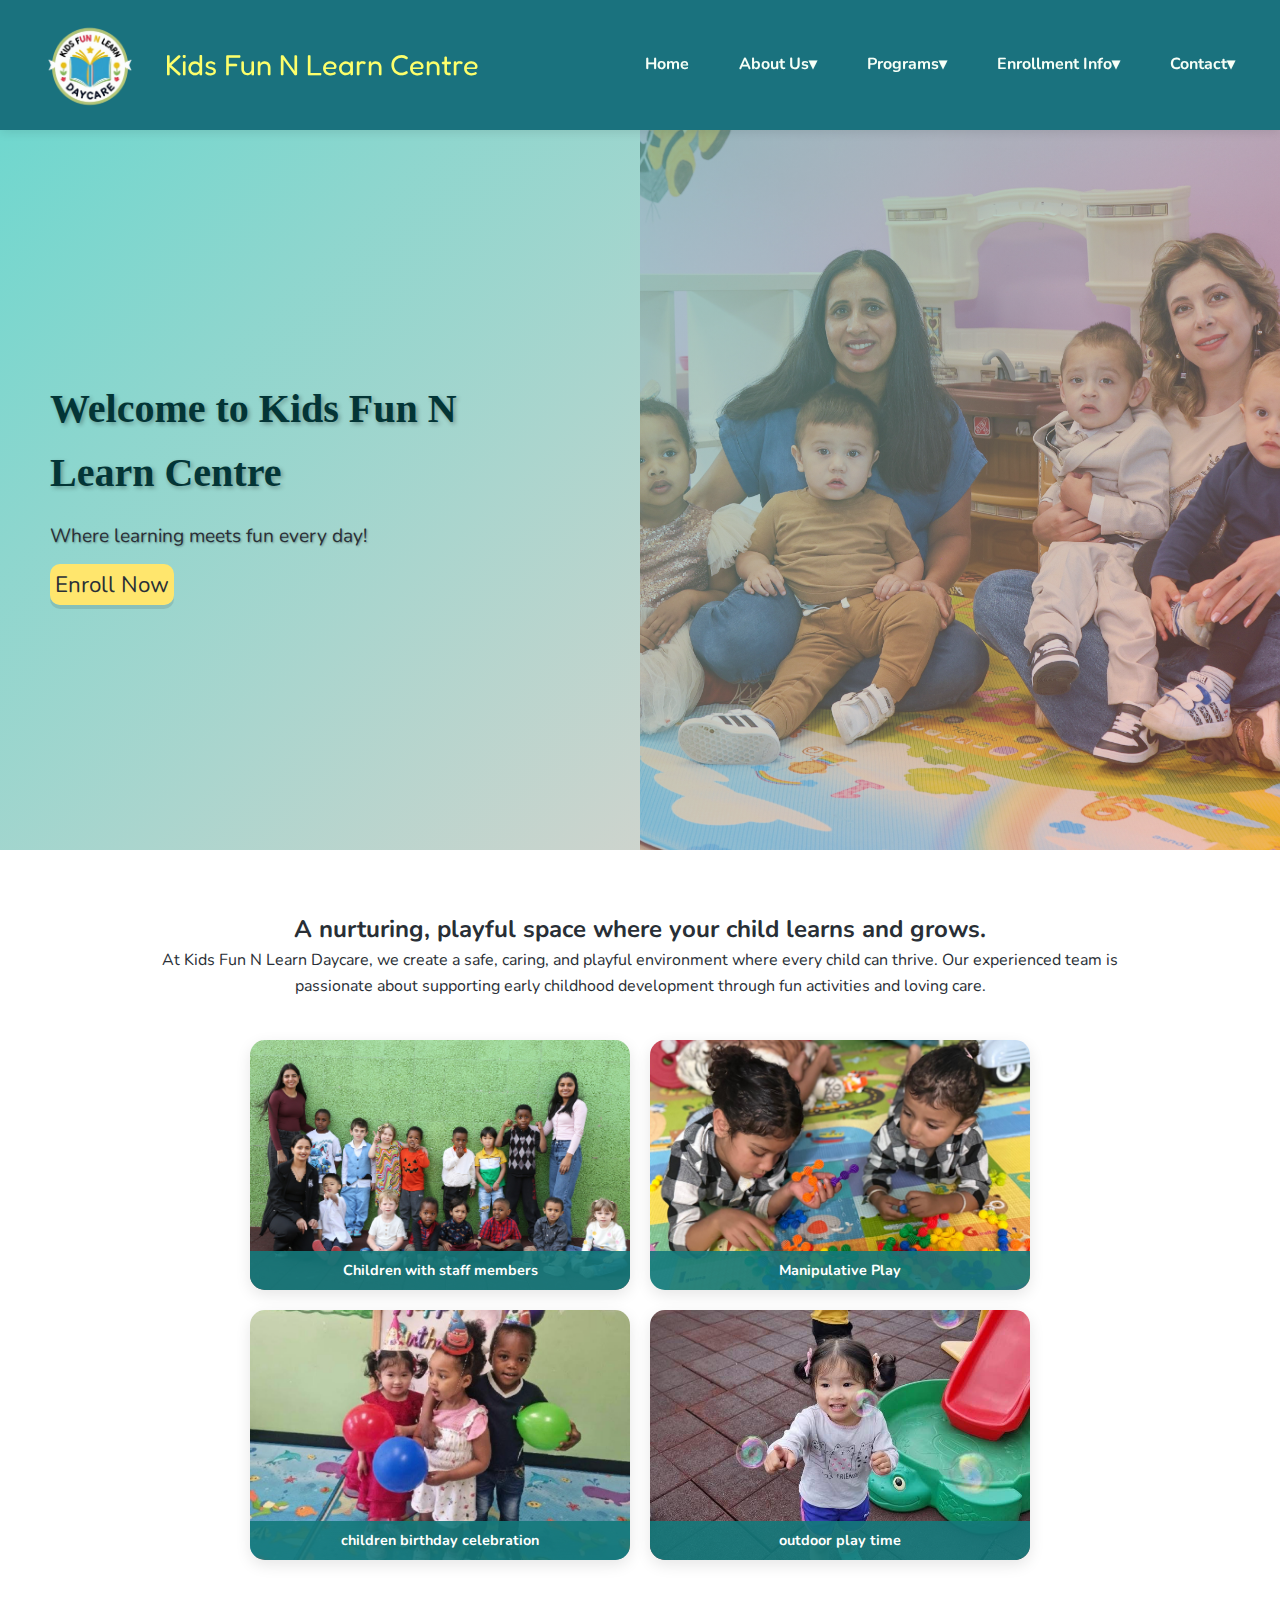
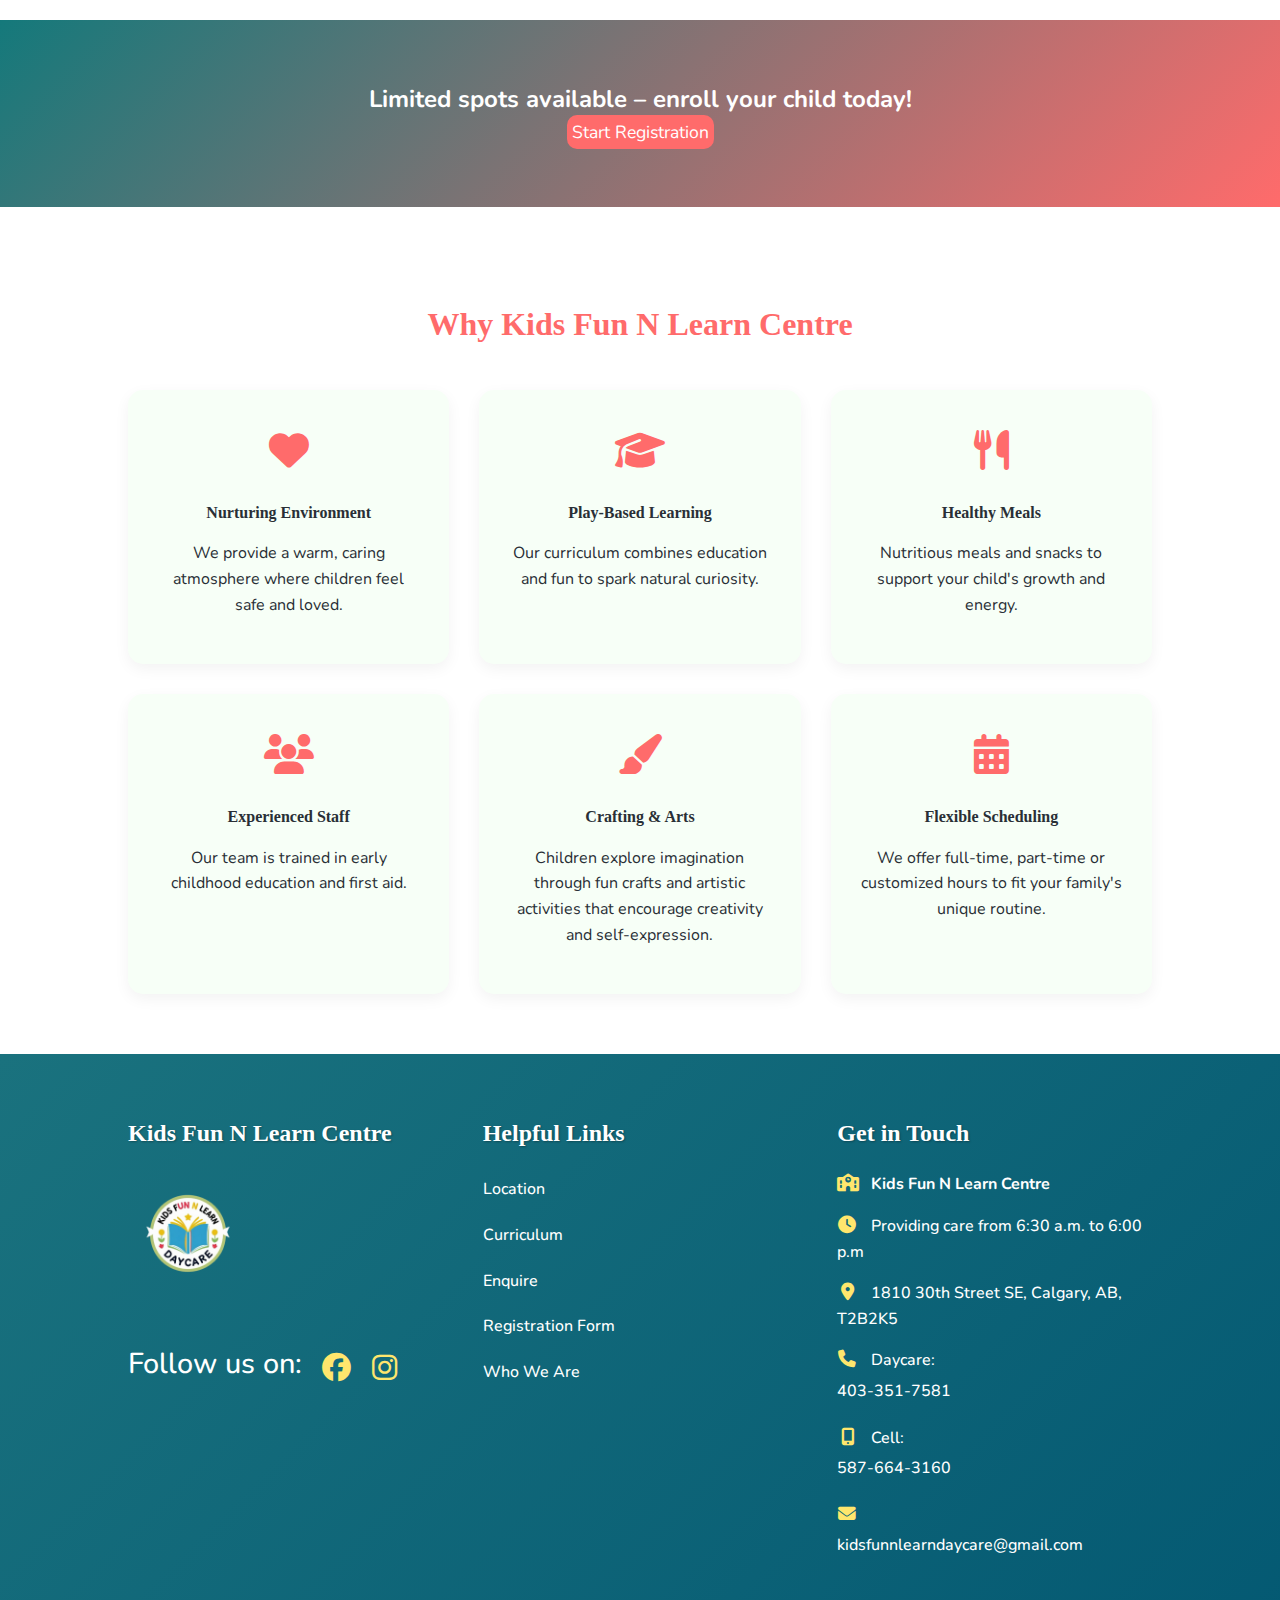
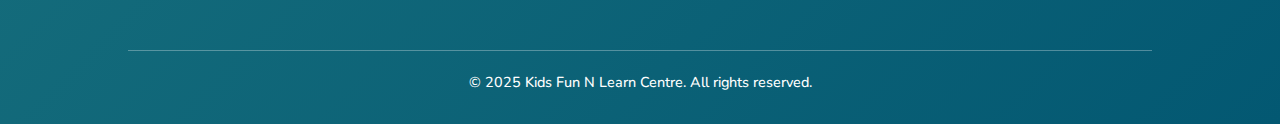
<file: index.html>
<!DOCTYPE html>
<html lang="en">

<head>
  <meta charset="UTF-8" />
  <meta name="viewport" content="width=device-width, initial-scale=1.0" />
  <title>Kids Fun N Learn Centre </title>
  <link rel="stylesheet" href="style.css" />
  <link rel="stylesheet" href="https://cdnjs.cloudflare.com/ajax/libs/font-awesome/6.4.0/css/all.min.css">
  <link href="https://fonts.googleapis.com/css2?family=Fredoka+One&family=Nunito:wght@400;700&display=swap" rel="stylesheet">
</head>

<body>
  <!-- Hidden checkbox for mobile menu toggle -->
  <input type="checkbox" id="mobile-menu-toggle">
  <div class="menu-overlay"></div>

  <header>
    <!-- Logo and title container -->
  <div class="logo-container">
    <div class="logo-wrapper">
      <img src="images/logo.png" alt="Logo" class="logo">
    </div>
    <span class="site-title">Kids Fun N Learn Centre</span>
  </div>

    <!-- Hamburger Menu Button -->
    <label for="mobile-menu-toggle" class="menu-toggle">
      <div class="hamburger-line"></div>
      <div class="hamburger-line"></div>
      <div class="hamburger-line"></div>
    </label>

    <nav>
      <ul class="navbar">
        <li><a href="index.html">Home</a></li>
        
        <li class="dropdown">
          <a href="about.html">About Us▾</a>
          <ul class="dropdown-menu">
            <li><a href="our mission.html">Our Mission</a></li>
            <li><a href="our philosophy.html">Our Philosophy</a></li>
            <li><a href="meet our staff.html">Meet Our Staff</a></li>
          </ul>
        </li>
        
        <li class="dropdown">
          <a href="programs.html">Programs▾</a>
          <ul class="dropdown-menu">
            <li><a href="infant-program.html">Infant Program</a></li>
            <li><a href="toddler-program.html">Toddler Program</a></li>
            <li><a href="preschool-program.html">Preschool Program</a></li>
          </ul>
        </li>

        <li class="dropdown">
          <a href="enrollment.html">Enrollment Info▾</a>
          <ul class="dropdown-menu">
            <li><a href="registration-process.html">Registration Process</a></li>
            <li><a href="fees-forms.html">Fees and Forms</a></li>
          </ul>
        </li>

        <li class="dropdown">
          <a href="contact.html">Contact▾</a>
          <ul class="dropdown-menu">
            <li><a href="contact-form.html">Contact Form</a></li>
            <li><a href="location-map.html">Google Map</a></li>
          </ul>
        </li>
      </ul>
    </nav>
  </header>

  <main>
    <section class="hero">
      <div class="hero-content">
        <h1>Welcome to Kids Fun N Learn Centre</h1>
        <p class="hero-subtitle">Where learning meets fun every day!</p>
        
        <a href="registration-process.html" class="enroll-btn pulse">Enroll Now</a>
      </div>
      <img src="images/image.jpg" alt="Children playing and learning" class="hero-image"/> 
    </section>

    <section class="intro">
      <h3>A nurturing, playful space where your child learns and grows.</h3>
      <p>At Kids Fun N Learn Daycare, we create a safe, caring, and playful environment where every child can thrive. Our experienced team is passionate about supporting early childhood development through fun activities and loving care.</p>
      <div class="image-gallery">
        <div class="img-box">
          <img src="images/Children with staff.jpg" alt="Children with staff members">
          <div class="img-caption">Children with staff members</div>
        </div>
        <div class="img-box">
          <img src="images/Manipulative.jpg" alt="Manipulative">
          <div class="img-caption">Manipulative Play</div>
        </div>
        <div class="img-box">
          <img src="images/children birthday celebration.png" alt="children birthday celebration">
          <div class="img-caption">children birthday celebration</div>
        </div>
        <div class="img-box">
          <img src="images/outdoor play time.png" alt="outdoor play time">
          <div class="img-caption">outdoor play time</div>
        </div>
      </div>
    </section>

    <section class="cta">
      <h3 style="color: white;">Limited spots available – enroll your child today!</h3>
      <a href="registration-process.html" class="start-btn pulse">Start Registration</a>
    </section>

    <section class="why-us">
      <h2>Why Kids Fun N Learn Centre</h2>
      <div class="features">
        <div class="feature-card">
          <div class="feature-icon"><i class="fas fa-heart"></i></div>
          <h4>Nurturing Environment</h4>
          <p>We provide a warm, caring atmosphere where children feel safe and loved.</p>
        </div>
        <div class="feature-card">
          <div class="feature-icon"><i class="fas fa-graduation-cap"></i></div>
          <h4>Play-Based Learning</h4>
          <p>Our curriculum combines education and fun to spark natural curiosity.</p>
        </div>
        <div class="feature-card">
          <div class="feature-icon"><i class="fas fa-utensils"></i></div>
          <h4>Healthy Meals</h4>
          <p>Nutritious meals and snacks to support your child's growth and energy.</p>
        </div>
        <div class="feature-card">
          <div class="feature-icon"><i class="fas fa-users"></i></div>
          <h4>Experienced Staff</h4>
          <p>Our team is trained in early childhood education and first aid.</p>
        </div>
        <div class="feature-card">
          <div class="feature-icon"><i class="fas fa-paint-brush"></i></div>
          <h4>Crafting & Arts</h4>
          <p>Children explore imagination through fun crafts and artistic activities that encourage creativity and self-expression.</p>
        </div>
        <div class="feature-card">
          <div class="feature-icon"><i class="fas fa-calendar-alt"></i></div>
          <h4>Flexible Scheduling</h4>
          <p>We offer full-time, part-time or customized hours to fit your family's unique routine.</p>
        </div>
      </div>
    </section>
  </main>

<footer>
  <div class="footer-content">
    <!-- Left: Logo + Social -->
    <div class="footer-section">
      <h3>Kids Fun N Learn Centre</h3>
      <img src="images/logo.png" alt="Kids Fun N Learn Logo" class="footer-logo">
      <div class="social-icons" style="display: flex; gap: 20px; font-size: 1.8rem;">
        <p>Follow us on:</p>
        <a href="https://facebook.com/" target="_blank">
          <i class="fab fa-facebook"></i>
        </a>
        <a href="https://instagram.com/" target="_blank">
          <i class="fab fa-instagram"></i>
        </a>
      </div> 
    </div>
    
    <!-- Middle: Helpful Links -->
      <div class="footer-section">
        <h3>Helpful Links</h3>
        <ul>
          <li><a href="location-map.html">Location</a></li>        
          <li><a href="programs.html">Curriculum</a></li>
          <li><a href="enrollment.html">Enquire</a></li>
          <li><a href="fees-forms.html">Registration Form</a></li>
          <li><a href="about.html">Who We Are</a></li>
        </ul>    
      </div>

    <!-- Right: Contact -->
    <div class="footer-section">
      <h3>Get in Touch</h3>
      <p><i class="fas fa-school"></i> <strong>Kids Fun N Learn Centre</strong></p>
      <p><i class="fas fa-clock"></i> Providing care from 6:30 a.m. to 6:00 p.m</p>
      <p><i class="fas fa-map-marker-alt"></i> 1810 30th Street SE, Calgary, AB, T2B2K5</p>
      <p><i class="fas fa-phone"></i> Daycare: <a href="tel:403-351-7581">403-351-7581</a></p>
      <p><i class="fas fa-mobile-alt"></i> Cell: <a href="tel:587-664-3160">587-664-3160</a></p>
      <p><i class="fas fa-envelope"></i> <a href="mailto:kidsfunnlearndaycare@gmail.com">kidsfunnlearndaycare@gmail.com</a></p>
    </div>
  </div>
  
  <div class="copyright">
    © 2025 Kids Fun N Learn Centre. All rights reserved.
  </div>
</footer>

</body>
</html>
</file>
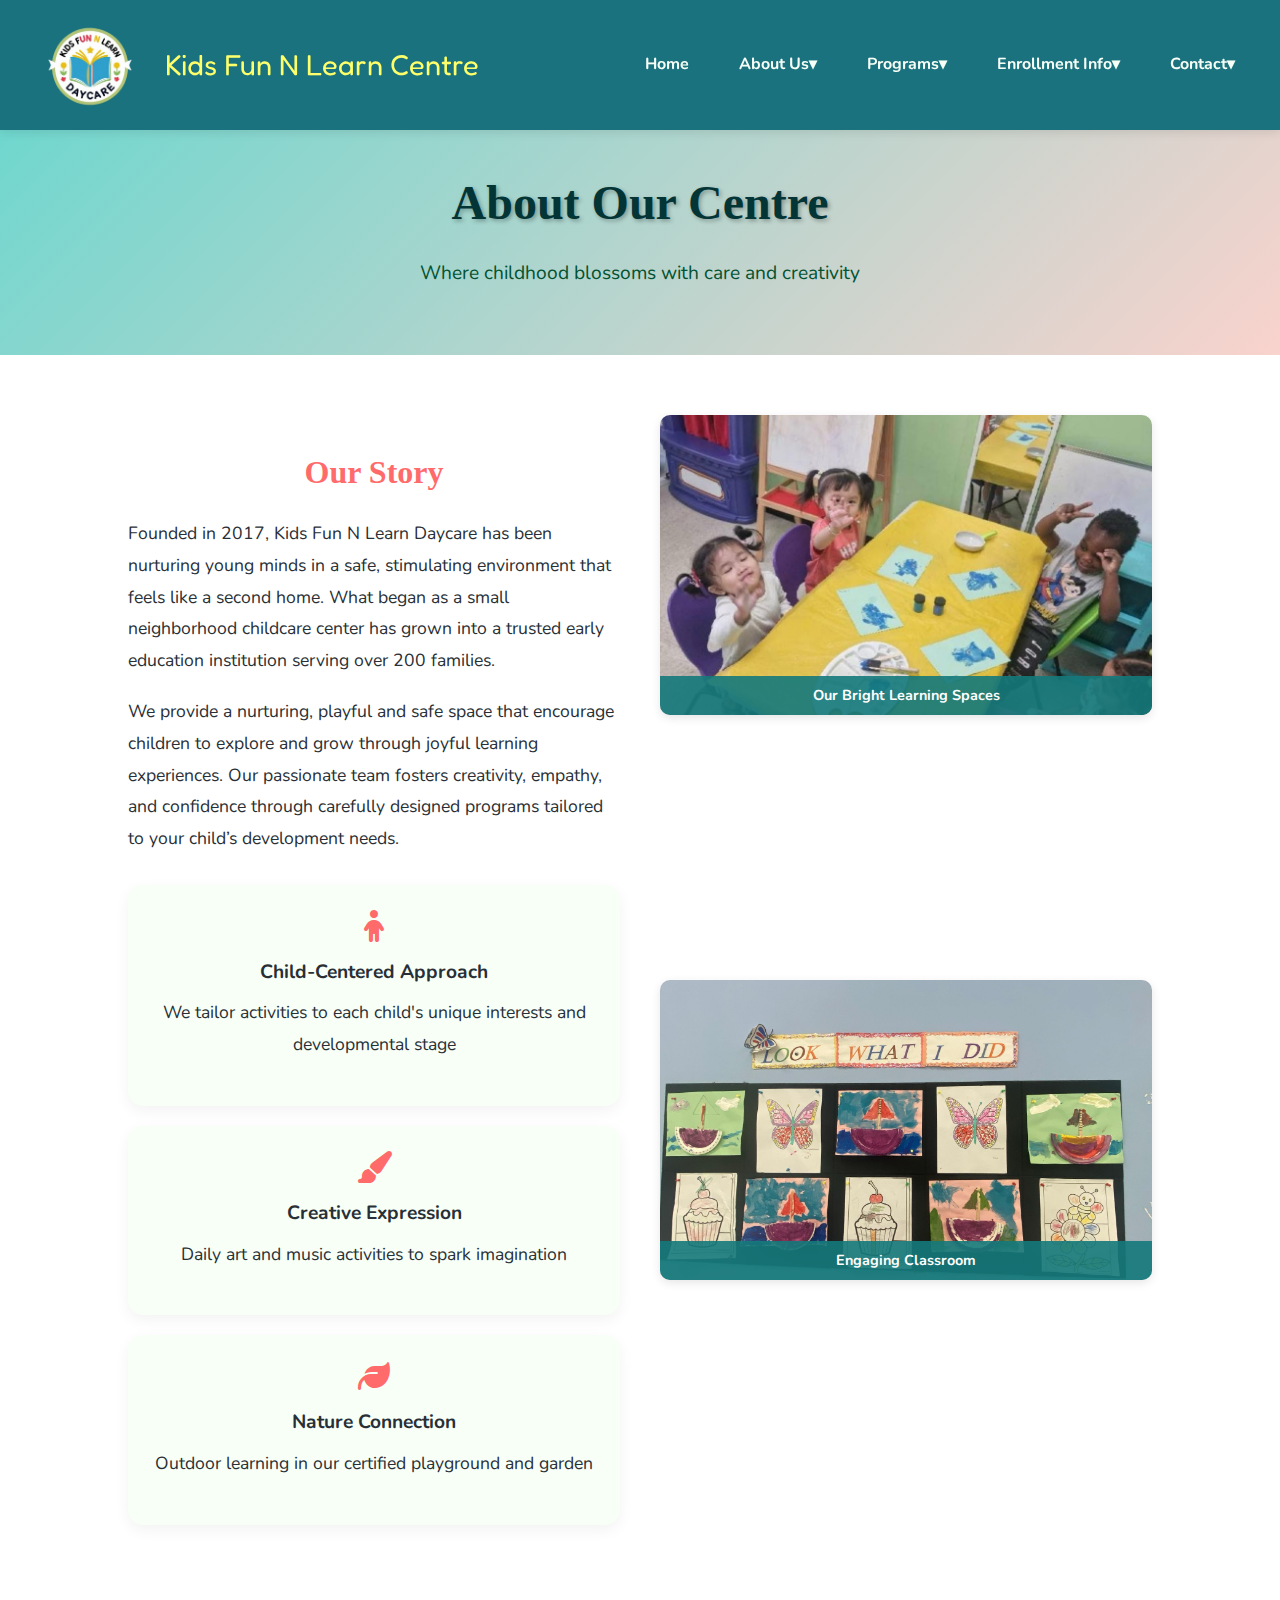
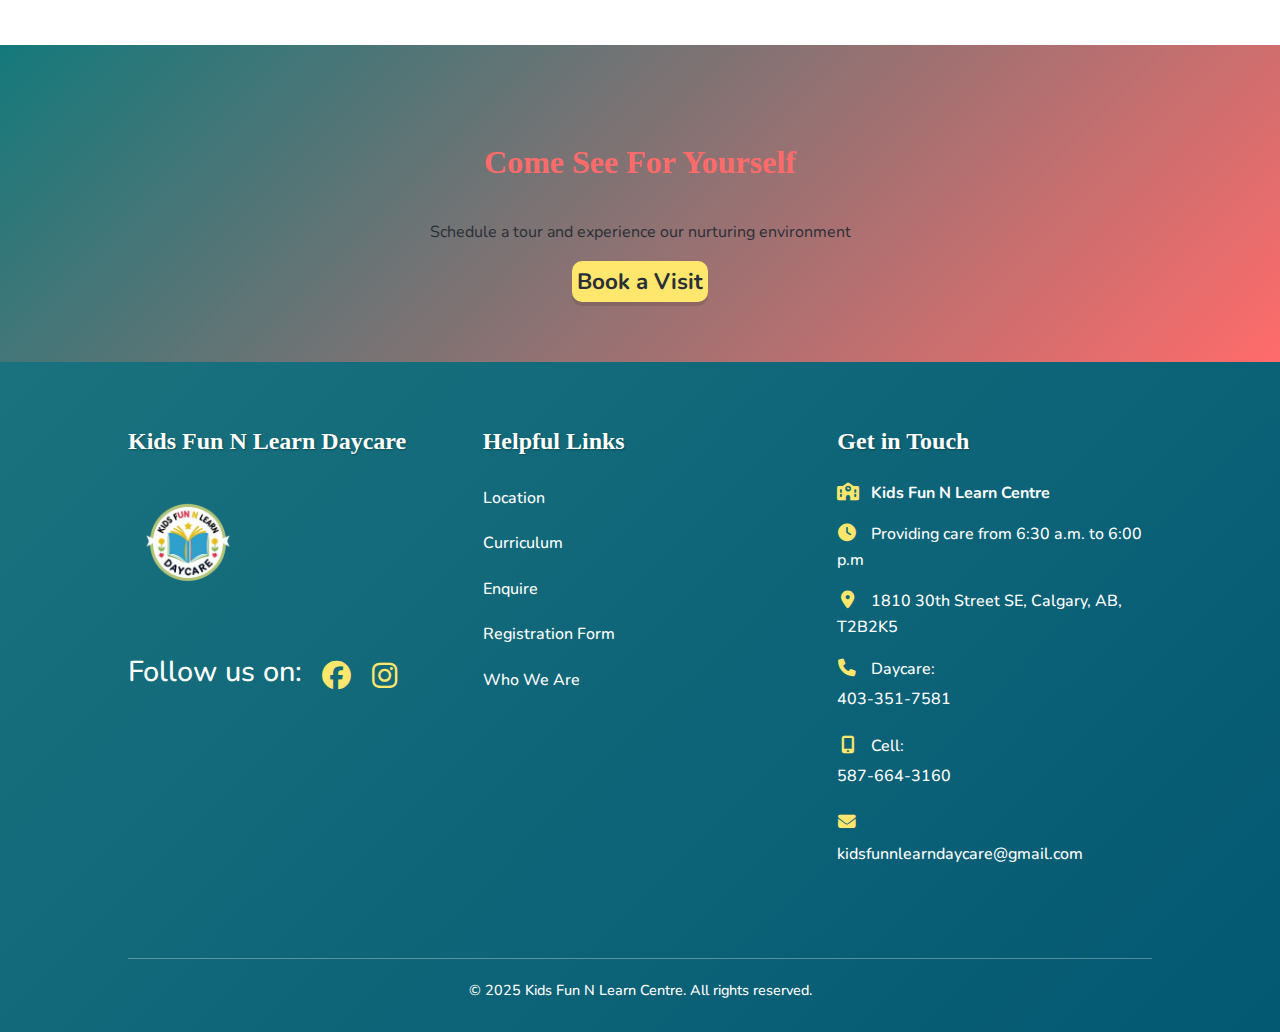
<file: about.html>
<!DOCTYPE html>
<html lang="en">
<head>
  <meta charset="UTF-8">
  <meta name="viewport" content="width=device-width, initial-scale=1.0">
  <title>About Us | Kids Fun N Learn Centre</title>
  <link rel="stylesheet" href="style.css">
  <link rel="stylesheet" href="https://cdnjs.cloudflare.com/ajax/libs/font-awesome/6.4.0/css/all.min.css">
  <link href="https://fonts.googleapis.com/css2?family=Fredoka+One&family=Nunito:wght@400;700&display=swap" rel="stylesheet">
</head>
<body>
  <!-- Hidden checkbox for mobile menu toggle -->
  <input type="checkbox" id="mobile-menu-toggle">
  <div class="menu-overlay"></div>

  <header>
    <!-- Logo and title container -->
  <div class="logo-container">
    <div class="logo-wrapper">
      <img src="images/logo.png" alt="Logo" class="logo">
    </div>
    <span class="site-title">Kids Fun N Learn Centre</span>
  </div>

    <!-- Hamburger Menu Button -->
    <label for="mobile-menu-toggle" class="menu-toggle">
      <div class="hamburger-line"></div>
      <div class="hamburger-line"></div>
      <div class="hamburger-line"></div>
    </label>

    <nav>
      <ul class="navbar">
        <li><a href="index.html">Home</a></li>
        
        <li class="dropdown">
          <a href="about.html">About Us▾</a>
          <ul class="dropdown-menu">
            <li><a href="our mission.html">Our Mission</a></li>
            <li><a href="our philosophy.html">Our Philosophy</a></li>
            <li><a href="meet our staff.html">Meet Our Staff</a></li>
          </ul>
        </li>
        
        <li class="dropdown">
          <a href="programs.html">Programs▾</a>
          <ul class="dropdown-menu">
            <li><a href="infant-program.html">Infant Program</a></li>
            <li><a href="toddler-program.html">Toddler Program</a></li>
            <li><a href="preschool-program.html">Preschool Program</a></li>
          </ul>
        </li>

        <li class="dropdown">
          <a href="enrollment.html">Enrollment Info▾</a>
          <ul class="dropdown-menu">
            <li><a href="registration-process.html">Registration Process</a></li>
            <li><a href="fees-forms.html">Fees and Forms</a></li>
          </ul>
        </li>

        <li class="dropdown">
          <a href="contact.html">Contact▾</a>
          <ul class="dropdown-menu">
            <li><a href="contact-form.html">Contact Form</a></li>
            <li><a href="location-map.html">Google Map</a></li>
          </ul>
        </li>
      </ul>
    </nav>
  </header>

  <main>
    <section class="page-hero">
      <h1>About Our Centre</h1>
      <p class="abouthero-subtitle">Where childhood blossoms with care and creativity</p>
    </section>

    <section class="about-section">
      <div class="about-container">
        <div class="about-content">
          <div class="about-text">
            <h2>Our Story</h2>
            <p>Founded in 2017, Kids Fun N Learn Daycare has been nurturing young minds in a safe, stimulating environment that feels like a second home. What began as a small neighborhood childcare center has grown into a trusted early education institution serving over 200 families.</p>

            <p>We provide a nurturing, playful and safe space that encourage children to explore and grow through joyful learning experiences. Our passionate team fosters creativity, empathy, and confidence through carefully designed programs tailored to your child’s development needs.</p>

            
            <div class="about-features">
              <div class="feature-item">
                <i class="fas fa-child"></i>
                <h3>Child-Centered Approach</h3>
                <p>We tailor activities to each child's unique interests and developmental stage</p>
              </div>
              <div class="feature-item">
                <i class="fas fa-paint-brush"></i>
                <h3>Creative Expression</h3>
                <p>Daily art and music activities to spark imagination</p>
              </div>
              <div class="feature-item">
                <i class="fas fa-leaf"></i>
                <h3>Nature Connection</h3>
                <p>Outdoor learning in our certified playground and garden</p>
              </div>
            </div>
          </div>

          <div class="about-gallery">
            <div class="gallery-item">
              <img src="images/about-us.png" alt="Our daycare facility">
              <div class="img-caption">Our Bright Learning Spaces</div>
            </div>
            <div class="gallery-item">
              <img src="images/about-us2.png" alt="Classroom environment">
              <div class="img-caption">Engaging Classroom</div>
            </div>
          </div>
        </div>
      </div>
    </section>

    <section class="cta">
      <h2>Come See For Yourself</h2>
      <p>Schedule a tour and experience our nurturing environment</p>
      <button class="enroll-btn pulse">Book a Visit</button>
    </section>
  </main>

<footer>
  <div class="footer-content">
    <!-- Left: Logo + Social -->
    <div class="footer-section">
      <h3>Kids Fun N Learn Daycare</h3>
      <img src="images/logo.png" alt="Kids Fun N Learn Logo" class="footer-logo">
      <div class="social-icons" style="display: flex; gap: 20px; font-size: 1.8rem;">
        <p>Follow us on:</p>
        <a href="https://facebook.com/" target="_blank">
          <i class="fab fa-facebook"></i>
        </a>
        <a href="https://instagram.com/" target="_blank">
          <i class="fab fa-instagram"></i>
        </a>
      </div> 
    </div>
    
    <!-- Middle: Helpful Links -->
      <div class="footer-section">
        <h3>Helpful Links</h3>
        <ul>
          <li><a href="location-map.html">Location</a></li>        
          <li><a href="programs.html">Curriculum</a></li>
          <li><a href="enrollment.html">Enquire</a></li>
          <li><a href="fees-forms.html">Registration Form</a></li>
          <li><a href="about.html">Who We Are</a></li>
        </ul>    
      </div>

    <!-- Right: Contact -->
    <div class="footer-section">
      <h3>Get in Touch</h3>
      <p><i class="fas fa-school"></i> <strong>Kids Fun N Learn Centre</strong></p>
      <p><i class="fas fa-clock"></i> Providing care from 6:30 a.m. to 6:00 p.m</p>
      <p><i class="fas fa-map-marker-alt"></i> 1810 30th Street SE, Calgary, AB, T2B2K5</p>
      <p><i class="fas fa-phone"></i> Daycare: <a href="tel:403-351-7581">403-351-7581</a></p>
      <p><i class="fas fa-mobile-alt"></i> Cell: <a href="tel:587-664-3160">587-664-3160</a></p>
      <p><i class="fas fa-envelope"></i> <a href="mailto:kidsfunnlearndaycare@gmail.com">kidsfunnlearndaycare@gmail.com</a></p>
    </div>
  </div>
  
  <div class="copyright">
    © 2025 Kids Fun N Learn Centre. All rights reserved.
  </div>
</footer>
</body>
</html>
</file>
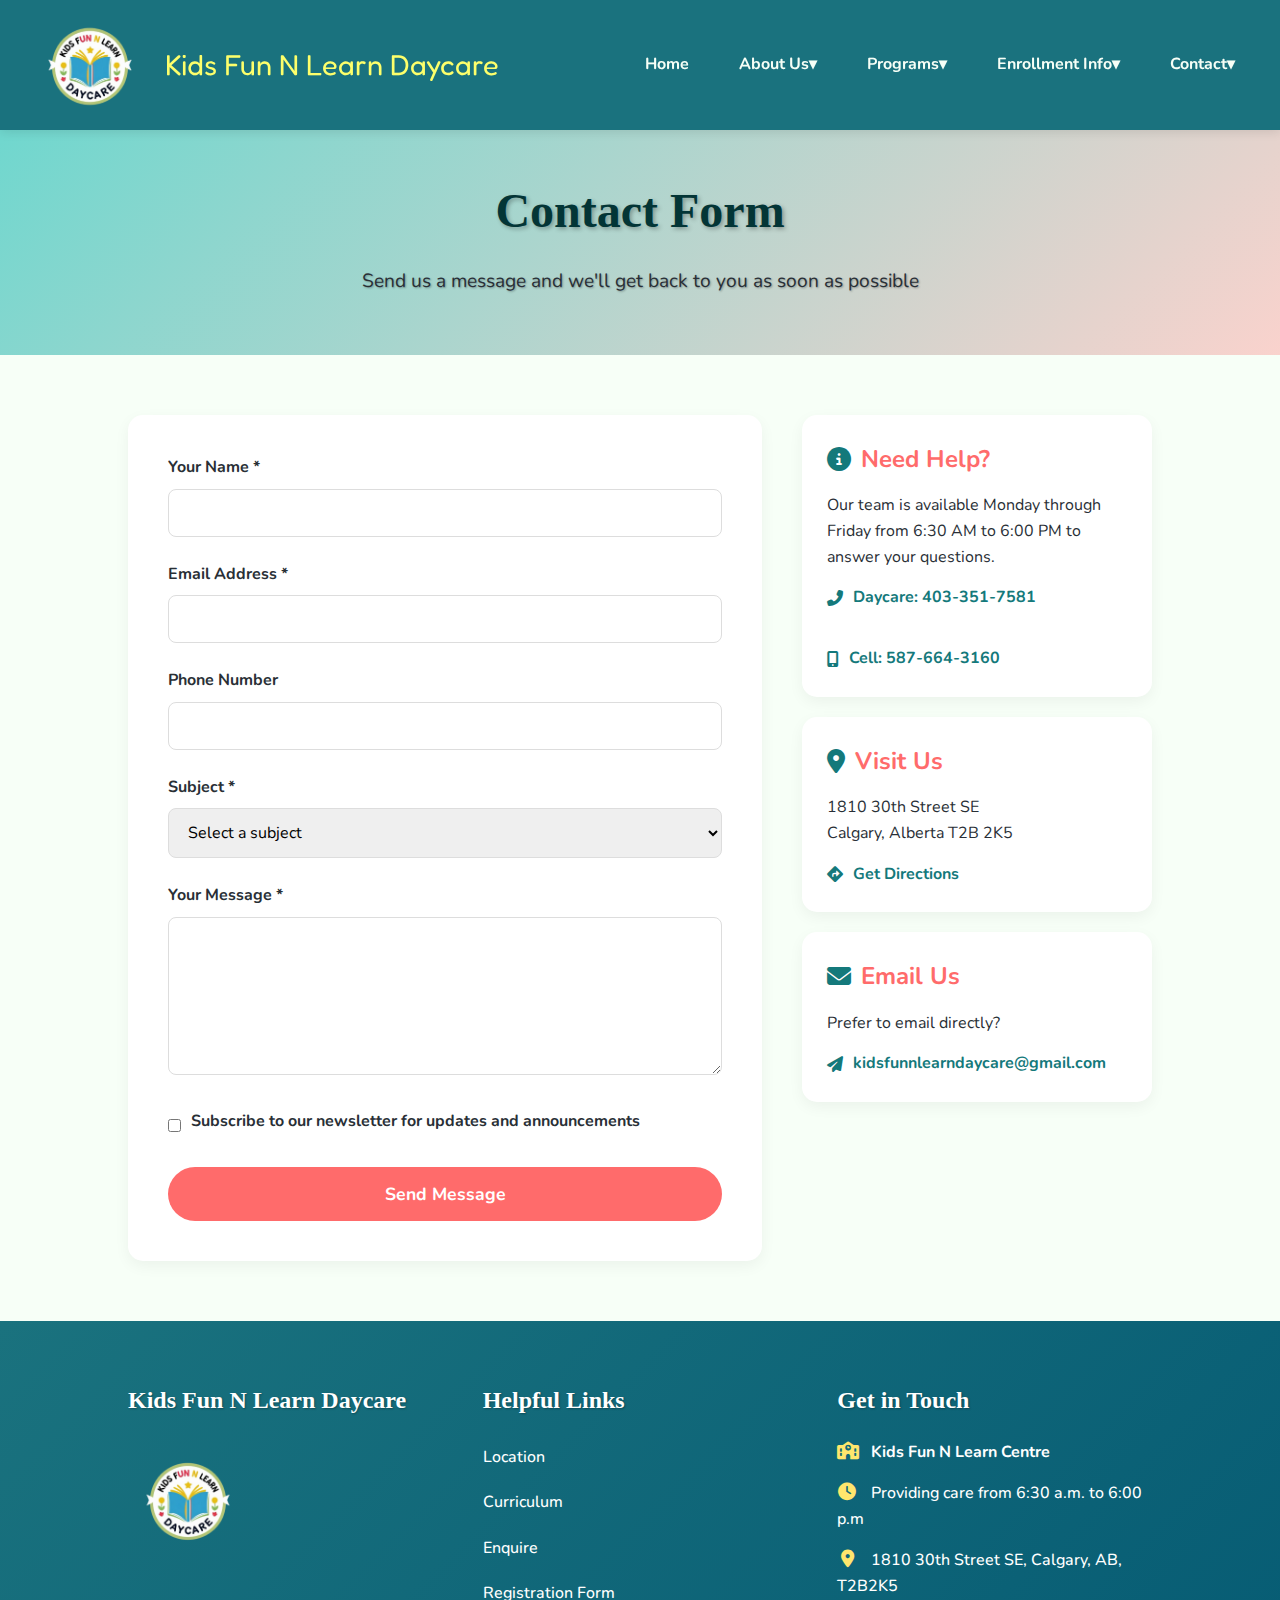
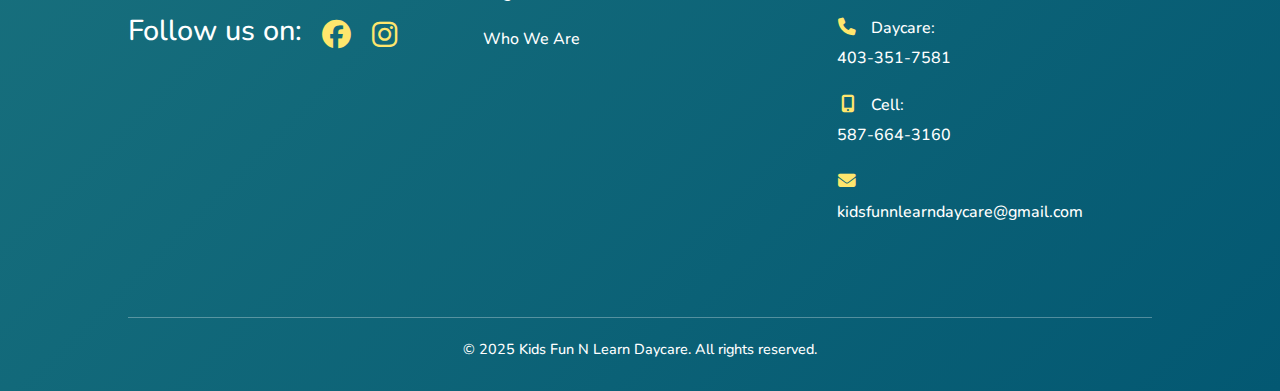
<file: contact-form.html>
<!DOCTYPE html>
<html lang="en">
<head>
  <meta charset="UTF-8">
  <meta name="viewport" content="width=device-width, initial-scale=1.0">
  <title>Contact Form | Kids Fun N Learn Daycare</title>
  <link rel="stylesheet" href="style.css">
  <link rel="stylesheet" href="https://cdnjs.cloudflare.com/ajax/libs/font-awesome/6.4.0/css/all.min.css">
  <link href="https://fonts.googleapis.com/css2?family=Fredoka+One&family=Nunito:wght@400;700&display=swap" rel="stylesheet">
</head>
<body>
  <input type="checkbox" id="mobile-menu-toggle">
  <div class="menu-overlay"></div>

  <header>
    <div class="logo-container">
      <div class="logo-wrapper">
        <img src="images/logo.png" alt="Logo" class="logo">
      </div>
      <span class="site-title">Kids Fun N Learn Daycare</span>
    </div>

    <label for="mobile-menu-toggle" class="menu-toggle">
      <div class="hamburger-line"></div>
      <div class="hamburger-line"></div>
      <div class="hamburger-line"></div>
    </label>

    <nav>
      <ul class="navbar">
        <li><a href="index.html">Home</a></li>
        <li class="dropdown">
          <a href="about.html">About Us▾</a>
          <ul class="dropdown-menu">
            <li><a href="our-mission.html">Our Mission</a></li>
            <li><a href="our-philosophy.html">Our Philosophy</a></li>
            <li><a href="meet-our-staff.html">Meet Our Staff</a></li>
          </ul>
        </li>
        <li class="dropdown">
          <a href="programs.html">Programs▾</a>
          <ul class="dropdown-menu">
            <li><a href="infant-program.html">Infant Program</a></li>
            <li><a href="toddler-program.html">Toddler Program</a></li>
            <li><a href="preschool-program.html">Preschool Program</a></li>
          </ul>
        </li>
        <li class="dropdown">
          <a href="enrollment.html">Enrollment Info▾</a>
          <ul class="dropdown-menu">
            <li><a href="registration-process.html">Registration Process</a></li>
            <li><a href="fees-forms.html">Fees and Forms</a></li>
          </ul>
        </li>
        <li class="dropdown">
          <a href="contact.html">Contact▾</a>
          <ul class="dropdown-menu">
            <li><a href="contact-form.html">Contact Form</a></li>
            <li><a href="location-map.html">Google Map</a></li>
          </ul>
        </li>
      </ul>
    </nav>
  </header>

  <main>
    <section class="page-hero">
      <h1>Contact Form</h1>
      <p class="hero-subtitle">Send us a message and we'll get back to you as soon as possible</p>
    </section>

    <section class="contact-form-section">
      <div class="form-container">
        <form class="contact-form">
          <div class="form-group">
            <label for="name">Your Name *</label>
            <input type="text" id="name" name="name" required>
          </div>
          
          <div class="form-group">
            <label for="email">Email Address *</label>
            <input type="email" id="email" name="email" required>
          </div>
          
          <div class="form-group">
            <label for="phone">Phone Number</label>
            <input type="tel" id="phone" name="phone">
          </div>
          
          <div class="form-group">
            <label for="subject">Subject *</label>
            <select id="subject" name="subject" required>
              <option value="">Select a subject</option>
              <option value="General Inquiry">General Inquiry</option>
              <option value="Tour Request">Tour Request</option>
              <option value="Enrollment Questions">Enrollment Questions</option>
              <option value="Employment">Employment</option>
              <option value="Other">Other</option>
            </select>
          </div>
          
          <div class="form-group">
            <label for="message">Your Message *</label>
            <textarea id="message" name="message" rows="6" required></textarea>
          </div>
          
          <div class="form-group checkbox-group">
            <input type="checkbox" id="newsletter" name="newsletter">
            <label for="newsletter">Subscribe to our newsletter for updates and announcements</label>
          </div>
          
          <button type="submit" class="submit-btn">Send Message</button>
        </form>
        
        <div class="form-sidebar">
          <div class="sidebar-card">
            <h3><i class="fas fa-info-circle"></i> Need Help?</h3>
            <p>Our team is available Monday through Friday from 6:30 AM to 6:00 PM to answer your questions.</p>
            <a href="tel:403-351-7581" class="sidebar-link">
              <i class="fas fa-phone-alt"></i> Daycare: 403-351-7581
            </a>
            <br>
            <a href="tel:587-664-3160" class="sidebar-link">
              <i class="fas fa-mobile-alt"></i> Cell: 587-664-3160
            </a>
          </div>
          
          <div class="sidebar-card">
            <h3><i class="fas fa-map-marker-alt"></i> Visit Us</h3>
            <p>1810 30th Street SE<br>Calgary, Alberta T2B 2K5</p>
            <a href="location-map.html" class="sidebar-link">
              <i class="fas fa-directions"></i> Get Directions
            </a>
          </div>
          
          <div class="sidebar-card">
            <h3><i class="fas fa-envelope"></i> Email Us</h3>
            <p>Prefer to email directly?</p>
            <a href="mailto:kidsfunnlearndaycare@gmail.com" class="sidebar-link">
              <i class="fas fa-paper-plane"></i> kidsfunnlearndaycare@gmail.com
            </a>
          </div>
        </div>
      </div>
    </section>
  </main>

<footer>
  <div class="footer-content">
    <!-- Left: Logo + Social -->
    <div class="footer-section">
      <h3>Kids Fun N Learn Daycare</h3>
      <img src="images/logo.png" alt="Kids Fun N Learn Logo" class="footer-logo">
      <div class="social-icons" style="display: flex; gap: 20px; font-size: 1.8rem;">
        <p>Follow us on:</p>
        <a href="https://facebook.com/" target="_blank">
          <i class="fab fa-facebook"></i>
        </a>
        <a href="https://instagram.com/" target="_blank">
          <i class="fab fa-instagram"></i>
        </a>
      </div> 
    </div>
    
    <!-- Middle: Helpful Links -->
      <div class="footer-section">
        <h3>Helpful Links</h3>
        <ul>
          <li><a href="location-map.html">Location</a></li>        
          <li><a href="programs.html">Curriculum</a></li>
          <li><a href="enrollment.html">Enquire</a></li>
          <li><a href="fees-forms.html">Registration Form</a></li>
          <li><a href="about.html">Who We Are</a></li>
        </ul>    
      </div>

    <!-- Right: Contact -->
    <div class="footer-section">
      <h3>Get in Touch</h3>
      <p><i class="fas fa-school"></i> <strong>Kids Fun N Learn Centre</strong></p>
      <p><i class="fas fa-clock"></i> Providing care from 6:30 a.m. to 6:00 p.m</p>
      <p><i class="fas fa-map-marker-alt"></i> 1810 30th Street SE, Calgary, AB, T2B2K5</p>
      <p><i class="fas fa-phone"></i> Daycare: <a href="tel:403-351-7581">403-351-7581</a></p>
      <p><i class="fas fa-mobile-alt"></i> Cell: <a href="tel:587-664-3160">587-664-3160</a></p>
      <p><i class="fas fa-envelope"></i> <a href="mailto:kidsfunnlearndaycare@gmail.com">kidsfunnlearndaycare@gmail.com</a></p>
    </div>
  </div>
  
  <div class="copyright">
    © 2025 Kids Fun N Learn Daycare. All rights reserved.
  </div>
</footer>
</body>
</html>
</file>
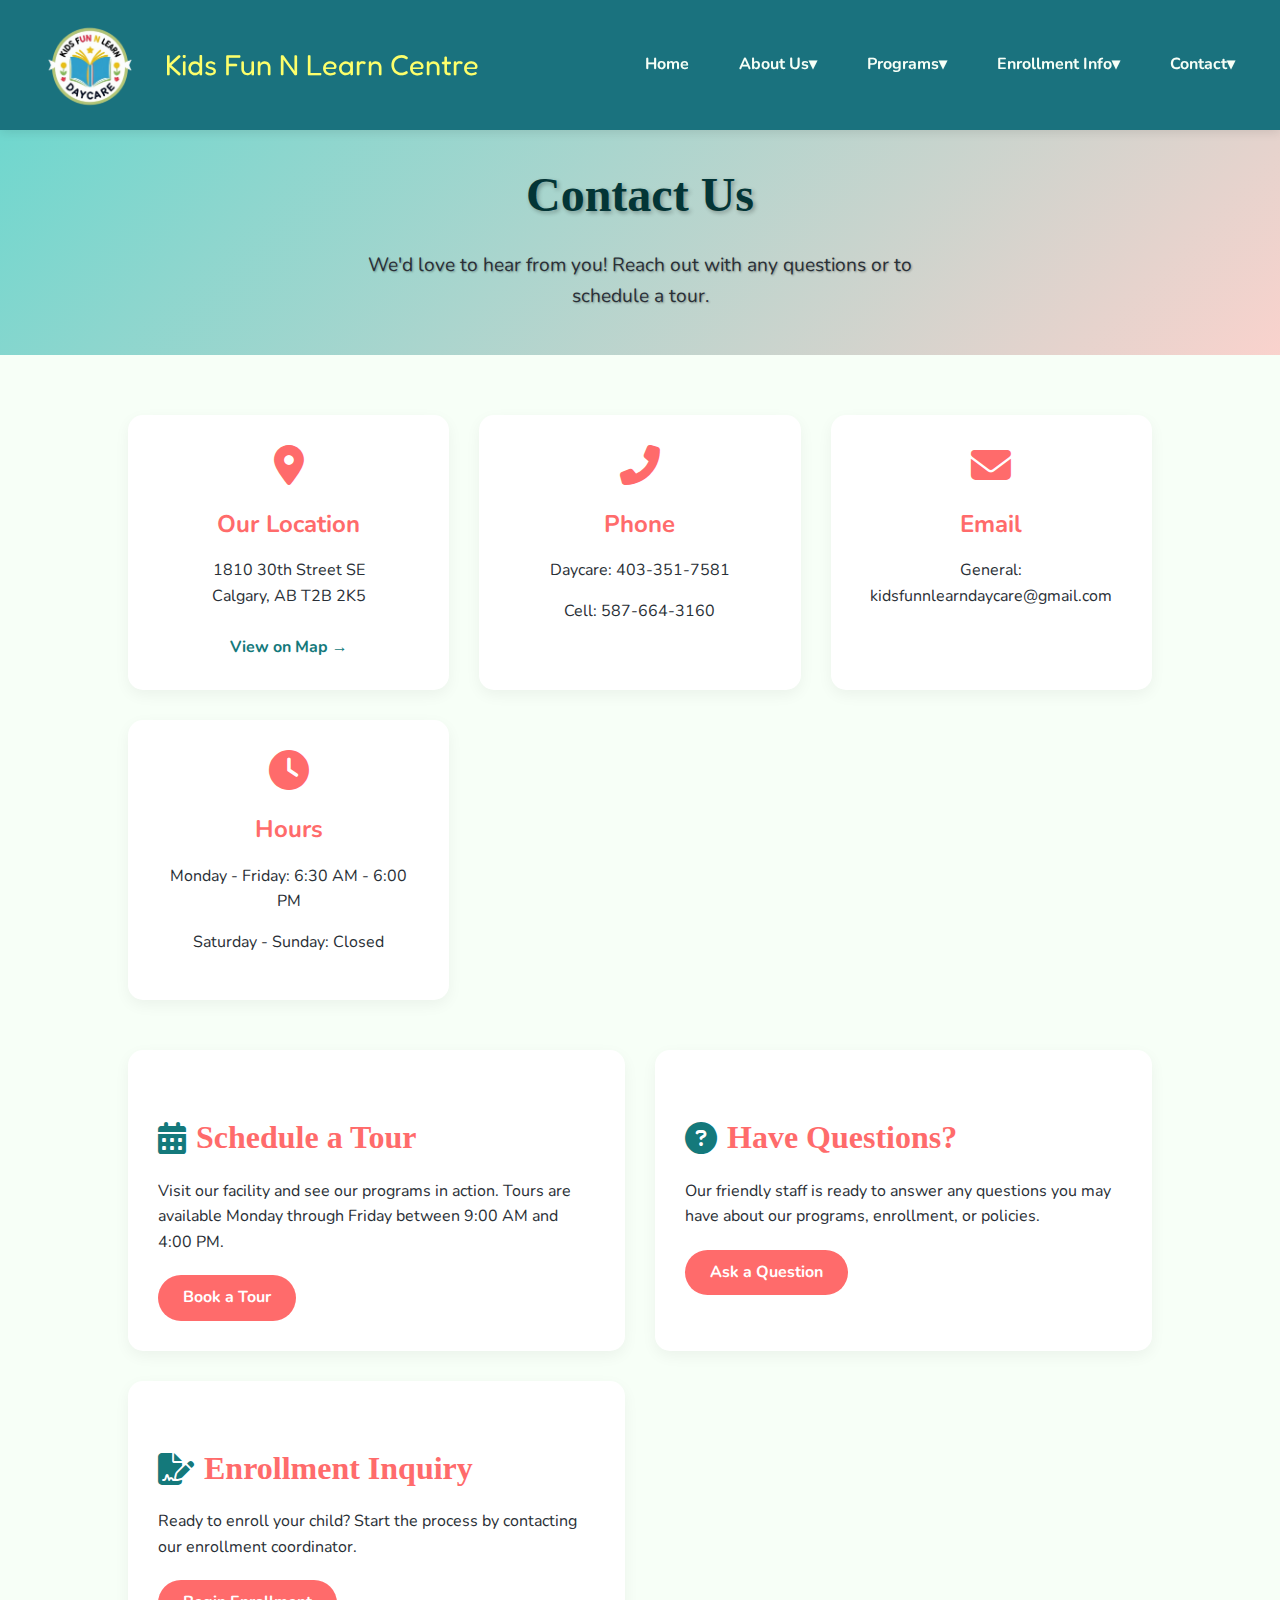
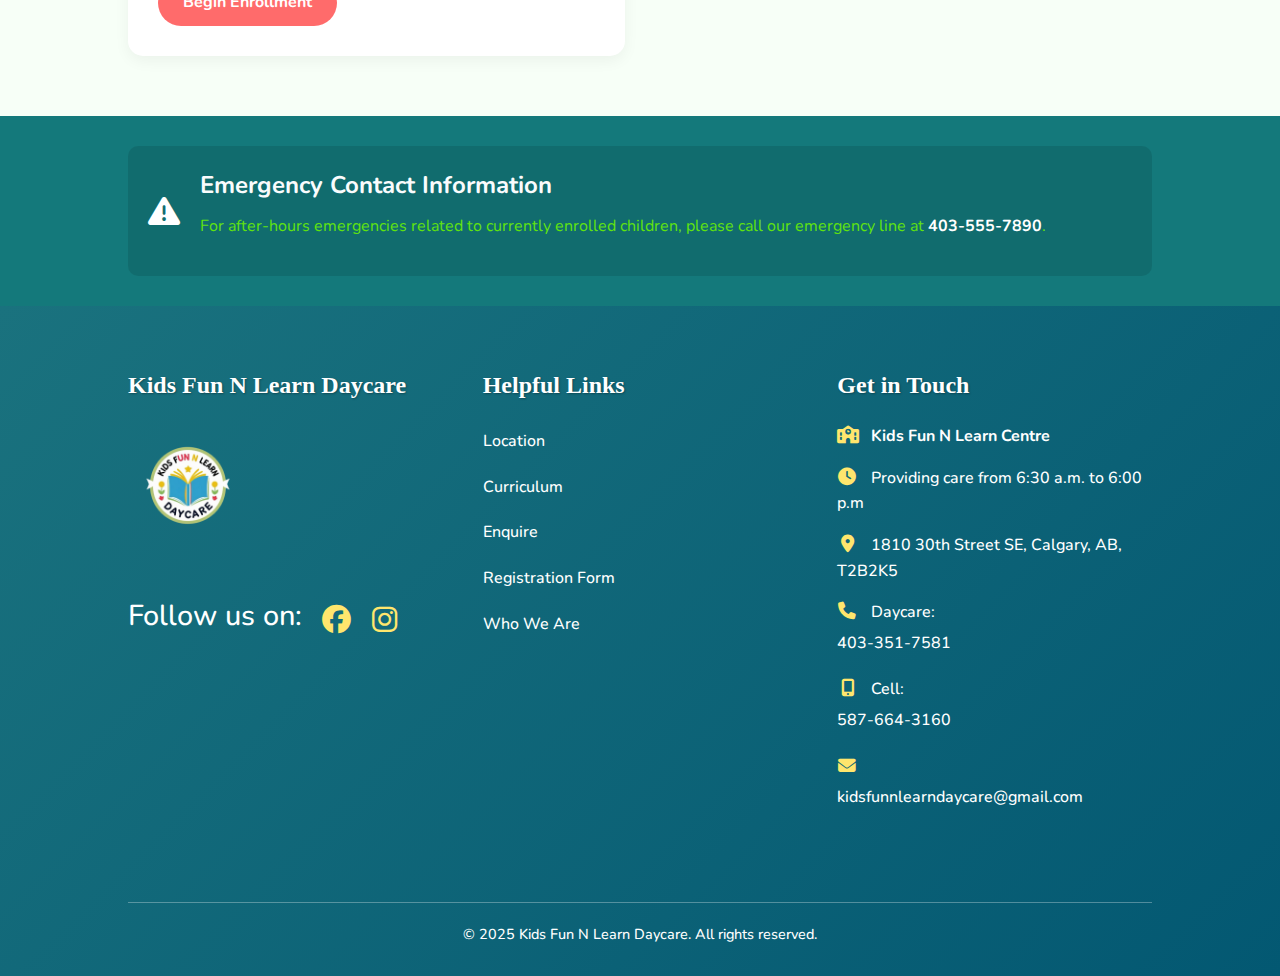
<file: contact.html>
<!DOCTYPE html>
<html lang="en">
<head>
  <meta charset="UTF-8">
  <meta name="viewport" content="width=device-width, initial-scale=1.0">
  <title>Contact Us | Kids Fun N Learn Centre</title>
  <link rel="stylesheet" href="style.css">
  <link rel="stylesheet" href="https://cdnjs.cloudflare.com/ajax/libs/font-awesome/6.4.0/css/all.min.css">
  <link href="https://fonts.googleapis.com/css2?family=Fredoka+One&family=Nunito:wght@400;700&display=swap" rel="stylesheet">
</head>
<body>
  <input type="checkbox" id="mobile-menu-toggle">
  <div class="menu-overlay"></div>

  <header>
    <div class="logo-container">
      <div class="logo-wrapper">
        <img src="images/logo.png" alt="Logo" class="logo">
      </div>
      <span class="site-title">Kids Fun N Learn Centre</span>
    </div>

    <label for="mobile-menu-toggle" class="menu-toggle">
      <div class="hamburger-line"></div>
      <div class="hamburger-line"></div>
      <div class="hamburger-line"></div>
    </label>

    <nav>
      <ul class="navbar">
        <li><a href="index.html">Home</a></li>
        <li class="dropdown">
          <a href="about.html">About Us▾</a>
          <ul class="dropdown-menu">
            <li><a href="our-mission.html">Our Mission</a></li>
            <li><a href="our-philosophy.html">Our Philosophy</a></li>
            <li><a href="meet-our-staff.html">Meet Our Staff</a></li>
          </ul>
        </li>
        <li class="dropdown">
          <a href="programs.html">Programs▾</a>
          <ul class="dropdown-menu">
            <li><a href="infant-program.html">Infant Program</a></li>
            <li><a href="toddler-program.html">Toddler Program</a></li>
            <li><a href="preschool-program.html">Preschool Program</a></li>
          </ul>
        </li>
        <li class="dropdown">
          <a href="enrollment.html">Enrollment Info▾</a>
          <ul class="dropdown-menu">
            <li><a href="registration-process.html">Registration Process</a></li>
            <li><a href="fees-forms.html">Fees and Forms</a></li>
          </ul>
        </li>
        <li class="dropdown">
          <a href="contact.html">Contact▾</a>
          <ul class="dropdown-menu">
            <li><a href="contact-form.html">Contact Form</a></li>
            <li><a href="location-map.html">Google Map</a></li>
          </ul>
        </li>
      </ul>
    </nav>
  </header>

  <main>
    <section class="page-hero">
      <h1>Contact Us</h1>
      <p class="hero-subtitle">We'd love to hear from you! Reach out with any questions or to schedule a tour.</p>
    </section>

    <section class="contact-main">
      <div class="contact-container">
        <div class="contact-info">
        <div class="info-card">
          <i class="fas fa-map-marker-alt"></i>
          <h3>Our Location</h3>
          <p>1810 30th Street SE<br>Calgary, AB T2B 2K5</p>
          <a href="location-map.html" class="info-link">View on Map →</a>
        </div>

        <div class="info-card">
          <i class="fas fa-phone-alt"></i>
          <h3>Phone</h3>
          <p>Daycare: <a href="tel:403-351-7581">403-351-7581</a></p>
          <p>Cell: <a href="tel:587-664-3160">587-664-3160</a></p>
        </div>

        <div class="info-card">
          <i class="fas fa-envelope"></i>
          <h3>Email</h3>
          <p>General: <a href="mailto:kidsfunnlearndaycare@gmail.com">kidsfunnlearndaycare@gmail.com</a></p>
        </div>

        <div class="info-card">
          <i class="fas fa-clock"></i>
          <h3>Hours</h3>
          <p>Monday - Friday: 6:30 AM - 6:00 PM</p>
          <p>Saturday - Sunday: Closed</p>
        </div>
        </div>

        <div class="contact-options">
          <div class="contact-option">
            <h2><i class="fas fa-calendar-alt"></i> Schedule a Tour</h2>
            <p>Visit our facility and see our programs in action. Tours are available Monday through Friday between 9:00 AM and 4:00 PM.</p>
            <a href="contact-form.html?subject=Tour%20Request" class="option-btn">Book a Tour</a>
          </div>
          
          <div class="contact-option">
            <h2><i class="fas fa-question-circle"></i> Have Questions?</h2>
            <p>Our friendly staff is ready to answer any questions you may have about our programs, enrollment, or policies.</p>
            <a href="contact-form.html" class="option-btn">Ask a Question</a>
          </div>
          
          <div class="contact-option">
            <h2><i class="fas fa-file-signature"></i> Enrollment Inquiry</h2>
            <p>Ready to enroll your child? Start the process by contacting our enrollment coordinator.</p>
            <a href="contact-form.html?subject=Enrollment%20Inquiry" class="option-btn">Begin Enrollment</a>
          </div>
        </div>
      </div>
    </section>

    <section class="emergency-notice">
      <div class="container">
        <div class="notice-content">
          <i class="fas fa-exclamation-triangle"></i>
          <div>
            <h3>Emergency Contact Information</h3>
            <p style="color: #60e30f;">For after-hours emergencies related to currently enrolled children, please call our emergency line at <a href="tel:403-555-7890">403-555-7890</a>.</p>
          </div>
        </div>
      </div>
    </section>
  </main>

<footer>
  <div class="footer-content">
    <!-- Left: Logo + Social -->
    <div class="footer-section">
      <h3>Kids Fun N Learn Daycare</h3>
      <img src="images/logo.png" alt="Kids Fun N Learn Logo" class="footer-logo">
      <div class="social-icons" style="display: flex; gap: 20px; font-size: 1.8rem;">
        <p>Follow us on:</p>
        <a href="https://facebook.com/" target="_blank">
          <i class="fab fa-facebook"></i>
        </a>
        <a href="https://instagram.com/" target="_blank">
          <i class="fab fa-instagram"></i>
        </a>
      </div> 
    </div>
    
    <!-- Middle: Helpful Links -->
      <div class="footer-section">
        <h3>Helpful Links</h3>
        <ul>
          <li><a href="location-map.html">Location</a></li>        
          <li><a href="programs.html">Curriculum</a></li>
          <li><a href="enrollment.html">Enquire</a></li>
          <li><a href="fees-forms.html">Registration Form</a></li>
          <li><a href="about.html">Who We Are</a></li>
        </ul>    
      </div>

    <!-- Right: Contact -->
    <div class="footer-section">
      <h3>Get in Touch</h3>
      <p><i class="fas fa-school"></i> <strong>Kids Fun N Learn Centre</strong></p>
      <p><i class="fas fa-clock"></i> Providing care from 6:30 a.m. to 6:00 p.m</p>
      <p><i class="fas fa-map-marker-alt"></i> 1810 30th Street SE, Calgary, AB, T2B2K5</p>
      <p><i class="fas fa-phone"></i> Daycare: <a href="tel:403-351-7581">403-351-7581</a></p>
      <p><i class="fas fa-mobile-alt"></i> Cell: <a href="tel:587-664-3160">587-664-3160</a></p>
      <p><i class="fas fa-envelope"></i> <a href="mailto:kidsfunnlearndaycare@gmail.com">kidsfunnlearndaycare@gmail.com</a></p>
    </div>
  </div>
  
  <div class="copyright">
    © 2025 Kids Fun N Learn Daycare. All rights reserved.
  </div>
</footer>
</body>
</html>
</file>
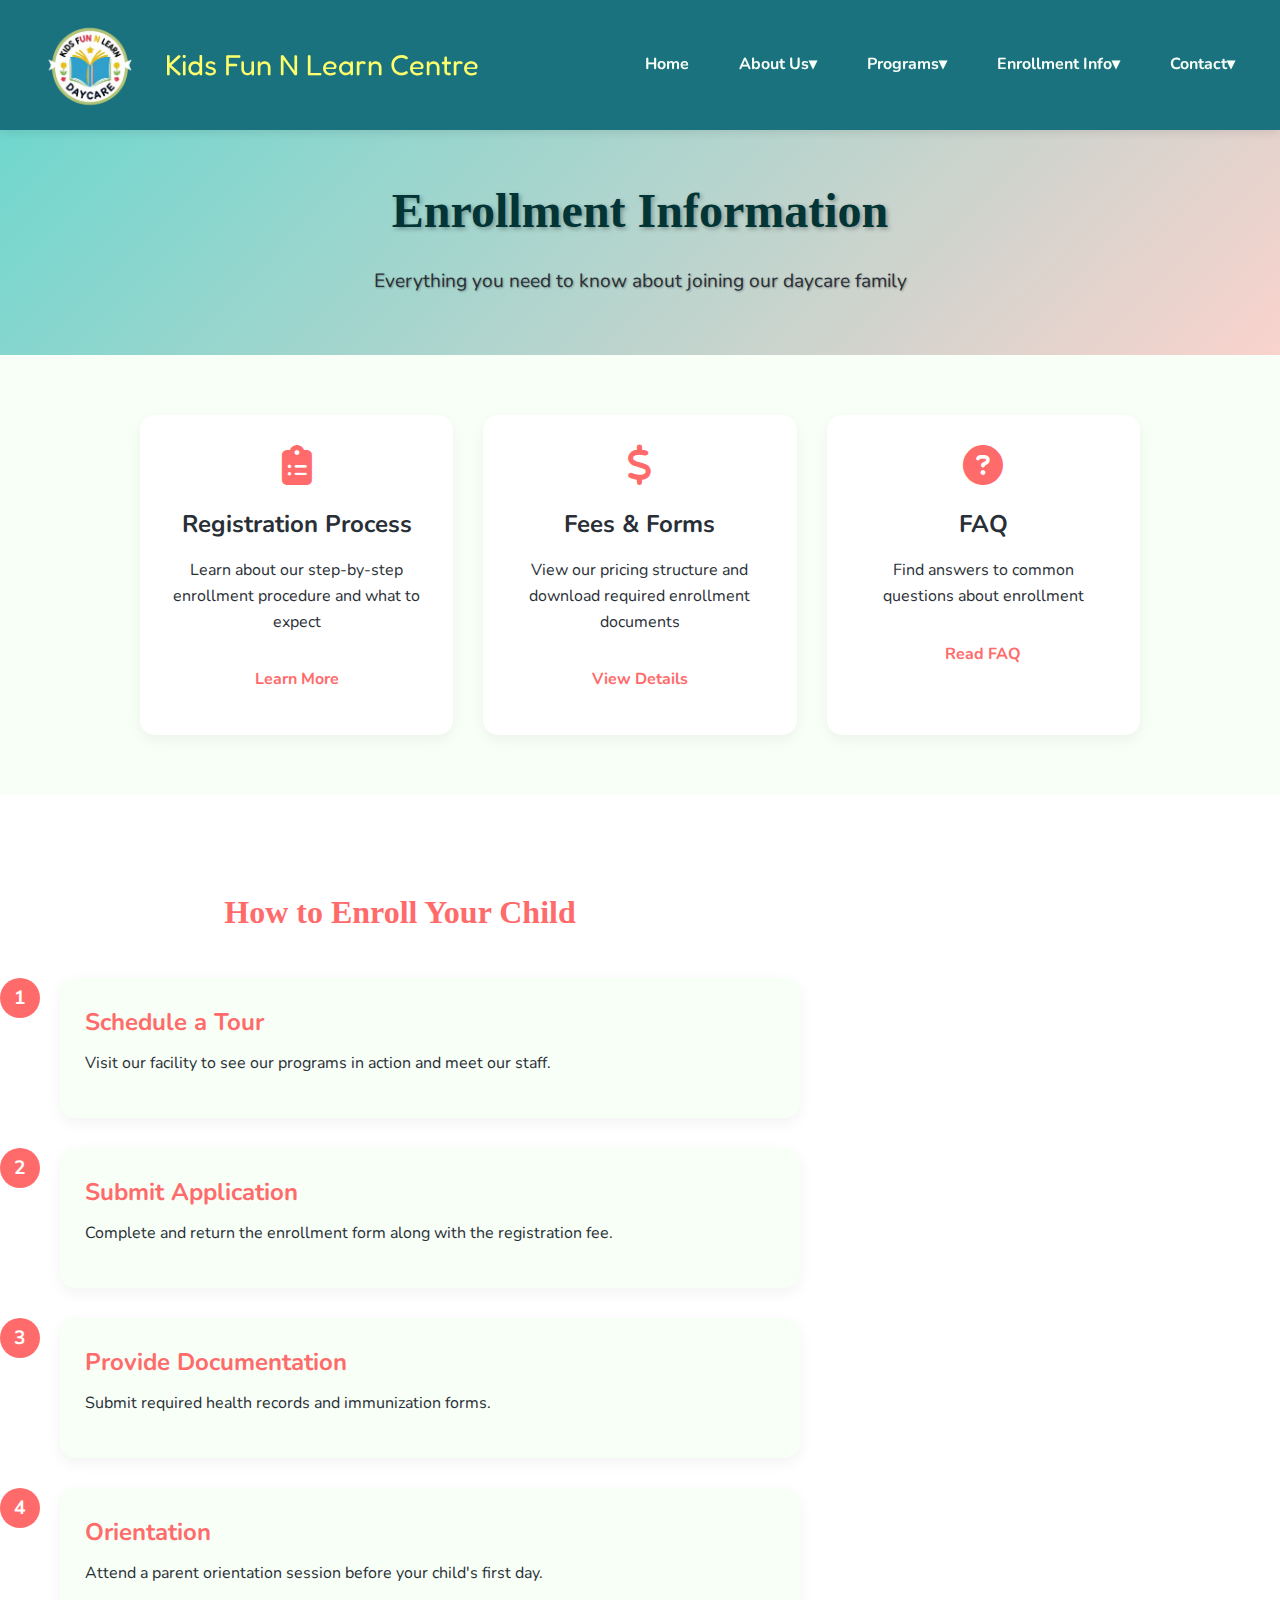
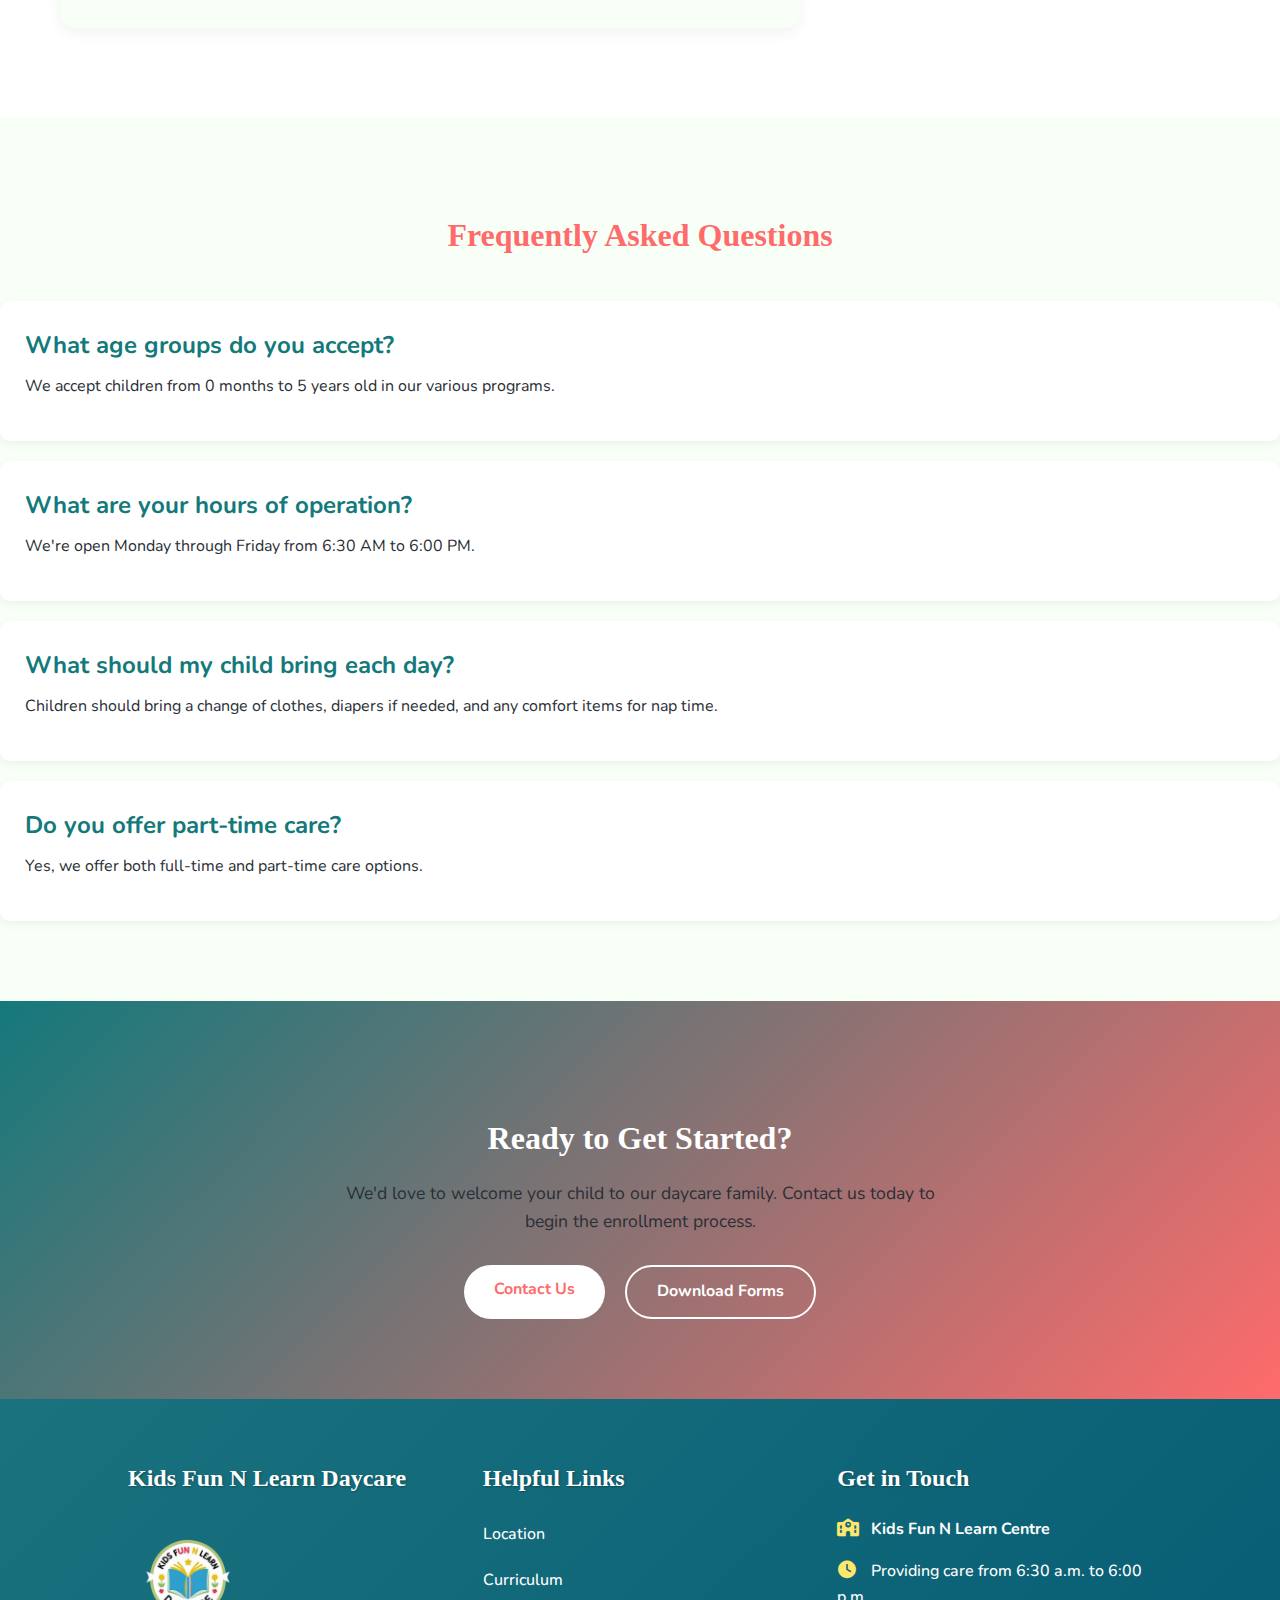
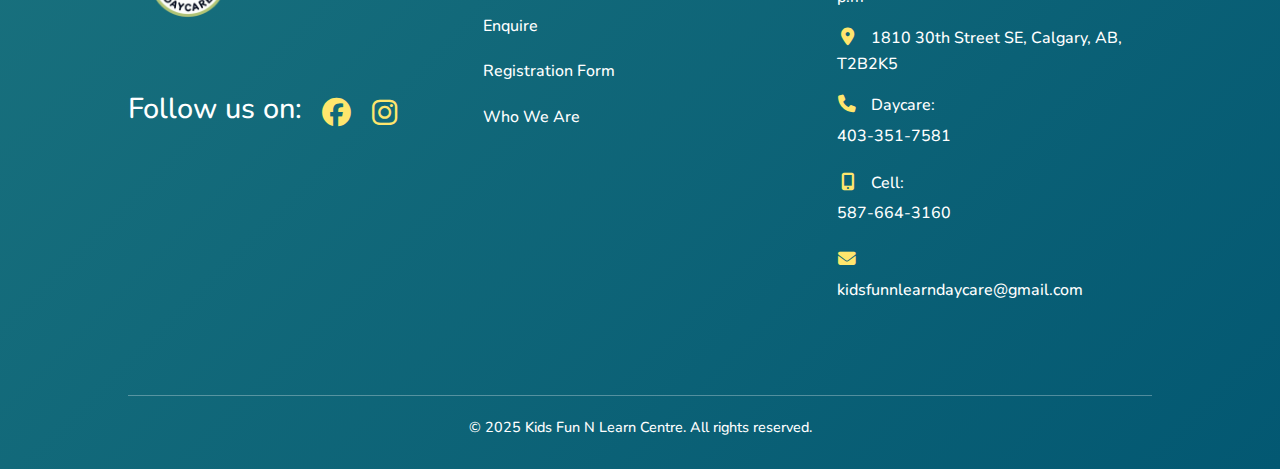
<file: enrollment.html>
<!DOCTYPE html>
<html lang="en">
<head>
  <meta charset="UTF-8">
  <meta name="viewport" content="width=device-width, initial-scale=1.0">
  <title>Enrollment Information | Kids Fun N Learn Centre</title>
  <link rel="stylesheet" href="style.css">
  <link rel="stylesheet" href="https://cdnjs.cloudflare.com/ajax/libs/font-awesome/6.4.0/css/all.min.css">
  <link href="https://fonts.googleapis.com/css2?family=Fredoka+One&family=Nunito:wght@400;700&display=swap" rel="stylesheet">
</head>
<body>
  <input type="checkbox" id="mobile-menu-toggle">
  <div class="menu-overlay"></div>

  <header>
    <div class="logo-container">
      <div class="logo-wrapper">
        <img src="images/logo.png" alt="Logo" class="logo">
      </div>
      <span class="site-title">Kids Fun N Learn Centre</span>
    </div>

    <label for="mobile-menu-toggle" class="menu-toggle">
      <div class="hamburger-line"></div>
      <div class="hamburger-line"></div>
      <div class="hamburger-line"></div>
    </label>

    <nav>
      <ul class="navbar">
        <li><a href="index.html">Home</a></li>
        <li class="dropdown">
          <a href="about.html">About Us▾</a>
          <ul class="dropdown-menu">
            <li><a href="our-mission.html">Our Mission</a></li>
            <li><a href="our-philosophy.html">Our Philosophy</a></li>
            <li><a href="meet-our-staff.html">Meet Our Staff</a></li>
          </ul>
        </li>
        <li class="dropdown">
          <a href="programs.html">Programs▾</a>
          <ul class="dropdown-menu">
            <li><a href="infant-program.html">Infant Program</a></li>
            <li><a href="toddler-program.html">Toddler Program</a></li>
            <li><a href="preschool-program.html">Preschool Program</a></li>
          </ul>
        </li>
        <li class="dropdown">
          <a href="enrollment.html">Enrollment Info▾</a>
          <ul class="dropdown-menu">
            <li><a href="registration-process.html">Registration Process</a></li>
            <li><a href="fees-forms.html">Fees and Forms</a></li>
          </ul>
        </li>
        <li class="dropdown">
          <a href="contact.html">Contact▾</a>
          <ul class="dropdown-menu">
            <li><a href="contact-form.html">Contact Form</a></li>
            <li><a href="location-map.html">Google Map</a></li>
          </ul>
        </li>
      </ul>
    </nav>
  </header>

  <main>
    <section class="page-hero">
      <h1>Enrollment Information</h1>
      <p class="hero-subtitle">Everything you need to know about joining our daycare family</p>
    </section>

    <section class="enrollment-overview">
      <div class="container">
        <div class="enrollment-cards">
          <div class="enrollment-card">
            <i class="fas fa-clipboard-list"></i>
            <h3>Registration Process</h3>
            <p>Learn about our step-by-step enrollment procedure and what to expect</p>
            <a href="registration-process.html" class="btn-primary">Learn More</a>
          </div>
          
          <div class="enrollment-card">
            <i class="fas fa-dollar-sign"></i>
            <h3>Fees & Forms</h3>
            <p>View our pricing structure and download required enrollment documents</p>
            <a href="fees-forms.html" class="btn-primary">View Details</a>
          </div>
          
          <div class="enrollment-card">
            <i class="fas fa-question-circle"></i>
            <h3>FAQ</h3>
            <p>Find answers to common questions about enrollment</p>
            <a href="#faq" class="btn-primary">Read FAQ</a>
          </div>
        </div>
      </div>
    </section>

    <section class="enrollment-steps">
      <div class="container">
        <h2>How to Enroll Your Child</h2>
        
        <div class="step">
          <div class="step-number">1</div>
          <div class="step-content">
            <h3>Schedule a Tour</h3>
            <p>Visit our facility to see our programs in action and meet our staff.</p>
          </div>
        </div>
        
        <div class="step">
          <div class="step-number">2</div>
          <div class="step-content">
            <h3>Submit Application</h3>
            <p>Complete and return the enrollment form along with the registration fee.</p>
          </div>
        </div>
        
        <div class="step">
          <div class="step-number">3</div>
          <div class="step-content">
            <h3>Provide Documentation</h3>
            <p>Submit required health records and immunization forms.</p>
          </div>
        </div>
        
        <div class="step">
          <div class="step-number">4</div>
          <div class="step-content">
            <h3>Orientation</h3>
            <p>Attend a parent orientation session before your child's first day.</p>
          </div>
        </div>
      </div>
    </section>

    <section class="enrollment-requirements" id="faq">
      <div class="container">
        <h2>Frequently Asked Questions</h2>
        
      <div class="faq-item">
        <h3>What age groups do you accept?</h3>
        <p>We accept children from 0 months to 5 years old in our various programs.</p>
      </div>

      <div class="faq-item">
        <h3>What are your hours of operation?</h3>
        <p>We're open Monday through Friday from 6:30 AM to 6:00 PM.</p>
      </div>
        
        <div class="faq-item">
          <h3>What should my child bring each day?</h3>
          <p>Children should bring a change of clothes, diapers if needed, and any comfort items for nap time.</p>
        </div>
        
        <div class="faq-item">
          <h3>Do you offer part-time care?</h3>
          <p>Yes, we offer both full-time and part-time care options.</p>
        </div>
      </div>
    </section>

    <section class="enrollment-cta">
      <div class="container">
        <h2>Ready to Get Started?</h2>
        <p>We'd love to welcome your child to our daycare family. Contact us today to begin the enrollment process.</p>
        <div class="cta-buttons">
          <a href="contact-form.html" class="btn-primary">Contact Us</a>
          <a href="fees-forms.html" class="btn-secondary">Download Forms</a>
        </div>
      </div>
    </section>
  </main>

<footer>
  <div class="footer-content">
    <!-- Left: Logo + Social -->
    <div class="footer-section">
      <h3>Kids Fun N Learn Daycare</h3>
      <img src="images/logo.png" alt="Kids Fun N Learn Logo" class="footer-logo">
      <div class="social-icons" style="display: flex; gap: 20px; font-size: 1.8rem;">
        <p>Follow us on:</p>
        <a href="https://facebook.com/" target="_blank">
          <i class="fab fa-facebook"></i>
        </a>
        <a href="https://instagram.com/" target="_blank">
          <i class="fab fa-instagram"></i>
        </a>
      </div> 
    </div>
    
    <!-- Middle: Helpful Links -->
      <div class="footer-section">
        <h3>Helpful Links</h3>
        <ul>
          <li><a href="location-map.html">Location</a></li>        
          <li><a href="programs.html">Curriculum</a></li>
          <li><a href="enrollment.html">Enquire</a></li>
          <li><a href="fees-forms.html">Registration Form</a></li>
          <li><a href="about.html">Who We Are</a></li>
        </ul>    
      </div>

    <!-- Right: Contact -->
    <div class="footer-section">
      <h3>Get in Touch</h3>
      <p><i class="fas fa-school"></i> <strong>Kids Fun N Learn Centre</strong></p>
      <p><i class="fas fa-clock"></i> Providing care from 6:30 a.m. to 6:00 p.m</p>
      <p><i class="fas fa-map-marker-alt"></i> 1810 30th Street SE, Calgary, AB, T2B2K5</p>
      <p><i class="fas fa-phone"></i> Daycare: <a href="tel:403-351-7581">403-351-7581</a></p>
      <p><i class="fas fa-mobile-alt"></i> Cell: <a href="tel:587-664-3160">587-664-3160</a></p>
      <p><i class="fas fa-envelope"></i> <a href="mailto:kidsfunnlearndaycare@gmail.com">kidsfunnlearndaycare@gmail.com</a></p>
    </div>
  </div>
  
  <div class="copyright">
    © 2025 Kids Fun N Learn Centre. All rights reserved.
  </div>
</footer>
</body>
</html>
</file>
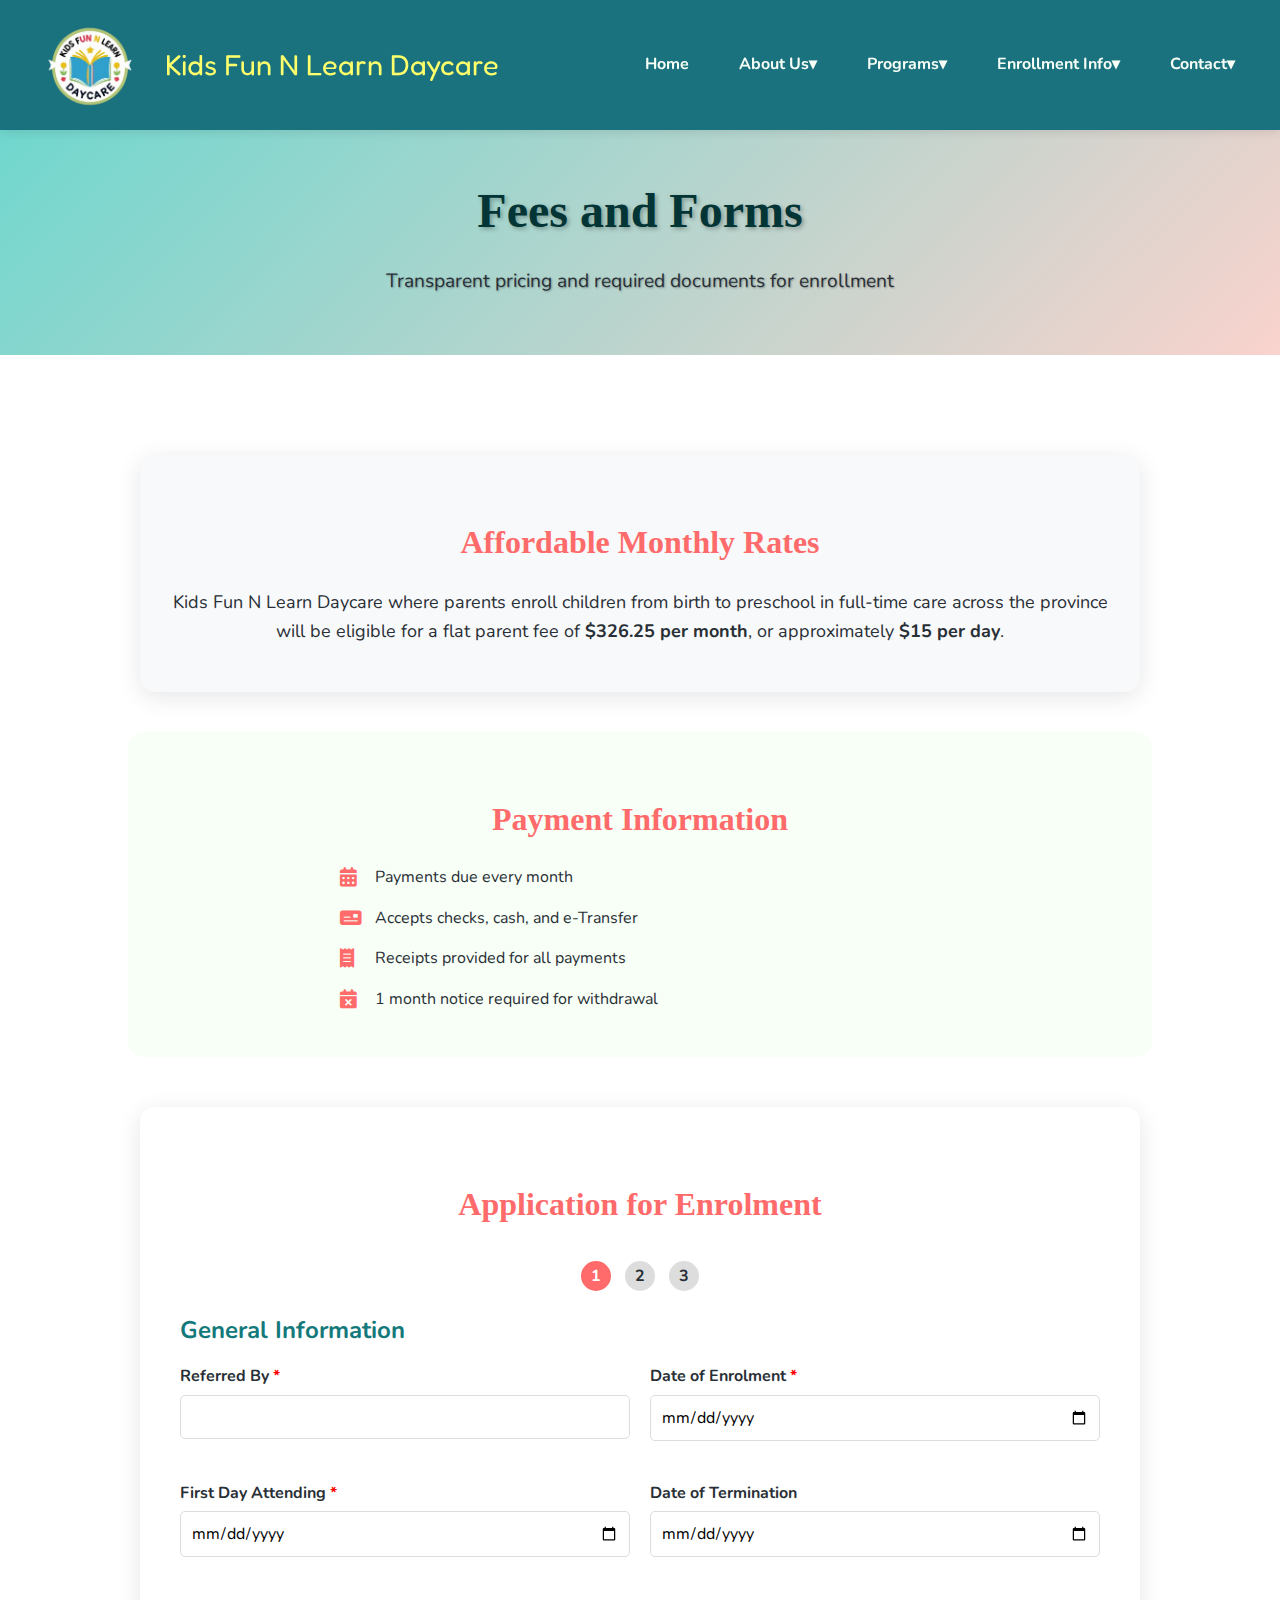
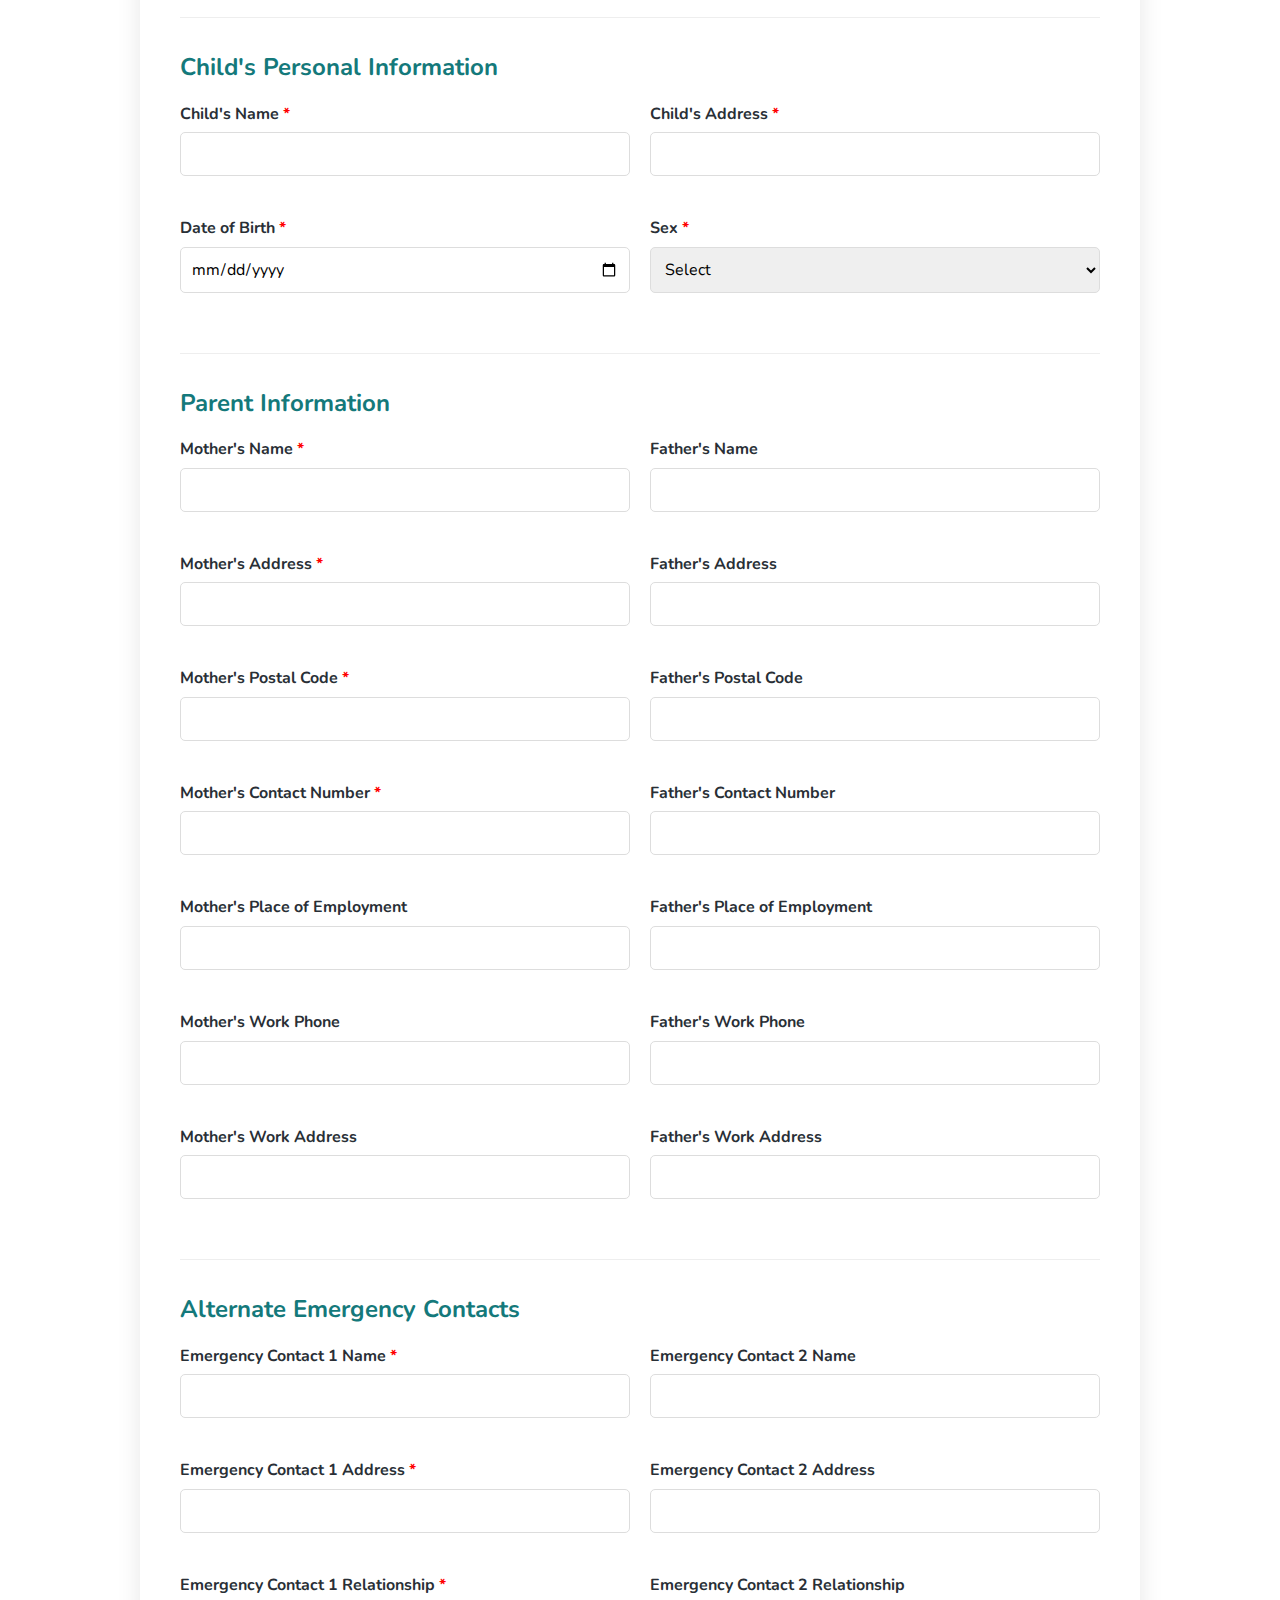
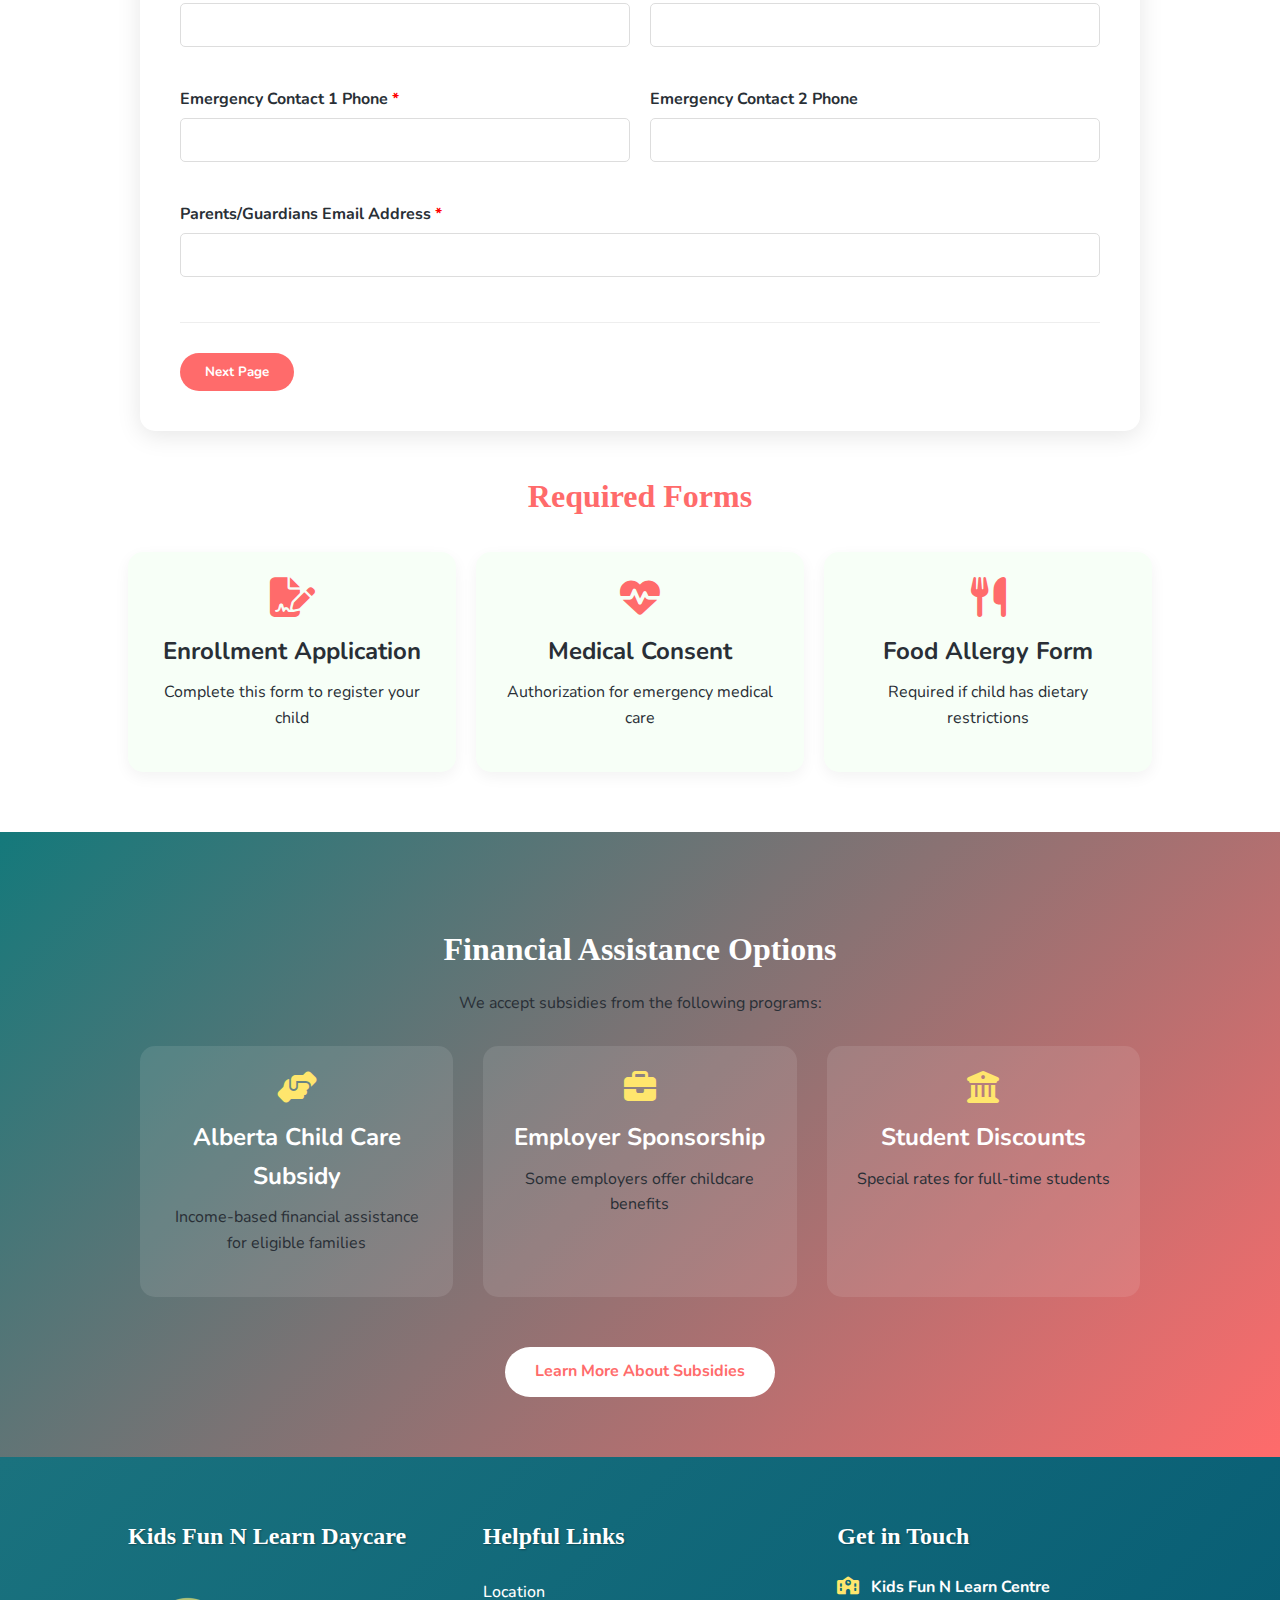
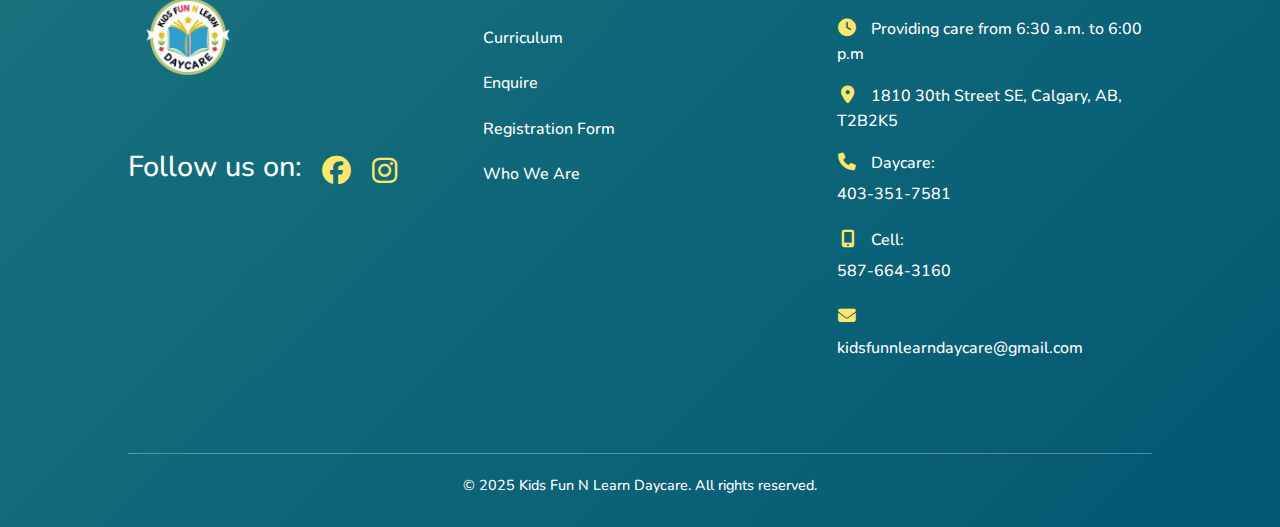
<file: fees-forms.html>
<!DOCTYPE html>
<html lang="en">
<head>
  <meta charset="UTF-8">
  <meta name="viewport" content="width=device-width, initial-scale=1.0">
  <title>Fees and Forms | Kids Fun N Learn Daycare</title>
  <link rel="stylesheet" href="style.css">
  <link rel="stylesheet" href="https://cdnjs.cloudflare.com/ajax/libs/font-awesome/6.4.0/css/all.min.css">
  <link href="https://fonts.googleapis.com/css2?family=Fredoka+One&family=Nunito:wght@400;700&display=swap" rel="stylesheet">
  <style>
    .enrollment-form-container {
      background-color: white;
      padding: 40px;
      border-radius: 15px;
      box-shadow: 0 5px 25px rgba(0,0,0,0.1);
      margin: 40px auto;
      max-width: 1000px;
    }
    
    .form-header {
      text-align: center;
      margin-bottom: 30px;
    }
    
    .form-header h2 {
      color: var(--primary);
      margin-bottom: 10px;
    }
    
    .form-page {
      display: none;
    }
    
    .form-page.active {
      display: block;
    }
    
    .form-section {
      margin-bottom: 30px;
      padding-bottom: 20px;
      border-bottom: 1px solid #eee;
    }
    
    .form-section h3 {
      color: var(--secondary);
      margin-bottom: 15px;
    }
    
    .form-row {
      display: flex;
      flex-wrap: wrap;
      gap: 20px;
      margin-bottom: 15px;
    }
    
    .form-group {
      flex: 1;
      min-width: 250px;
    }
    
    .form-group label {
      display: block;
      margin-bottom: 5px;
      font-weight: bold;
      color: var(--dark);
    }
    
    .form-group input,
    .form-group select,
    .form-group textarea {
      width: 100%;
      padding: 10px;
      border: 1px solid #ddd;
      border-radius: 5px;
      font-family: 'Nunito', sans-serif;
    }
    
    .form-group textarea {
      min-height: 80px;
    }
    
    .form-navigation {
      display: flex;
      justify-content: space-between;
      margin-top: 30px;
    }
    
    .form-btn {
      padding: 10px 25px;
      border-radius: 30px;
      font-weight: bold;
      cursor: pointer;
      transition: all 0.3s ease;
    }
    
    .prev-btn {
      background-color: #f1f1f1;
      border: 1px solid #ddd;
    }
    
    .next-btn, .submit-btn {
      background-color: var(--primary);
      color: white;
      border: none;
    }
    
    .form-btn:hover {
      transform: translateY(-2px);
      box-shadow: 0 3px 10px rgba(0,0,0,0.1);
    }
    
    .form-progress {
      text-align: center;
      margin-bottom: 20px;
    }
    
    .progress-step {
      display: inline-block;
      width: 30px;
      height: 30px;
      line-height: 30px;
      border-radius: 50%;
      background-color: #ddd;
      margin: 0 5px;
      color: var(--dark);
      font-weight: bold;
    }
    
    .progress-step.active {
      background-color: var(--primary);
      color: white;
    }
    
    .required-field::after {
      content: " *";
      color: red;
    }

    .fee-info {
      background-color: #f8f9fa;
      padding: 30px;
      border-radius: 15px;
      margin: 40px auto;
      max-width: 1000px;
      box-shadow: 0 5px 25px rgba(0,0,0,0.1);
    }

    .fee-info h2 {
      color: var(--primary);
      text-align: center;
      margin-bottom: 20px;
    }

    .fee-info p {
      font-size: 18px;
      line-height: 1.6;
      color: var(--dark);
      text-align: center;
    }
    
    @media (max-width: 768px) {
      .enrollment-form-container {
        padding: 20px;
      }
      
      .form-group {
        min-width: 100%;
      }
    }
  </style>
</head>
<body>
 <!-- Hidden checkbox for mobile menu toggle -->
  <input type="checkbox" id="mobile-menu-toggle">
  <div class="menu-overlay"></div>

  <header>
    <!-- Logo and title container -->
  <div class="logo-container">
    <div class="logo-wrapper">
      <img src="images/logo.png" alt="Logo" class="logo">
    </div>
    <span class="site-title">Kids Fun N Learn Daycare</span>
  </div>

    <!-- Hamburger Menu Button -->
    <label for="mobile-menu-toggle" class="menu-toggle">
      <div class="hamburger-line"></div>
      <div class="hamburger-line"></div>
      <div class="hamburger-line"></div>
    </label>

    <nav>
      <ul class="navbar">
        <li><a href="index.html">Home</a></li>
        
        <li class="dropdown">
          <a href="about.html">About Us▾</a>
          <ul class="dropdown-menu">
            <li><a href="our mission.html">Our Mission</a></li>
            <li><a href="our philosophy.html">Our Philosophy</a></li>
            <li><a href="meet our staff.html">Meet Our Staff</a></li>
          </ul>
        </li>
        
        <li class="dropdown">
          <a href="programs.html">Programs▾</a>
          <ul class="dropdown-menu">
            <li><a href="infant-program.html">Infant Program</a></li>
            <li><a href="toddler-program.html">Toddler Program</a></li>
            <li><a href="preschool-program.html">Preschool Program</a></li>
          </ul>
        </li>

        <li class="dropdown">
          <a href="enrollment.html">Enrollment Info▾</a>
          <ul class="dropdown-menu">
            <li><a href="registration-process.html">Registration Process</a></li>
            <li><a href="fees-forms.html">Fees and Forms</a></li>
          </ul>
        </li>

        <li class="dropdown">
          <a href="contact.html">Contact▾</a>
          <ul class="dropdown-menu">
            <li><a href="contact-form.html">Contact Form</a></li>
            <li><a href="location-map.html">Google Map</a></li>
          </ul>
        </li>
      </ul>
    </nav>
  </header>

  <main>
    <section class="page-hero">
      <h1>Fees and Forms</h1>
      <p class="hero-subtitle">Transparent pricing and required documents for enrollment</p>
    </section>

    <section class="fees-section">
      <div class="fees-container">

        <div class="fee-info">
          <h2>Affordable Monthly Rates</h2>
          <p>Kids Fun N Learn Daycare where parents enroll children from birth to preschool in full-time care across the province will be eligible for a flat parent fee of <strong>$326.25 per month</strong>, or approximately <strong>$15 per day</strong>.</p>
        </div>

        <div class="payment-info">
          <h2>Payment Information</h2>
          <ul>
            <li><i class="fas fa-calendar-alt"></i> Payments due every month</li>
            <li><i class="fas fa-money-check"></i> Accepts checks, cash, and e-Transfer</li>
            <li><i class="fas fa-receipt"></i> Receipts provided for all payments</li>
            <li><i class="fas fa-calendar-times"></i> 1 month notice required for withdrawal</li>
          </ul>
        </div>

        <!-- Enrollment Form Section -->
        <div class="enrollment-form-container">
          <div class="form-header">
            <h2>Application for Enrolment</h2>
          </div>
          
          <div class="form-progress">
            <span class="progress-step active">1</span>
            <span class="progress-step">2</span>
            <span class="progress-step">3</span>
          </div>
          
          <form id="enrollmentForm">
            <!-- Page 1 - General Information -->
            <div class="form-page active" id="page1">
              <div class="form-section">
                <h3>General Information</h3>
                <div class="form-row">
                  <div class="form-group">
                    <label class="required-field">Referred By</label>
                    <input type="text" name="referred_by">
                  </div>
                  <div class="form-group">
                    <label class="required-field">Date of Enrolment</label>
                    <input type="date" name="enrolment_date">
                  </div>
                </div>
                
                <div class="form-row">
                  <div class="form-group">
                    <label class="required-field">First Day Attending</label>
                    <input type="date" name="first_day">
                  </div>
                  <div class="form-group">
                    <label>Date of Termination</label>
                    <input type="date" name="termination_date">
                  </div>
                </div>
              </div>
              
              <div class="form-section">
                <h3>Child's Personal Information</h3>
                <div class="form-row">
                  <div class="form-group">
                    <label class="required-field">Child's Name</label>
                    <input type="text" name="child_name">
                  </div>
                  <div class="form-group">
                    <label class="required-field">Child's Address</label>
                    <input type="text" name="child_address">
                  </div>
                </div>
                
                <div class="form-row">
                  <div class="form-group">
                    <label class="required-field">Date of Birth</label>
                    <input type="date" name="child_dob">
                  </div>
                  <div class="form-group">
                    <label class="required-field">Sex</label>
                    <select name="child_sex">
                      <option value="">Select</option>
                      <option value="Male">Male</option>
                      <option value="Female">Female</option>
                      <option value="Other">Other</option>
                    </select>
                  </div>
                </div>
              </div>
              
              <div class="form-section">
                <h3>Parent Information</h3>
                <div class="form-row">
                  <div class="form-group">
                    <label class="required-field">Mother's Name</label>
                    <input type="text" name="mother_name">
                  </div>
                  <div class="form-group">
                    <label>Father's Name</label>
                    <input type="text" name="father_name">
                  </div>
                </div>
                
                <div class="form-row">
                  <div class="form-group">
                    <label class="required-field">Mother's Address</label>
                    <input type="text" name="mother_address">
                  </div>
                  <div class="form-group">
                    <label>Father's Address</label>
                    <input type="text" name="father_address">
                  </div>
                </div>
                
                <div class="form-row">
                  <div class="form-group">
                    <label class="required-field">Mother's Postal Code</label>
                    <input type="text" name="mother_postal">
                  </div>
                  <div class="form-group">
                    <label>Father's Postal Code</label>
                    <input type="text" name="father_postal">
                  </div>
                </div>
                
                <div class="form-row">
                  <div class="form-group">
                    <label class="required-field">Mother's Contact Number</label>
                    <input type="tel" name="mother_phone">
                  </div>
                  <div class="form-group">
                    <label>Father's Contact Number</label>
                    <input type="tel" name="father_phone">
                  </div>
                </div>
                
                <div class="form-row">
                  <div class="form-group">
                    <label>Mother's Place of Employment</label>
                    <input type="text" name="mother_employer">
                  </div>
                  <div class="form-group">
                    <label>Father's Place of Employment</label>
                    <input type="text" name="father_employer">
                  </div>
                </div>
                
                <div class="form-row">
                  <div class="form-group">
                    <label>Mother's Work Phone</label>
                    <input type="tel" name="mother_work_phone">
                  </div>
                  <div class="form-group">
                    <label>Father's Work Phone</label>
                    <input type="tel" name="father_work_phone">
                  </div>
                </div>
                
                <div class="form-row">
                  <div class="form-group">
                    <label>Mother's Work Address</label>
                    <input type="text" name="mother_work_address">
                  </div>
                  <div class="form-group">
                    <label>Father's Work Address</label>
                    <input type="text" name="father_work_address">
                  </div>
                </div>
              </div>
              
              <div class="form-section">
                <h3>Alternate Emergency Contacts</h3>
                <div class="form-row">
                  <div class="form-group">
                    <label class="required-field">Emergency Contact 1 Name</label>
                    <input type="text" name="emergency1_name">
                  </div>
                  <div class="form-group">
                    <label>Emergency Contact 2 Name</label>
                    <input type="text" name="emergency2_name">
                  </div>
                </div>
                
                <div class="form-row">
                  <div class="form-group">
                    <label class="required-field">Emergency Contact 1 Address</label>
                    <input type="text" name="emergency1_address">
                  </div>
                  <div class="form-group">
                    <label>Emergency Contact 2 Address</label>
                    <input type="text" name="emergency2_address">
                  </div>
                </div>
                
                <div class="form-row">
                  <div class="form-group">
                    <label class="required-field">Emergency Contact 1 Relationship</label>
                    <input type="text" name="emergency1_relation">
                  </div>
                  <div class="form-group">
                    <label>Emergency Contact 2 Relationship</label>
                    <input type="text" name="emergency2_relation">
                  </div>
                </div>
                
                <div class="form-row">
                  <div class="form-group">
                    <label class="required-field">Emergency Contact 1 Phone</label>
                    <input type="tel" name="emergency1_phone">
                  </div>
                  <div class="form-group">
                    <label>Emergency Contact 2 Phone</label>
                    <input type="tel" name="emergency2_phone">
                  </div>
                </div>
                
                <div class="form-group">
                  <label class="required-field">Parents/Guardians Email Address</label>
                  <input type="email" name="parent_email">
                </div>
              </div>
              
              <div class="form-navigation">
                <button type="button" class="form-btn next-btn" onclick="nextPage(1, 2)">Next Page</button>
              </div>
            </div>
            
            <!-- Page 2 - Authorization and Care Information -->
            <div class="form-page" id="page2">
              <div class="form-section">
                <h3>Authorized Pickup Persons</h3>
                <div class="form-row">
                  <div class="form-group">
                    <label class="required-field">Name</label>
                    <input type="text" name="pickup1_name">
                  </div>
                  <div class="form-group">
                    <label class="required-field">Relationship</label>
                    <input type="text" name="pickup1_relation">
                  </div>
                </div>
                
                <div class="form-group">
                  <label class="required-field">Address</label>
                  <input type="text" name="pickup1_address">
                </div>
                
                <div class="form-row">
                  <div class="form-group">
                    <label>Name</label>
                    <input type="text" name="pickup2_name">
                  </div>
                  <div class="form-group">
                    <label>Relationship</label>
                    <input type="text" name="pickup2_relation">
                  </div>
                </div>
                
                <div class="form-group">
                  <label>Address</label>
                  <input type="text" name="pickup2_address">
                </div>
              </div>
              
              <div class="form-section">
                <h3>Security Notice</h3>
                <p><strong>Any Person(s) child should not be released to:</strong></p>
                <div class="form-row">
                  <div class="form-group">
                    <label>Name</label>
                    <input type="text" name="no_release1_name">
                  </div>
                  <div class="form-group">
                    <label>Name</label>
                    <input type="text" name="no_release2_name">
                  </div>
                </div>
                <p><em>If the above is that of a parent, please provide necessary legal documents.</em></p>
              </div>
              
              <div class="form-section">
                <h3>Schedule Information</h3>
                <div class="form-row">
                  <div class="form-group">
                    <label class="required-field">Time child will arrive at centre</label>
                    <input type="time" name="arrival_time">
                  </div>
                  <div class="form-group">
                    <label class="required-field">Time child will be picked up</label>
                    <input type="time" name="pickup_time">
                  </div>
                </div>
              </div>
              
              <div class="form-section">
                <h3>Eating Habits</h3>
                <div class="form-row">
                  <div class="form-group">
                    <label>Eating Habits</label>
                    <select name="eating_habits">
                      <option value="">Select</option>
                      <option value="Good">Good</option>
                      <option value="Fair">Fair</option>
                      <option value="Poor">Poor</option>
                    </select>
                  </div>
                </div>
                
                <div class="form-group">
                  <label>Is there anything we should know about what or when your child eats? (likes, dislikes)</label>
                  <textarea name="eating_notes"></textarea>
                </div>
                
                <div class="form-row">
                  <div class="form-group">
                    <label>Any food allergies we should be aware of?</label>
                    <input type="text" name="food_allergies">
                  </div>
                  <div class="form-group">
                    <label>Any Special diet?</label>
                    <input type="text" name="special_diet">
                  </div>
                </div>
              </div>
              
              <div class="form-section">
                <h3>Toileting Information</h3>
                <div class="form-row">
                  <div class="form-group">
                    <label>Is your child toilet trained?</label>
                    <select name="toilet_trained">
                      <option value="">Select</option>
                      <option value="Yes">Yes</option>
                      <option value="No">No</option>
                      <option value="In Progress">In Progress</option>
                    </select>
                  </div>
                  <div class="form-group">
                    <label>Needs help?</label>
                    <select name="toilet_help">
                      <option value="">Select</option>
                      <option value="Yes">Yes</option>
                      <option value="No">No</option>
                      <option value="Sometimes">Sometimes</option>
                    </select>
                  </div>
                </div>
                
                <div class="form-group">
                  <label>Other comments to assist us in this area?</label>
                  <textarea name="toilet_notes"></textarea>
                </div>
              </div>
              
              <div class="form-section">
                <h3>Sleeping Habits</h3>
                <div class="form-group">
                  <label>Special toys, blankets, etc</label>
                  <textarea name="sleeping_habits"></textarea>
                </div>
              </div>
              
              <div class="form-section">
                <h3>Social Development</h3>
                <div class="form-group">
                  <label>Describe previous/present childcare arrangement</label>
                  <textarea name="childcare_history"></textarea>
                </div>
              </div>
              
              <div class="form-navigation">
                <button type="button" class="form-btn prev-btn" onclick="prevPage(2, 1)">Previous Page</button>
                <button type="button" class="form-btn next-btn" onclick="nextPage(2, 3)">Next Page</button>
              </div>
            </div>
            
            <!-- Page 3 - Health and Medical Information -->
            <div class="form-page" id="page3">
              <div class="form-section">
                <h3>Medical History</h3>
                <div class="form-row">
                  <div class="form-group">
                    <label>Previous serious illness (Hospitalization)</label>
                    <div>
                      <label><input type="radio" name="serious_illness" value="Yes"> Yes</label>
                      <label><input type="radio" name="serious_illness" value="No"> No</label>
                    </div>
                  </div>
                </div>
                
                <div class="form-group">
                  <label>If yes, Date & Diagnostic</label>
                  <textarea name="illness_details"></textarea>
                </div>
                
                <div class="form-group">
                  <label>Special Health needs</label>
                  <textarea name="special_health_needs"></textarea>
                </div>
                
                <div class="form-row">
                  <div class="form-group">
                    <label>Has this child had any medical or emotional conditions requiring or receiving treatment or supervision?</label>
                    <div>
                      <label><input type="radio" name="medical_conditions" value="Yes"> Yes</label>
                      <label><input type="radio" name="medical_conditions" value="No"> No</label>
                    </div>
                  </div>
                </div>
                
                <div class="form-group">
                  <label>If yes, please explain</label>
                  <textarea name="medical_conditions_details"></textarea>
                </div>
                
                <div class="form-row">
                  <div class="form-group">
                    <label>Is this child on any regular medication?</label>
                    <div>
                      <label><input type="radio" name="regular_medication" value="Yes"> Yes</label>
                      <label><input type="radio" name="regular_medication" value="No"> No</label>
                    </div>
                  </div>
                </div>
                
                <div class="form-group">
                  <label>If yes, please specify</label>
                  <textarea name="medication_details"></textarea>
                </div>
              </div>
              
              <div class="form-section">
                <h3>Health Record</h3>
                <div class="form-row">
                  <div class="form-group">
                    <label class="required-field">Name of the child</label>
                    <input type="text" name="health_child_name">
                  </div>
                  <div class="form-group">
                    <label class="required-field">Name of Mother</label>
                    <input type="text" name="health_mother_name">
                  </div>
                </div>
                
                <div class="form-row">
                  <div class="form-group">
                    <label>Name of Father</label>
                    <input type="text" name="health_father_name">
                  </div>
                  <div class="form-group">
                    <label class="required-field">Date of Birth</label>
                    <input type="date" name="health_dob">
                  </div>
                </div>
                
                <div class="form-row">
                  <div class="form-group">
                    <label class="required-field">Sex</label>
                    <select name="health_sex">
                      <option value="">Select</option>
                      <option value="Male">Male</option>
                      <option value="Female">Female</option>
                    </select>
                  </div>
                  <div class="form-group">
                    <label>Family Doctor's Name</label>
                    <input type="text" name="doctor_name">
                  </div>
                </div>
                
                <div class="form-row">
                  <div class="form-group">
                    <label>Doctor's Contact Number</label>
                    <input type="tel" name="doctor_phone">
                  </div>
                  <div class="form-group">
                    <label class="required-field">Alberta Health Card Number</label>
                    <input type="text" name="health_card">
                  </div>
                </div>
                
                <div class="form-row">
                  <div class="form-group">
                    <label>Is this child's immunization up to date?</label>
                    <div>
                      <label><input type="radio" name="immunization" value="Yes"> Yes</label>
                      <label><input type="radio" name="immunization" value="No"> No</label>
                    </div>
                  </div>
                  <div class="form-group">
                    <label>Initial</label>
                    <input type="text" name="immunization_initials">
                  </div>
                </div>
                
                <div class="form-group">
                  <label>Allergies/Medical conditions/diet restrictions (specify)</label>
                  <textarea name="allergies_details"></textarea>
                </div>
              </div>
              
              <div class="form-navigation">
                <button type="button" class="form-btn prev-btn" onclick="prevPage(3, 2)">Previous Page</button>
                <button type="submit" class="form-btn submit-btn">Submit Application</button>
              </div>
            </div>
          </form>
        </div>
        <!-- End of Enrollment Form Section -->

        <div class="forms-download">
          <h2>Required Forms</h2>
          <div class="form-cards">
            <div class="form-card">
              <i class="fas fa-file-signature"></i>
              <h3>Enrollment Application</h3>
              <p>Complete this form to register your child</p>
            </div>
            <div class="form-card">
              <i class="fas fa-heartbeat"></i>
              <h3>Medical Consent</h3>
              <p>Authorization for emergency medical care</p>
            </div>
            <div class="form-card">
              <i class="fas fa-utensils"></i>
              <h3>Food Allergy Form</h3>
              <p>Required if child has dietary restrictions</p>
            </div>
          </div>
        </div>
      </div>
    </section>

    <section class="financial-assistance">
      <h2>Financial Assistance Options</h2>
      <p>We accept subsidies from the following programs:</p>
      <div class="assistance-options">
        <div class="option">
          <i class="fas fa-hands-helping"></i>
          <h3>Alberta Child Care Subsidy</h3>
          <p>Income-based financial assistance for eligible families</p>
        </div>
        <div class="option">
          <i class="fas fa-briefcase"></i>
          <h3>Employer Sponsorship</h3>
          <p>Some employers offer childcare benefits</p>
        </div>
        <div class="option">
          <i class="fas fa-university"></i>
          <h3>Student Discounts</h3>
          <p>Special rates for full-time students</p>
        </div>
      </div>
      <a href="contact.html" class="assistance-btn">Learn More About Subsidies</a>
    </section>
  </main>

<footer>
  <div class="footer-content">
    <!-- Left: Logo + Social -->
    <div class="footer-section">
      <h3>Kids Fun N Learn Daycare</h3>
      <img src="images/logo.png" alt="Kids Fun N Learn Logo" class="footer-logo">
      <div class="social-icons" style="display: flex; gap: 20px; font-size: 1.8rem;">
        <p>Follow us on:</p>
        <a href="https://facebook.com/" target="_blank">
          <i class="fab fa-facebook"></i>
        </a>
        <a href="https://instagram.com/" target="_blank">
          <i class="fab fa-instagram"></i>
        </a>
      </div> 
    </div>
    
    <!-- Middle: Helpful Links -->
      <div class="footer-section">
        <h3>Helpful Links</h3>
        <ul>
          <li><a href="location-map.html">Location</a></li>        
          <li><a href="programs.html">Curriculum</a></li>
          <li><a href="enrollment.html">Enquire</a></li>
          <li><a href="fees-forms.html">Registration Form</a></li>
          <li><a href="about.html">Who We Are</a></li>
        </ul>    
      </div>

    <!-- Right: Contact -->
    <div class="footer-section">
      <h3>Get in Touch</h3>
      <p><i class="fas fa-school"></i> <strong>Kids Fun N Learn Centre</strong></p>
      <p><i class="fas fa-clock"></i> Providing care from 6:30 a.m. to 6:00 p.m</p>
      <p><i class="fas fa-map-marker-alt"></i> 1810 30th Street SE, Calgary, AB, T2B2K5</p>
      <p><i class="fas fa-phone"></i> Daycare: <a href="tel:403-351-7581">403-351-7581</a></p>
      <p><i class="fas fa-mobile-alt"></i> Cell: <a href="tel:587-664-3160">587-664-3160</a></p>
      <p><i class="fas fa-envelope"></i> <a href="mailto:kidsfunnlearndaycare@gmail.com">kidsfunnlearndaycare@gmail.com</a></p>
    </div>
  </div>
  
  <div class="copyright">
    © 2025 Kids Fun N Learn Daycare. All rights reserved.
  </div>
</footer>

  <script>
    // Form navigation functions
    function showPage(pageNumber) {
      // Hide all pages
      document.querySelectorAll('.form-page').forEach(page => {
        page.classList.remove('active');
      });
      
      // Show the selected page
      document.getElementById('page' + pageNumber).classList.add('active');
      
      // Update progress steps
      document.querySelectorAll('.progress-step').forEach((step, index) => {
        if (index < pageNumber) {
          step.classList.add('active');
        } else {
          step.classList.remove('active');
        }
      });
    }
    
    function nextPage(current, next) {
      // Validate current page before proceeding
      if (validatePage(current)) {
        showPage(next);
        window.scrollTo(0, 0);
      }
    }
    
    function prevPage(current, prev) {
      showPage(prev);
      window.scrollTo(0, 0);
    }
    
    function validatePage(pageNumber) {
      let isValid = true;
      const currentPage = document.getElementById('page' + pageNumber);
      
      // Check all required fields in this page
      currentPage.querySelectorAll('[required]').forEach(field => {
        if (!field.value.trim()) {
          isValid = false;
          field.style.borderColor = 'red';
        } else {
          field.style.borderColor = '#ddd';
        }
      });
      
      if (!isValid) {
        alert('Please fill in all required fields before proceeding.');
      }
      
      return isValid;
    }
    
    // Form submission
    document.getElementById('enrollmentForm').addEventListener('submit', function(e) {
      e.preventDefault();
      
      if (validatePage(3)) {
        alert('Application submitted successfully! We will contact you soon.');
        this.reset();
        showPage(1);
      }
    });
  </script>
</body>
</html>
</file>
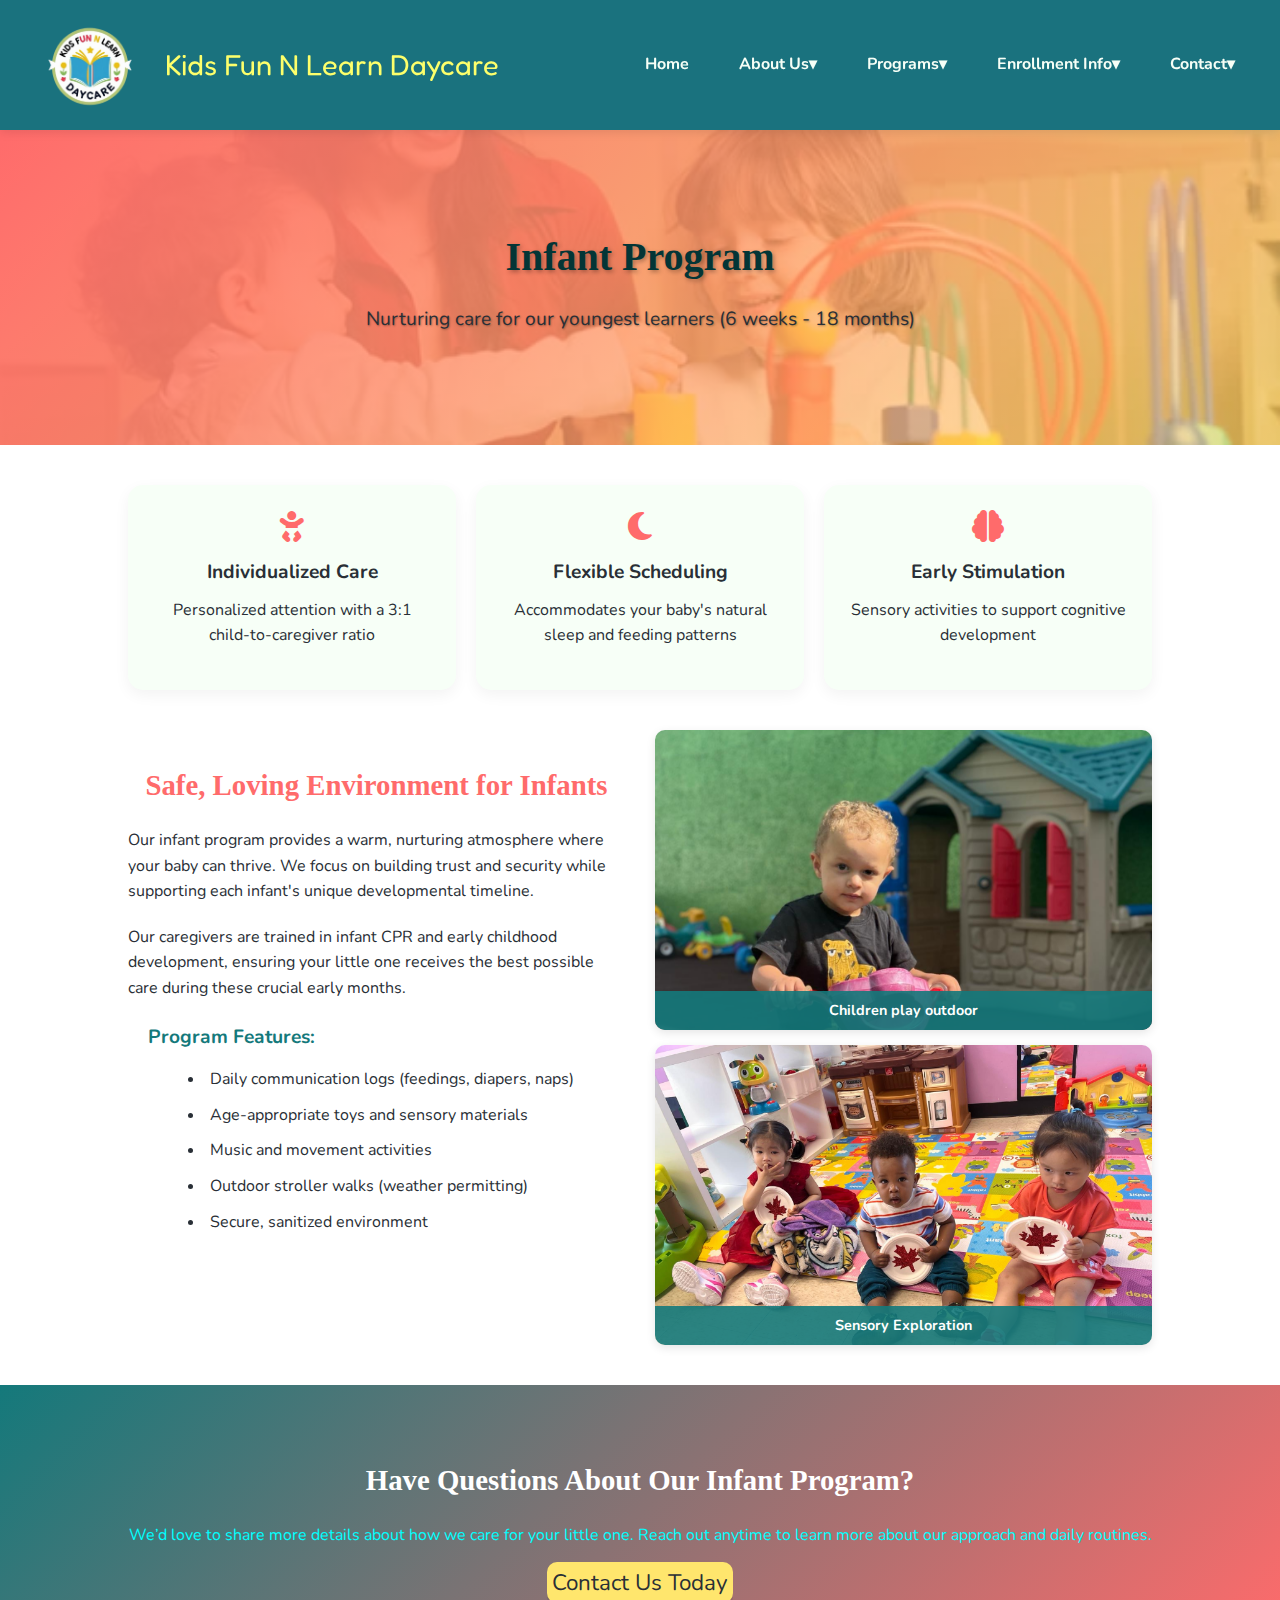
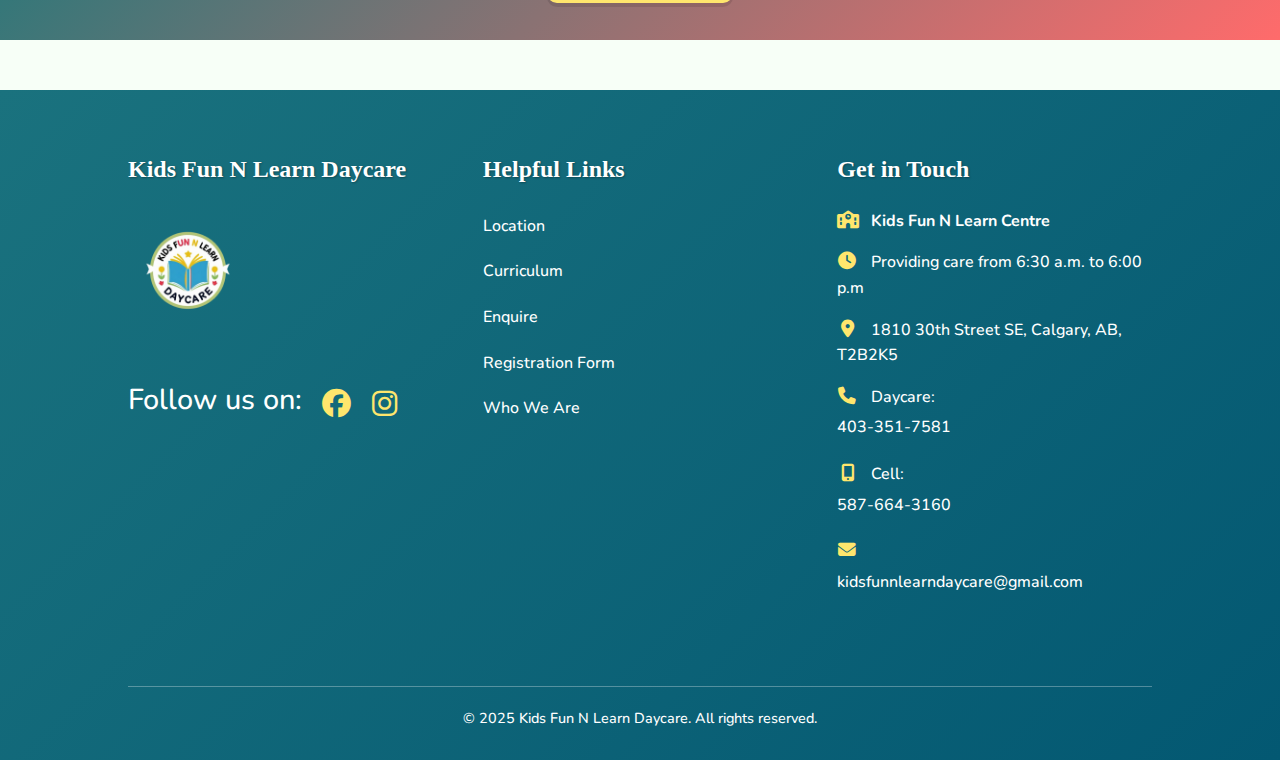
<file: infant-program.html>
<!DOCTYPE html>
<html lang="en">
<head>
  <meta charset="UTF-8">
  <meta name="viewport" content="width=device-width, initial-scale=1.0">
  <title>Infant Program | Kids Fun N Learn Daycare</title>
  <link rel="stylesheet" href="style.css">
  <link rel="stylesheet" href="https://cdnjs.cloudflare.com/ajax/libs/font-awesome/6.4.0/css/all.min.css">
  <link href="https://fonts.googleapis.com/css2?family=Fredoka+One&family=Nunito:wght@400;700&display=swap" rel="stylesheet">
</head>
<body>
  <input type="checkbox" id="mobile-menu-toggle">
  <div class="menu-overlay"></div>

  <header>
    <!-- Logo and title container -->
  <div class="logo-container">
    <div class="logo-wrapper">
      <img src="images/logo.png" alt="Logo" class="logo">
    </div>
    <span class="site-title">Kids Fun N Learn Daycare</span>
  </div>

    <!-- Hamburger Menu Button -->
    <label for="mobile-menu-toggle" class="menu-toggle">
      <div class="hamburger-line"></div>
      <div class="hamburger-line"></div>
      <div class="hamburger-line"></div>
    </label>

    <nav>
      <ul class="navbar">
        <li><a href="index.html">Home</a></li>
        
        <li class="dropdown">
          <a href="about.html">About Us▾</a>
          <ul class="dropdown-menu">
            <li><a href="our mission.html">Our Mission</a></li>
            <li><a href="our philosophy.html">Our Philosophy</a></li>
            <li><a href="meet our staff.html">Meet Our Staff</a></li>
          </ul>
        </li>
        
        <li class="dropdown">
          <a href="programs.html">Programs▾</a>
          <ul class="dropdown-menu">
            <li><a href="infant-program.html">Infant Program</a></li>
            <li><a href="toddler-program.html">Toddler Program</a></li>
            <li><a href="preschool-program.html">Preschool Program</a></li>
          </ul>
        </li>

        <li class="dropdown">
          <a href="enrollment.html">Enrollment Info▾</a>
          <ul class="dropdown-menu">
            <li><a href="registration-process.html">Registration Process</a></li>
            <li><a href="fees-forms.html">Fees and Forms</a></li>
          </ul>
        </li>

        <li class="dropdown">
          <a href="contact.html">Contact▾</a>
          <ul class="dropdown-menu">
            <li><a href="contact-form.html">Contact Form</a></li>
            <li><a href="location-map.html">Google Map</a></li>
          </ul>
        </li>
      </ul>
    </nav>
  </header>

  <main>
    <section class="program-hero infant-hero">
      <h1>Infant Program</h1>
      <p class="hero-subtitle">Nurturing care for our youngest learners (6 weeks - 18 months)</p>
    </section>

    <section class="program-details">
      <div class="program-container">
        <div class="program-highlights">
          <div class="highlight-card">
            <i class="fas fa-baby"></i>
            <h3>Individualized Care</h3>
            <p>Personalized attention with a 3:1 child-to-caregiver ratio</p>
          </div>
          <div class="highlight-card">
            <i class="fas fa-moon"></i>
            <h3>Flexible Scheduling</h3>
            <p>Accommodates your baby's natural sleep and feeding patterns</p>
          </div>
          <div class="highlight-card">
            <i class="fas fa-brain"></i>
            <h3>Early Stimulation</h3>
            <p>Sensory activities to support cognitive development</p>
          </div>
        </div>

        <div class="program-content">
          <div class="program-description">
            <h2>Safe, Loving Environment for Infants</h2>
            <p>Our infant program provides a warm, nurturing atmosphere where your baby can thrive. We focus on building trust and security while supporting each infant's unique developmental timeline.</p>
            <p>Our caregivers are trained in infant CPR and early childhood development, ensuring your little one receives the best possible care during these crucial early months.</p>
            
            <div class="program-features">
              <h3>Program Features:</h3>
              <ul>
                <li>Daily communication logs (feedings, diapers, naps)</li>
                <li>Age-appropriate toys and sensory materials</li>
                <li>Music and movement activities</li>
                <li>Outdoor stroller walks (weather permitting)</li>
                <li>Secure, sanitized environment</li>
              </ul>
            </div>
          </div>

          <div class="program-gallery">
            <div class="gallery-item">
              <img src="images/infant program1.png" alt="Caregiver holding infant">
              <div class="img-caption">Children play outdoor </div>
            </div>
            <div class="gallery-item">
              <img src="images/infant program2.png" alt="Infant exploring sensory toys">
              <div class="img-caption">Sensory Exploration</div>
            </div>
          </div>
        </div>
      </div>
    </section>

    <section class="program-cta">
      <h2>Have Questions About Our Infant Program?</h2>
      <p style="color: aqua;">We’d love to share more details about how we care for your little one. Reach out anytime to learn more about our approach and daily routines.</p>
      <a href="contact-form.html" class="enroll-btn">Contact Us Today</a>
    </section>

  </main>

<footer>
  <div class="footer-content">
    <!-- Left: Logo + Social -->
    <div class="footer-section">
      <h3>Kids Fun N Learn Daycare</h3>
      <img src="images/logo.png" alt="Kids Fun N Learn Logo" class="footer-logo">
      <div class="social-icons" style="display: flex; gap: 20px; font-size: 1.8rem;">
        <p>Follow us on:</p>
        <a href="https://facebook.com/" target="_blank">
          <i class="fab fa-facebook"></i>
        </a>
        <a href="https://instagram.com/" target="_blank">
          <i class="fab fa-instagram"></i>
        </a>
      </div> 
    </div>
    
    <!-- Middle: Helpful Links -->
      <div class="footer-section">
        <h3>Helpful Links</h3>
        <ul>
          <li><a href="location-map.html">Location</a></li>        
          <li><a href="programs.html">Curriculum</a></li>
          <li><a href="enrollment.html">Enquire</a></li>
          <li><a href="fees-forms.html">Registration Form</a></li>
          <li><a href="about.html">Who We Are</a></li>
        </ul>    
      </div>

    <!-- Right: Contact -->
    <div class="footer-section">
      <h3>Get in Touch</h3>
      <p><i class="fas fa-school"></i> <strong>Kids Fun N Learn Centre</strong></p>
      <p><i class="fas fa-clock"></i> Providing care from 6:30 a.m. to 6:00 p.m</p>
      <p><i class="fas fa-map-marker-alt"></i> 1810 30th Street SE, Calgary, AB, T2B2K5</p>
      <p><i class="fas fa-phone"></i> Daycare: <a href="tel:403-351-7581">403-351-7581</a></p>
      <p><i class="fas fa-mobile-alt"></i> Cell: <a href="tel:587-664-3160">587-664-3160</a></p>
      <p><i class="fas fa-envelope"></i> <a href="mailto:kidsfunnlearndaycare@gmail.com">kidsfunnlearndaycare@gmail.com</a></p>
    </div>
  </div>
  
  <div class="copyright">
    © 2025 Kids Fun N Learn Daycare. All rights reserved.
  </div>
</footer>
</body>
</html>
</file>
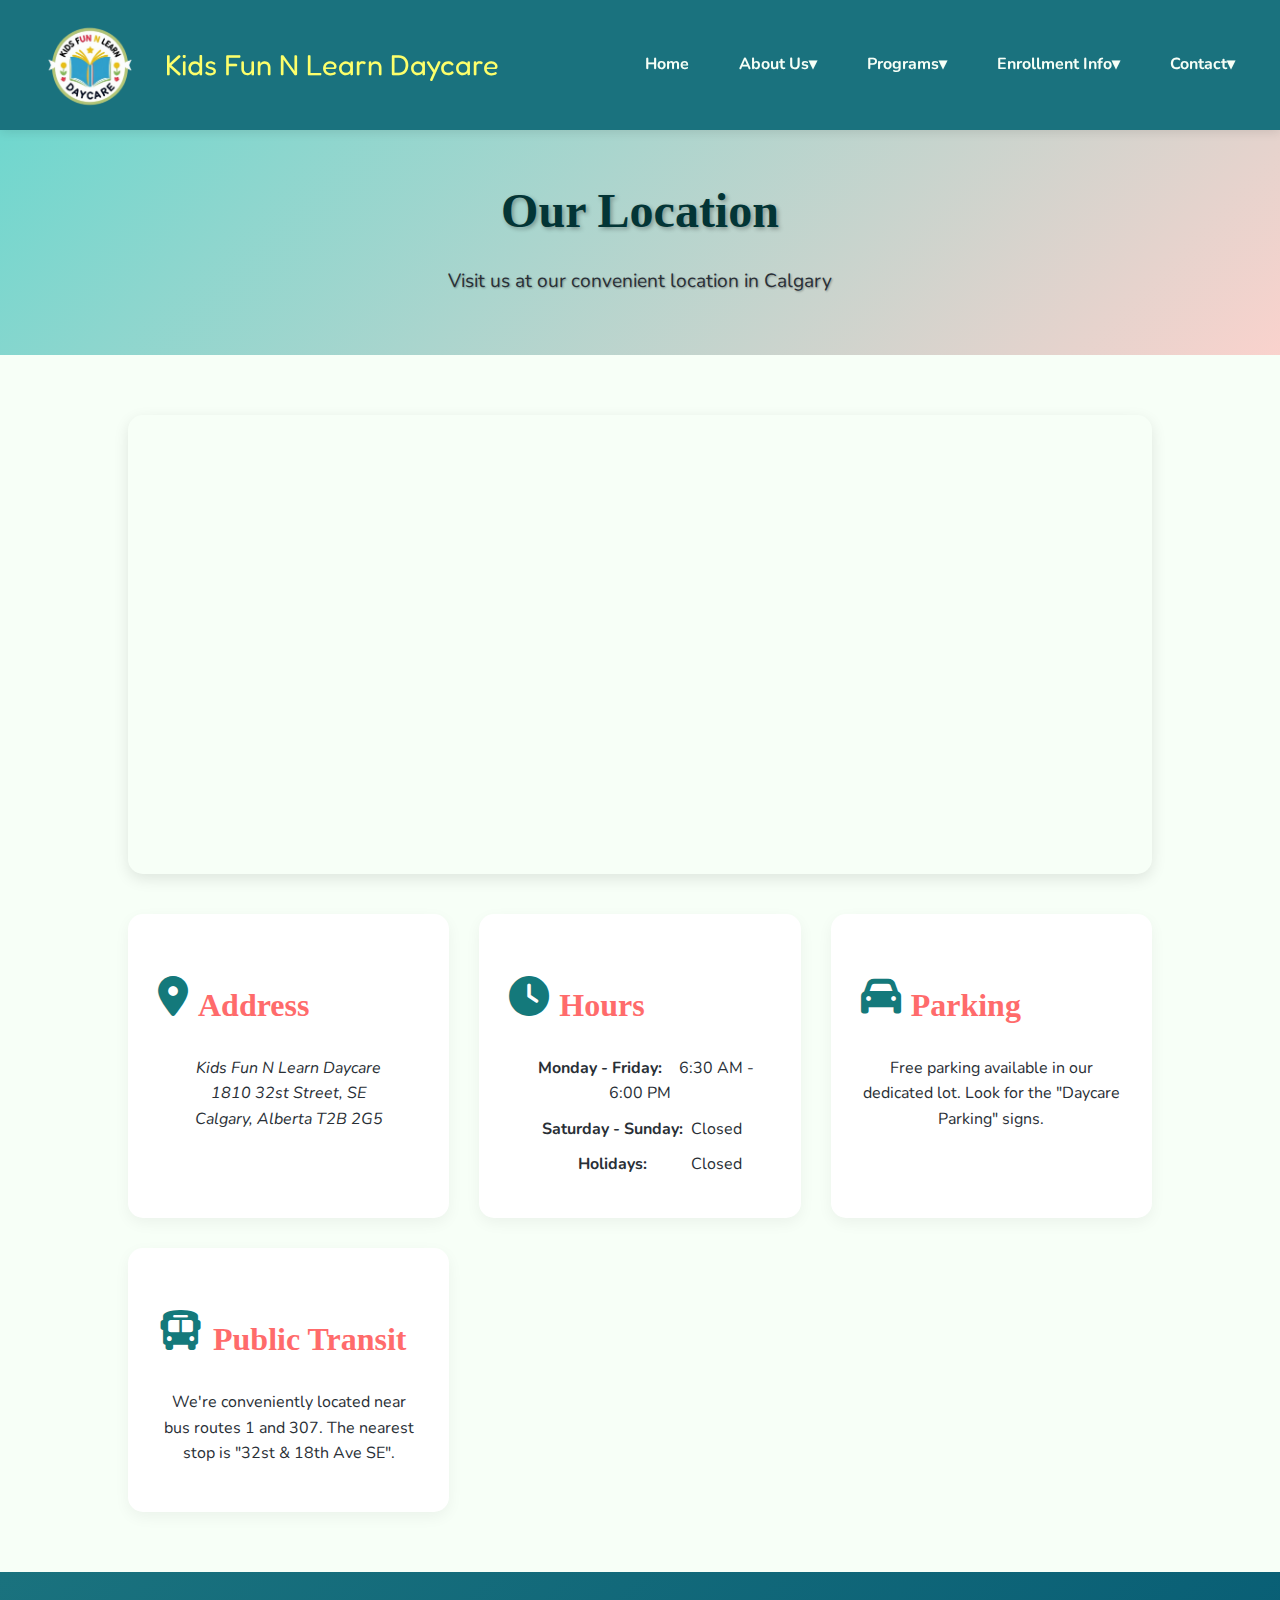
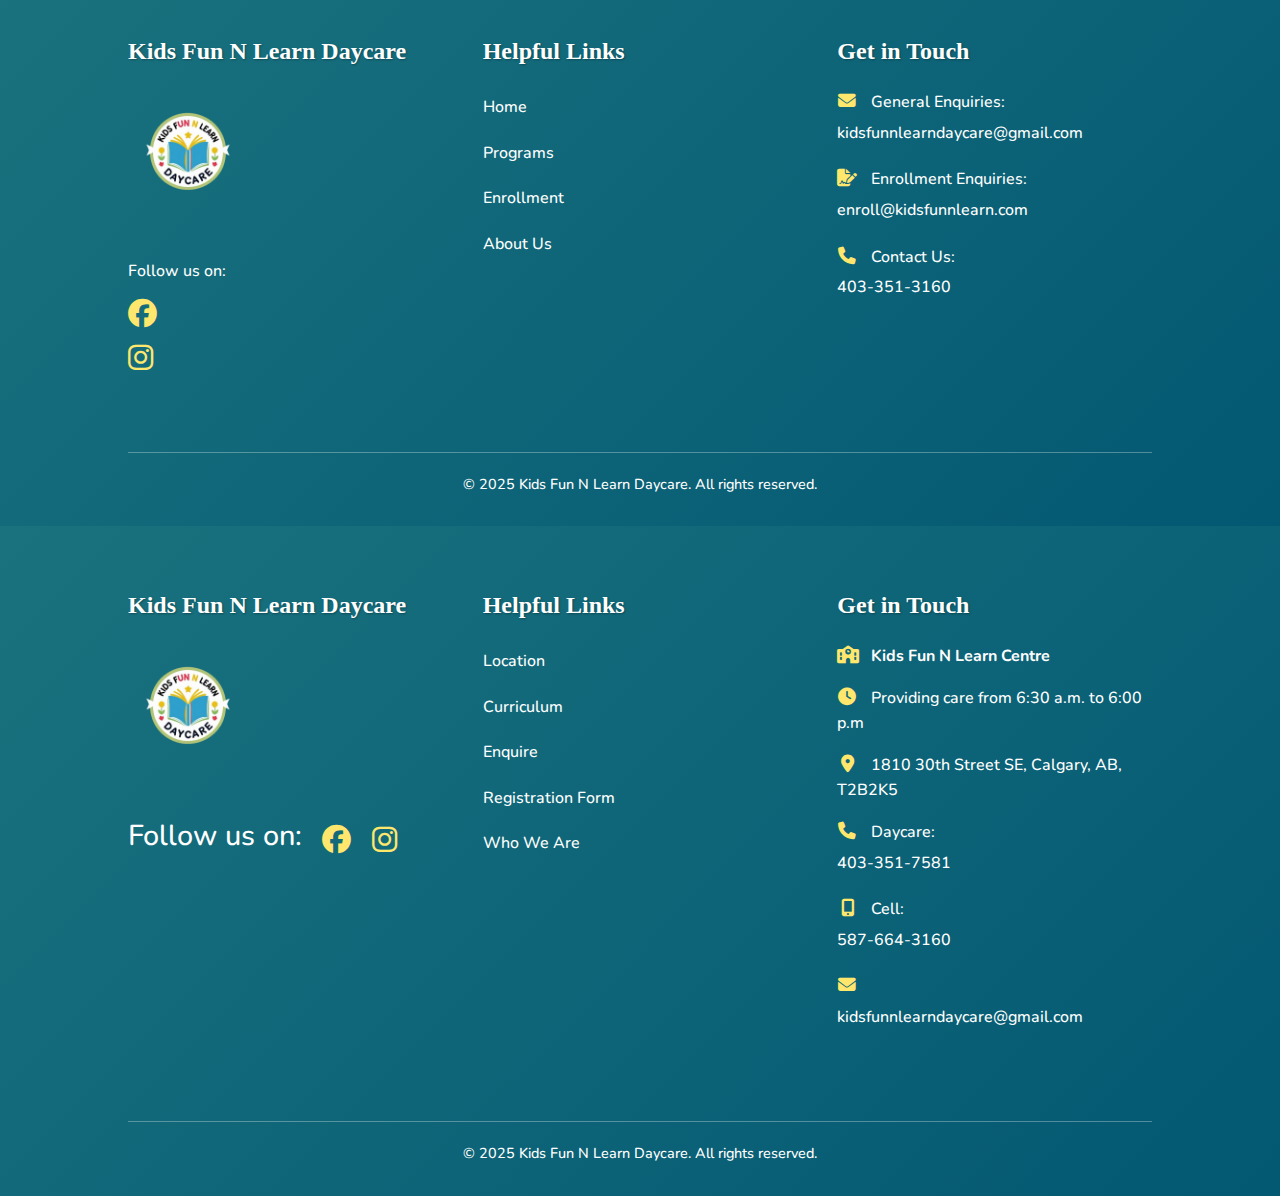
<file: location-map.html>
<!DOCTYPE html>
<html lang="en">
<head>
  <meta charset="UTF-8">
  <meta name="viewport" content="width=device-width, initial-scale=1.0">
  <title>Location Map | Kids Fun N Learn Daycare</title>
  <link rel="stylesheet" href="style.css">
  <link rel="stylesheet" href="https://cdnjs.cloudflare.com/ajax/libs/font-awesome/6.4.0/css/all.min.css">
  <link href="https://fonts.googleapis.com/css2?family=Fredoka+One&family=Nunito:wght@400;700&display=swap" rel="stylesheet">
</head>
<body>
  <input type="checkbox" id="mobile-menu-toggle">
  <div class="menu-overlay"></div>

  <header>
    <div class="logo-container">
      <div class="logo-wrapper">
        <img src="images/logo.png" alt="Logo" class="logo">
      </div>
      <span class="site-title">Kids Fun N Learn Daycare</span>
    </div>

    <label for="mobile-menu-toggle" class="menu-toggle">
      <div class="hamburger-line"></div>
      <div class="hamburger-line"></div>
      <div class="hamburger-line"></div>
    </label>

    <nav>
      <ul class="navbar">
        <li><a href="index.html">Home</a></li>
        <li class="dropdown">
          <a href="about.html">About Us▾</a>
          <ul class="dropdown-menu">
            <li><a href="our-mission.html">Our Mission</a></li>
            <li><a href="our-philosophy.html">Our Philosophy</a></li>
            <li><a href="meet-our-staff.html">Meet Our Staff</a></li>
          </ul>
        </li>
        <li class="dropdown">
          <a href="programs.html">Programs▾</a>
          <ul class="dropdown-menu">
            <li><a href="infant-program.html">Infant Program</a></li>
            <li><a href="toddler-program.html">Toddler Program</a></li>
            <li><a href="preschool-program.html">Preschool Program</a></li>
          </ul>
        </li>
        <li class="dropdown">
          <a href="enrollment.html">Enrollment Info▾</a>
          <ul class="dropdown-menu">
            <li><a href="registration-process.html">Registration Process</a></li>
            <li><a href="fees-forms.html">Fees and Forms</a></li>
          </ul>
        </li>
        <li class="dropdown">
          <a href="contact.html">Contact▾</a>
          <ul class="dropdown-menu">
            <li><a href="contact-form.html">Contact Form</a></li>
            <li><a href="location-map.html">Google Map</a></li>
          </ul>
        </li>
      </ul>
    </nav>
  </header>

  <main>
    <section class="page-hero">
      <h1>Our Location</h1>
      <p class="hero-subtitle">Visit us at our convenient location in Calgary</p>
    </section>

    <section class="map-section">
      <div class="map-container">
        <!-- Updated iframe with proper embed URL -->
        <iframe src="https://www.google.com/maps/embed?pb=!1m18!1m12!1m3!1d2508.123456789012!2d-114.00000000000001!3d51.00000000000001!2m3!1f0!2f0!3f0!3m2!1i1024!2i768!4f13.1!3m3!1m2!1s0x0%3A0x0!2zNTHCsDAwJzAwLjAiTiAxMTTCsDAwJzAwLjAiVw!5e0!3m2!1sen!2sca!4v1234567890123!5m2!1sen!2sca" 
                width="100%" 
                height="450" 
                style="border:0;" 
                allowfullscreen="" 
                loading="lazy" 
                referrerpolicy="no-referrer-when-downgrade"></iframe>
      </div>
      
      <div class="location-info">
    <div class="info-card">
      <h2><i class="fas fa-map-marker-alt"></i> Address</h2>
      <address>
        Kids Fun N Learn Daycare<br>
        1810 32st Street, SE<br>
        Calgary, Alberta T2B 2G5
      </address>
    </div>
    
    <div class="info-card">
      <h2><i class="fas fa-clock"></i> Hours</h2>
      <ul class="hours-list">
        <li><span>Monday - Friday:</span> 6:30 AM - 6:00 PM</li>
        <li><span>Saturday - Sunday:</span> Closed</li>
        <li><span>Holidays:</span> Closed</li>
      </ul>
    </div>
    
    <div class="info-card">
      <h2><i class="fas fa-car"></i> Parking</h2>
      <p>Free parking available in our dedicated lot. Look for the "Daycare Parking" signs.</p>
    </div>
    
    <div class="info-card">
      <h2><i class="fas fa-bus"></i> Public Transit</h2>
      <p>We're conveniently located near bus routes 1 and 307. The nearest stop is "32st & 18th Ave SE".</p>
    </div>
  </div>
    </section>
  </main>

  <footer>
    <div class="footer-content">
      <div class="footer-section">
        <h3>Kids Fun N Learn Daycare</h3>
        <img src="images/logo.png" alt="Kids Fun N Learn Logo" class="footer-logo">
        <div class="social-icons">
          <p>Follow us on:</p>
          <a href="https://facebook.com/" target="_blank">
            <i class="fab fa-facebook"></i>
          </a>
          <a href="https://instagram.com/" target="_blank">
            <i class="fab fa-instagram"></i>
          </a>
        </div> 
      </div>
      
      <div class="footer-section">
        <h3>Helpful Links</h3>
        <ul>
          <li><a href="index.html">Home</a></li>        
          <li><a href="programs.html">Programs</a></li>
          <li><a href="enrollment.html">Enrollment</a></li>
          <li><a href="about.html">About Us</a></li>
        </ul>    
      </div>

      <div class="footer-section">
        <h3>Get in Touch</h3>
        <p><i class="fas fa-envelope"></i> General Enquiries: <a href="mailto:kidsfunnlearndaycare@gmail.com">kidsfunnlearndaycare@gmail.com</a></p>
        <p><i class="fas fa-file-signature"></i> Enrollment Enquiries: <a href="mailto:enroll@kidsfunnlearn.com">enroll@kidsfunnlearn.com</a></p>
        <p><i class="fas fa-phone"></i> Contact Us: <a href="tel:403-351-3160">403-351-3160</a></p>
      </div>
    </div>
    
    <div class="copyright">
      © 2025 Kids Fun N Learn Daycare. All rights reserved.
    </div>
  </footer><footer>
  <div class="footer-content">
    <!-- Left: Logo + Social -->
    <div class="footer-section">
      <h3>Kids Fun N Learn Daycare</h3>
      <img src="images/logo.png" alt="Kids Fun N Learn Logo" class="footer-logo">
      <div class="social-icons" style="display: flex; gap: 20px; font-size: 1.8rem;">
        <p>Follow us on:</p>
        <a href="https://facebook.com/" target="_blank">
          <i class="fab fa-facebook"></i>
        </a>
        <a href="https://instagram.com/" target="_blank">
          <i class="fab fa-instagram"></i>
        </a>
      </div> 
    </div>
    
    <!-- Middle: Helpful Links -->
      <div class="footer-section">
        <h3>Helpful Links</h3>
        <ul>
          <li><a href="location-map.html">Location</a></li>        
          <li><a href="programs.html">Curriculum</a></li>
          <li><a href="enrollment.html">Enquire</a></li>
          <li><a href="fees-forms.html">Registration Form</a></li>
          <li><a href="about.html">Who We Are</a></li>
        </ul>    
      </div>

    <!-- Right: Contact -->
    <div class="footer-section">
      <h3>Get in Touch</h3>
      <p><i class="fas fa-school"></i> <strong>Kids Fun N Learn Centre</strong></p>
      <p><i class="fas fa-clock"></i> Providing care from 6:30 a.m. to 6:00 p.m</p>
      <p><i class="fas fa-map-marker-alt"></i> 1810 30th Street SE, Calgary, AB, T2B2K5</p>
      <p><i class="fas fa-phone"></i> Daycare: <a href="tel:403-351-7581">403-351-7581</a></p>
      <p><i class="fas fa-mobile-alt"></i> Cell: <a href="tel:587-664-3160">587-664-3160</a></p>
      <p><i class="fas fa-envelope"></i> <a href="mailto:kidsfunnlearndaycare@gmail.com">kidsfunnlearndaycare@gmail.com</a></p>
    </div>
  </div>
  
  <div class="copyright">
    © 2025 Kids Fun N Learn Daycare. All rights reserved.
  </div>
</footer>
</body>
</html>
</file>
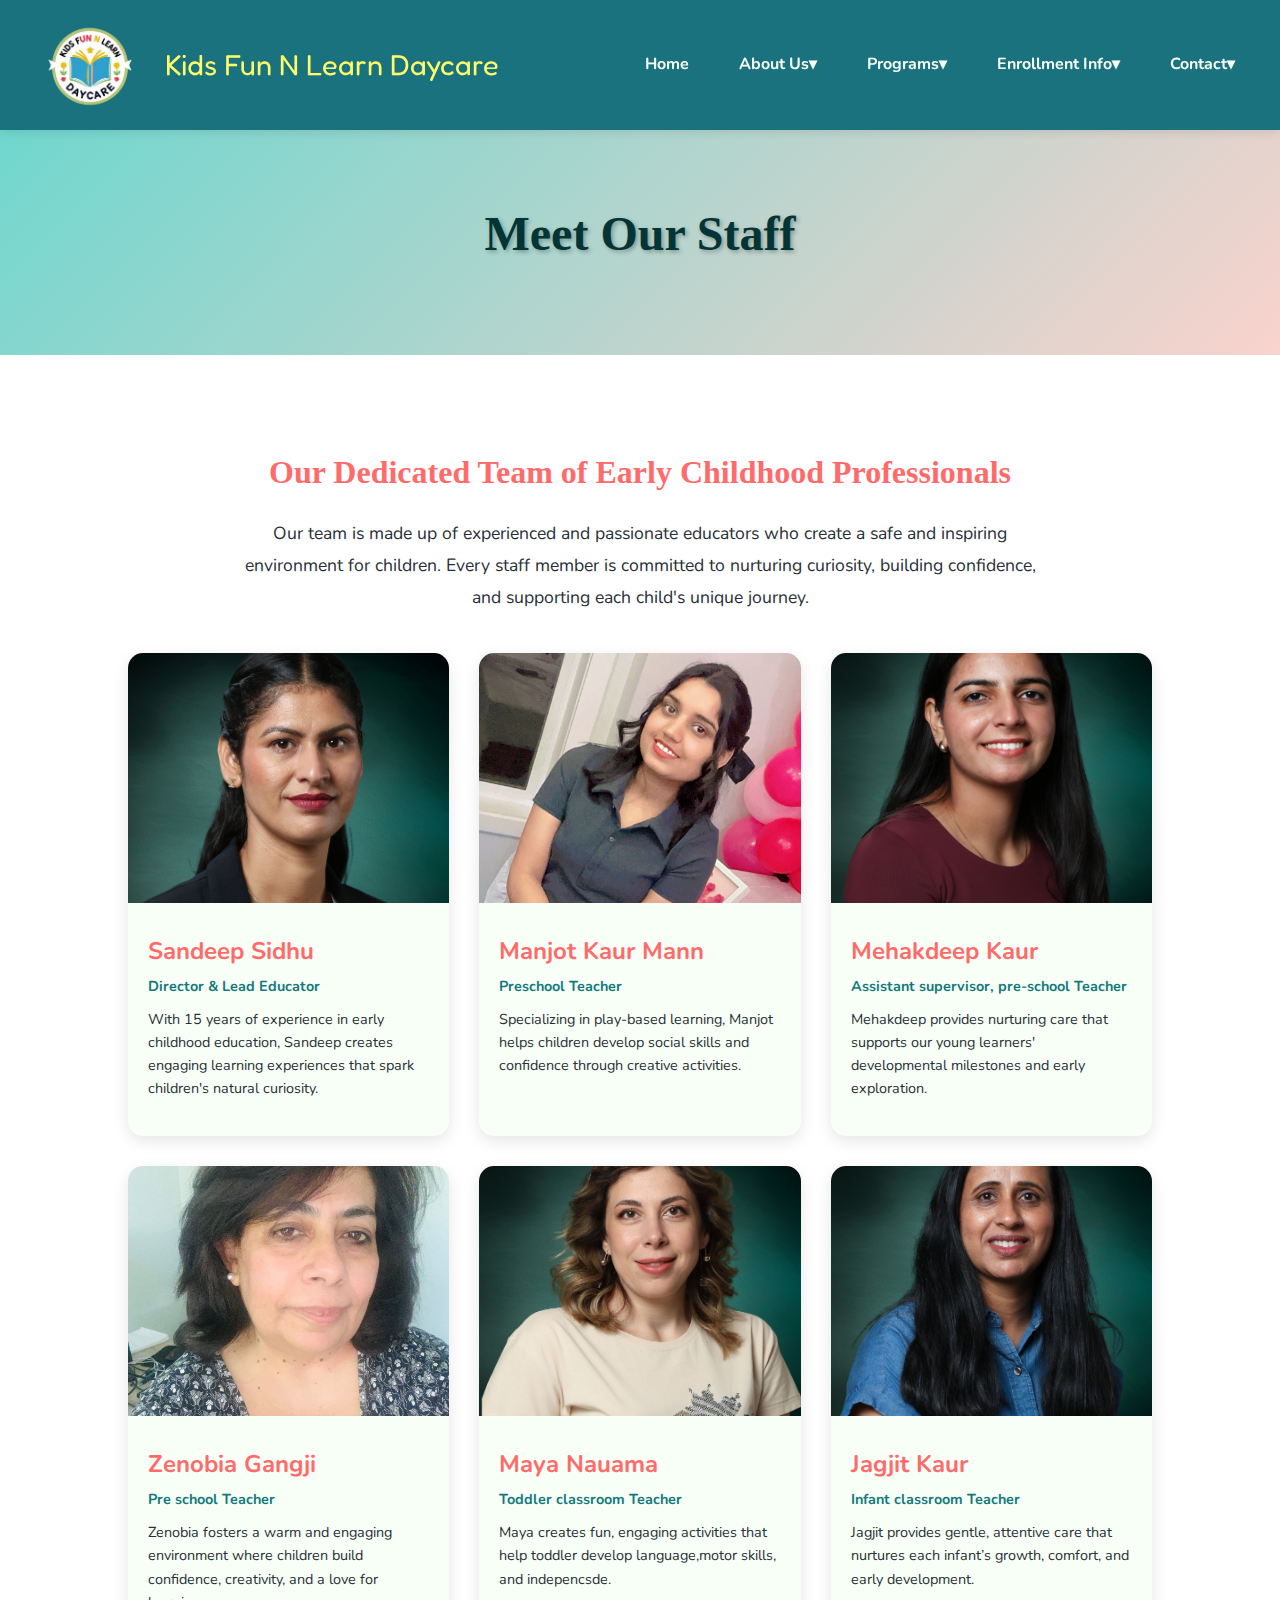
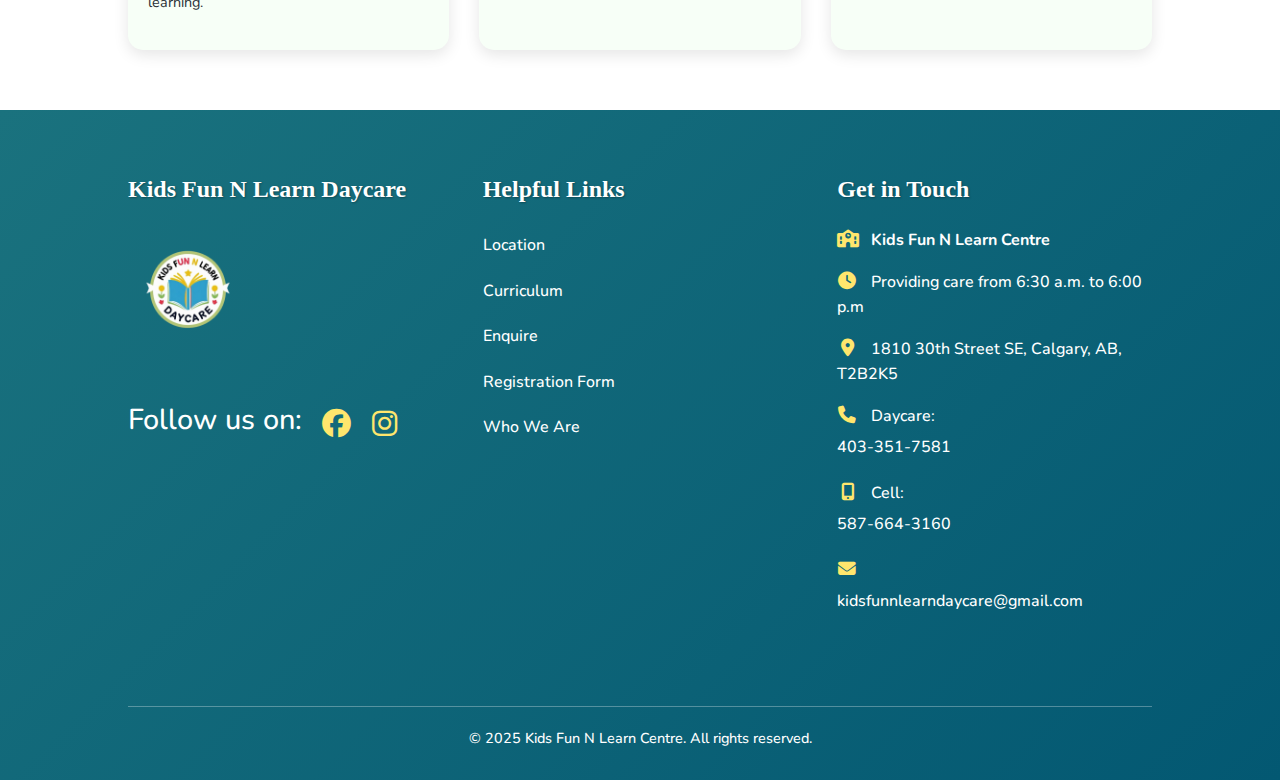
<file: meet our staff.html>
<!-- meet our staff.html -->
<!DOCTYPE html>
<html lang="en">
<head>
  <meta charset="UTF-8" />
  <meta name="viewport" content="width=device-width, initial-scale=1.0" />
  <title>Meet Our Staff – Kids Fun N Learn Centre</title>
  <link rel="stylesheet" href="style.css" />
  <link rel="stylesheet" href="https://cdnjs.cloudflare.com/ajax/libs/font-awesome/6.4.0/css/all.min.css">
  <link href="https://fonts.googleapis.com/css2?family=Fredoka+One&family=Nunito:wght@400;700&display=swap" rel="stylesheet">
</head>
<body>

  <input type="checkbox" id="mobile-menu-toggle">
  <div class="menu-overlay"></div>

  <header>
    <!-- Logo and title container -->
  <div class="logo-container">
    <div class="logo-wrapper">
      <img src="images/logo.png" alt="Logo" class="logo">
    </div>
    <span class="site-title">Kids Fun N Learn Daycare</span>
  </div>

    <!-- Hamburger Menu Button -->
    <label for="mobile-menu-toggle" class="menu-toggle">
      <div class="hamburger-line"></div>
      <div class="hamburger-line"></div>
      <div class="hamburger-line"></div>
    </label>

    <nav>
      <ul class="navbar">
        <li><a href="index.html">Home</a></li>
        
        <li class="dropdown">
          <a href="about.html">About Us▾</a>
          <ul class="dropdown-menu">
            <li><a href="our mission.html">Our Mission</a></li>
            <li><a href="our philosophy.html">Our Philosophy</a></li>
            <li><a href="meet our staff.html">Meet Our Staff</a></li>
          </ul>
        </li>
        
        <li class="dropdown">
          <a href="programs.html">Programs▾</a>
          <ul class="dropdown-menu">
            <li><a href="infant-program.html">Infant Program</a></li>
            <li><a href="toddler-program.html">Toddler Program</a></li>
            <li><a href="preschool-program.html">Preschool Program</a></li>
          </ul>
        </li>

        <li class="dropdown">
          <a href="enrollment.html">Enrollment Info▾</a>
          <ul class="dropdown-menu">
            <li><a href="registration-process.html">Registration Process</a></li>
            <li><a href="fees-forms.html">Fees and Forms</a></li>
          </ul>
        </li>

        <li class="dropdown">
          <a href="contact.html">Contact▾</a>
          <ul class="dropdown-menu">
            <li><a href="contact-form.html">Contact Form</a></li>
            <li><a href="location-map.html">Google Map</a></li>
          </ul>
        </li>
      </ul>
    </nav>
  </header>

  <main>
    <section class="page-hero">
      <h1>Meet Our Staff</h1>
    </section>

    <section class="staff-section">
      <div class="staff-intro">
        <h2>Our Dedicated Team of Early Childhood Professionals</h2>
        <p>Our team is made up of experienced and passionate educators who create a safe and inspiring environment for children. Every staff member is committed to nurturing curiosity, building confidence, and supporting each child's unique journey.</p>
      </div>

      <div class="staff-grid">
        <div class="staff-card">
          <img src="images/staff 1.jpg" alt="Sandeep Sidhu">
          <div class="staff-info">
            <h3>Sandeep Sidhu</h3>
            <p class="staff-role">Director & Lead Educator</p>
            <p class="staff-bio">With 15 years of experience in early childhood education, Sandeep creates engaging learning experiences that spark children's natural curiosity.</p>
          </div>
        </div>
        <div class="staff-card">
          <img src="images/Manjot Kaur Mann.png" alt="Manjot Kaur Mann">
          <div class="staff-info">
            <h3>Manjot Kaur Mann</h3>
            <p class="staff-role">Preschool Teacher</p>
            <p class="staff-bio">Specializing in play-based learning, Manjot helps children develop social skills and confidence through creative activities.</p>
          </div>
        </div>
        <div class="staff-card">
          <img src="images/staff 3.jpg" alt="Mehakdeep Kaur">
          <div class="staff-info">
            <h3>Mehakdeep Kaur</h3>
            <p class="staff-role">Assistant supervisor, pre-school Teacher</p>
            <p class="staff-bio">Mehakdeep provides nurturing care that supports our young learners' developmental milestones and early exploration.</p>
          </div>
        </div>
        <div class="staff-card">
          <img src="images/staff 5.jpg" alt="Zenobia Gangji">
          <div class="staff-info">
            <h3>Zenobia Gangji</h3>
            <p class="staff-role">Pre school Teacher</p>
            <p class="staff-bio">Zenobia fosters a warm and engaging environment where children build confidence, creativity, and a love for learning.</p>
          </div>
        </div>
        <div class="staff-card">
          <img src="images/staff 4.jpg" alt="Maya Nauama">
          <div class="staff-info">
            <h3>Maya Nauama</h3>
            <p class="staff-role">Toddler classroom Teacher</p>
            <p class="staff-bio">Maya creates fun, engaging activities that help toddler develop language,motor skills, and indepencsde.</p>
          </div>
        </div>
        <div class="staff-card">
          <img src="images/staff 6.jpg" alt="Jagjit Kaur">
          <div class="staff-info">
            <h3>Jagjit Kaur</h3>
            <p class="staff-role">Infant classroom Teacher</p>
            <p class="staff-bio">Jagjit provides gentle, attentive care that nurtures each infant’s growth, comfort, and early development.</p>
          </div>
        </div>
</div>
    </section>
  </main>

<footer>
  <div class="footer-content">
    <!-- Left: Logo + Social -->
    <div class="footer-section">
      <h3>Kids Fun N Learn Daycare</h3>
      <img src="images/logo.png" alt="Kids Fun N Learn Logo" class="footer-logo">
      <div class="social-icons" style="display: flex; gap: 20px; font-size: 1.8rem;">
        <p>Follow us on:</p>
        <a href="https://facebook.com/" target="_blank">
          <i class="fab fa-facebook"></i>
        </a>
        <a href="https://instagram.com/" target="_blank">
          <i class="fab fa-instagram"></i>
        </a>
      </div> 
    </div>
    
    <!-- Middle: Helpful Links -->
      <div class="footer-section">
        <h3>Helpful Links</h3>
        <ul>
          <li><a href="location-map.html">Location</a></li>        
          <li><a href="programs.html">Curriculum</a></li>
          <li><a href="enrollment.html">Enquire</a></li>
          <li><a href="fees-forms.html">Registration Form</a></li>
          <li><a href="about.html">Who We Are</a></li>
        </ul>    
      </div>

    <!-- Right: Contact -->
    <div class="footer-section">
      <h3>Get in Touch</h3>
      <p><i class="fas fa-school"></i> <strong>Kids Fun N Learn Centre</strong></p>
      <p><i class="fas fa-clock"></i> Providing care from 6:30 a.m. to 6:00 p.m</p>
      <p><i class="fas fa-map-marker-alt"></i> 1810 30th Street SE, Calgary, AB, T2B2K5</p>
      <p><i class="fas fa-phone"></i> Daycare: <a href="tel:403-351-7581">403-351-7581</a></p>
      <p><i class="fas fa-mobile-alt"></i> Cell: <a href="tel:587-664-3160">587-664-3160</a></p>
      <p><i class="fas fa-envelope"></i> <a href="mailto:kidsfunnlearndaycare@gmail.com">kidsfunnlearndaycare@gmail.com</a></p>
    </div>
  </div>
  
  <div class="copyright">
    © 2025 Kids Fun N Learn Centre. All rights reserved.
  </div>
</footer>
</body>
</html>
</file>
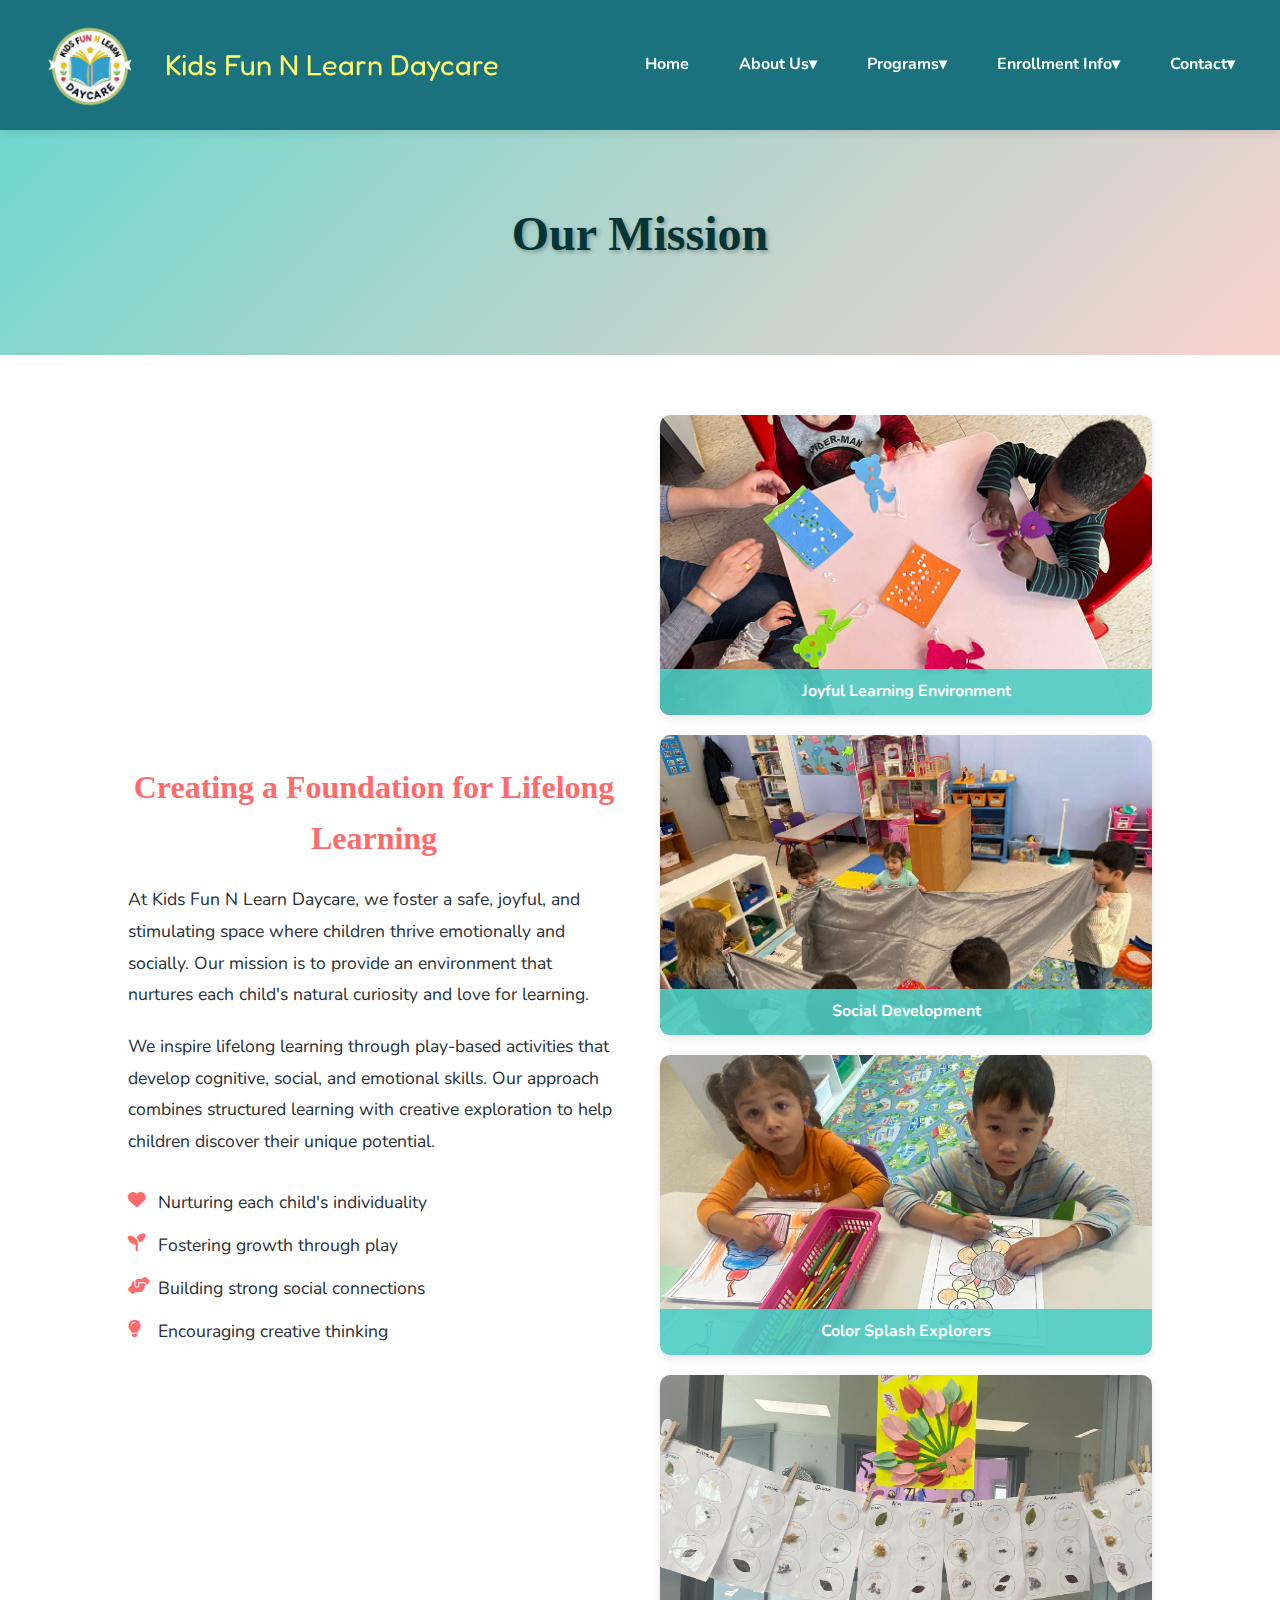
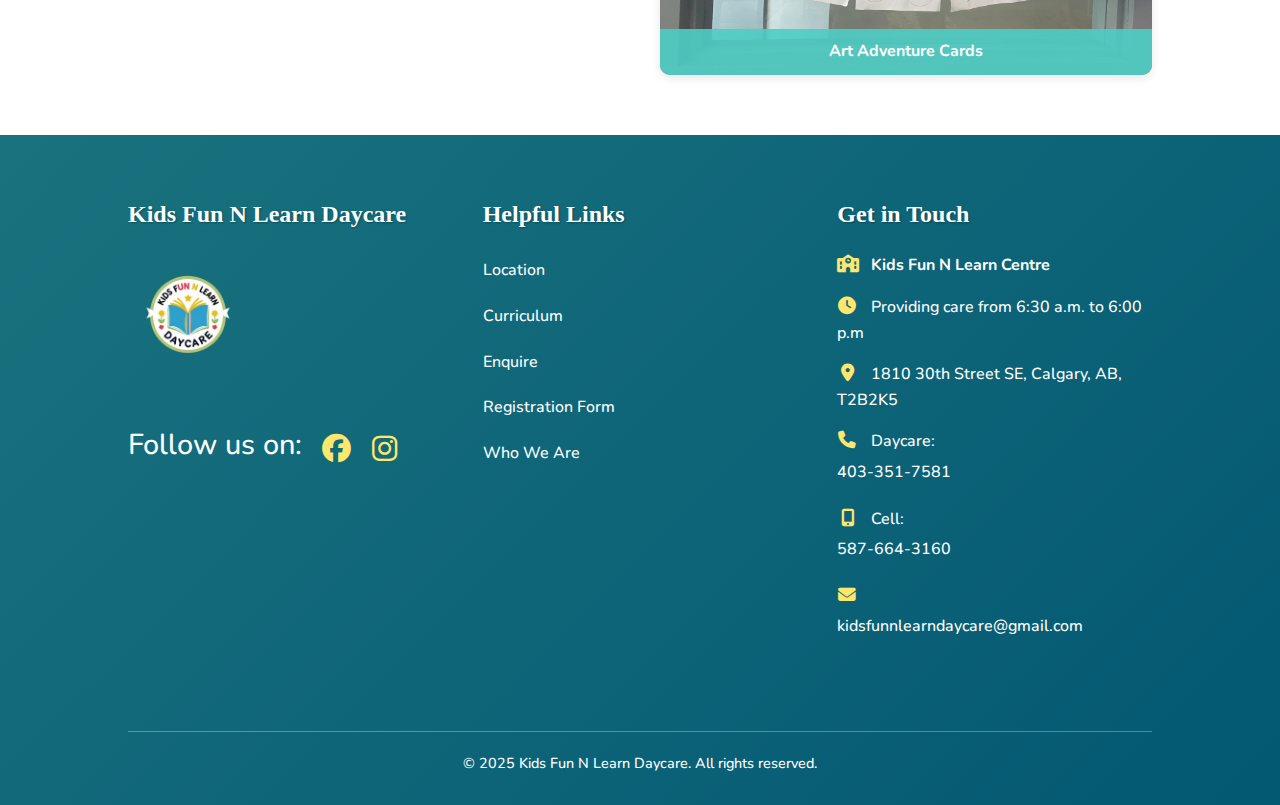
<file: our mission.html>
<!DOCTYPE html>
<html lang="en">
<head>
  <meta charset="UTF-8" />
  <meta name="viewport" content="width=device-width, initial-scale=1.0" />
  <title>Our Mission – Kids Fun N Learn Daycare</title>
  <link rel="stylesheet" href="style.css" />
  <link rel="stylesheet" href="https://cdnjs.cloudflare.com/ajax/libs/font-awesome/6.4.0/css/all.min.css">
  <link href="https://fonts.googleapis.com/css2?family=Fredoka+One&family=Nunito:wght@400;700&display=swap" rel="stylesheet">
</head>
<body>
  <input type="checkbox" id="mobile-menu-toggle">
  <div class="menu-overlay"></div>

  <header>
    <!-- Logo and title container -->
  <div class="logo-container">
    <div class="logo-wrapper">
      <img src="images/logo.png" alt="Logo" class="logo">
    </div>
    <span class="site-title">Kids Fun N Learn Daycare</span>
  </div>

    <!-- Hamburger Menu Button -->
    <label for="mobile-menu-toggle" class="menu-toggle">
      <div class="hamburger-line"></div>
      <div class="hamburger-line"></div>
      <div class="hamburger-line"></div>
    </label>

    <nav>
      <ul class="navbar">
        <li><a href="index.html">Home</a></li>
        
        <li class="dropdown">
          <a href="about.html">About Us▾</a>
          <ul class="dropdown-menu">
            <li><a href="our mission.html">Our Mission</a></li>
            <li><a href="our philosophy.html">Our Philosophy</a></li>
            <li><a href="meet our staff.html">Meet Our Staff</a></li>
          </ul>
        </li>
        
        <li class="dropdown">
          <a href="programs.html">Programs▾</a>
          <ul class="dropdown-menu">
            <li><a href="infant-program.html">Infant Program</a></li>
            <li><a href="toddler-program.html">Toddler Program</a></li>
            <li><a href="preschool-program.html">Preschool Program</a></li>
          </ul>
        </li>

        <li class="dropdown">
          <a href="enrollment.html">Enrollment Info▾</a>
          <ul class="dropdown-menu">
            <li><a href="registration-process.html">Registration Process</a></li>
            <li><a href="fees-forms.html">Fees and Forms</a></li>
          </ul>
        </li>

        <li class="dropdown">
          <a href="contact.html">Contact▾</a>
          <ul class="dropdown-menu">
            <li><a href="contact-form.html">Contact Form</a></li>
            <li><a href="location-map.html">Google Map</a></li>
          </ul>
        </li>
      </ul>
    </nav>
  </header>

  <main>
    <section class="page-hero">
      <h1>Our Mission</h1>
    </section>

    <section class="mission-section">
      <div class="mission-container">
        <div class="mission-content">
          <div class="mission-text">
            <h2>Creating a Foundation for Lifelong Learning</h2>
            <p>At Kids Fun N Learn Daycare, we foster a safe, joyful, and stimulating space where children thrive emotionally and socially. Our mission is to provide an environment that nurtures each child's natural curiosity and love for learning.</p>
            <p>We inspire lifelong learning through play-based activities that develop cognitive, social, and emotional skills. Our approach combines structured learning with creative exploration to help children discover their unique potential.</p>
            <ul class="mission-values">
              <li><i class="fas fa-heart"></i> Nurturing each child's individuality</li>
              <li><i class="fas fa-seedling"></i> Fostering growth through play</li>
              <li><i class="fas fa-hands-helping"></i> Building strong social connections</li>
              <li><i class="fas fa-lightbulb"></i> Encouraging creative thinking</li>
            </ul>
          </div>
          <div class="mission-gallery">
            <div class="gallery-item">
              <img src="images/our-mission.png" alt="Happy child playing">
              <div class="gallery-caption">Joyful Learning Environment</div>
            </div>
            <div class="gallery-item">
              <img src="images/our-mission2.png" alt="Children in group activity">
              <div class="gallery-caption">Social Development</div>
            </div>
              <div class="gallery-item">
              <img src="images/painting.jpeg" alt="Color Splash ">
              <div class="gallery-caption">Color Splash Explorers</div>
            </div>
              <div class="gallery-item">
              <img src="images/activities2.jpeg" alt="Art Adventure Cards">
              <div class="gallery-caption">Art Adventure Cards</div>
            </div>
          </div>
        </div>
      </div>
    </section>
  </main>

 <footer>
  <div class="footer-content">
    <!-- Left: Logo + Social -->
    <div class="footer-section">
      <h3>Kids Fun N Learn Daycare</h3>
      <img src="images/logo.png" alt="Kids Fun N Learn Logo" class="footer-logo">
      <div class="social-icons" style="display: flex; gap: 20px; font-size: 1.8rem;">
        <p>Follow us on:</p>
        <a href="https://facebook.com/" target="_blank">
          <i class="fab fa-facebook"></i>
        </a>
        <a href="https://instagram.com/" target="_blank">
          <i class="fab fa-instagram"></i>
        </a>
      </div> 
    </div>
    
    <!-- Middle: Helpful Links -->
      <div class="footer-section">
        <h3>Helpful Links</h3>
        <ul>
          <li><a href="location-map.html">Location</a></li>        
          <li><a href="programs.html">Curriculum</a></li>
          <li><a href="enrollment.html">Enquire</a></li>
          <li><a href="fees-forms.html">Registration Form</a></li>
          <li><a href="about.html">Who We Are</a></li>
        </ul>    
      </div>

    <!-- Right: Contact -->
    <div class="footer-section">
      <h3>Get in Touch</h3>
      <p><i class="fas fa-school"></i> <strong>Kids Fun N Learn Centre</strong></p>
      <p><i class="fas fa-clock"></i> Providing care from 6:30 a.m. to 6:00 p.m</p>
      <p><i class="fas fa-map-marker-alt"></i> 1810 30th Street SE, Calgary, AB, T2B2K5</p>
      <p><i class="fas fa-phone"></i> Daycare: <a href="tel:403-351-7581">403-351-7581</a></p>
      <p><i class="fas fa-mobile-alt"></i> Cell: <a href="tel:587-664-3160">587-664-3160</a></p>
      <p><i class="fas fa-envelope"></i> <a href="mailto:kidsfunnlearndaycare@gmail.com">kidsfunnlearndaycare@gmail.com</a></p>
    </div>
  </div>
  
  <div class="copyright">
    © 2025 Kids Fun N Learn Daycare. All rights reserved.
  </div>
</footer>
</body>
</html>
</file>
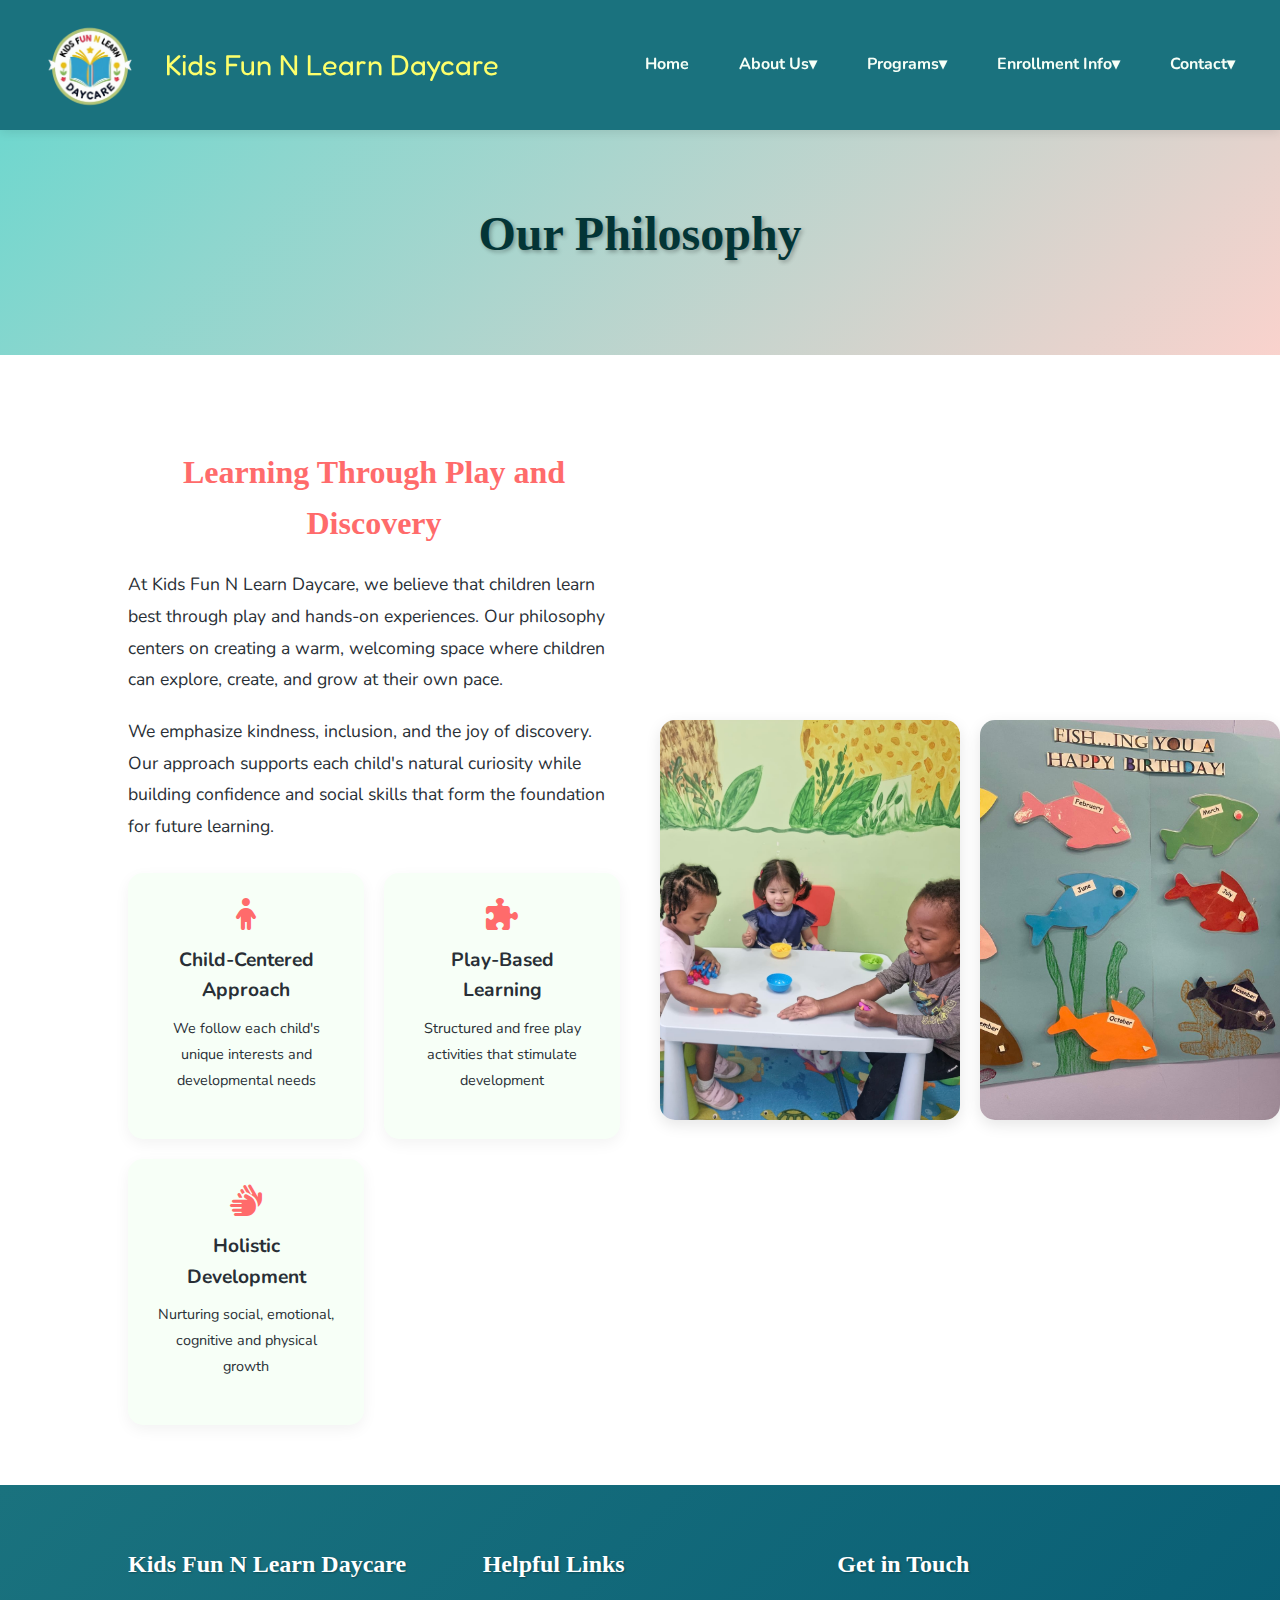
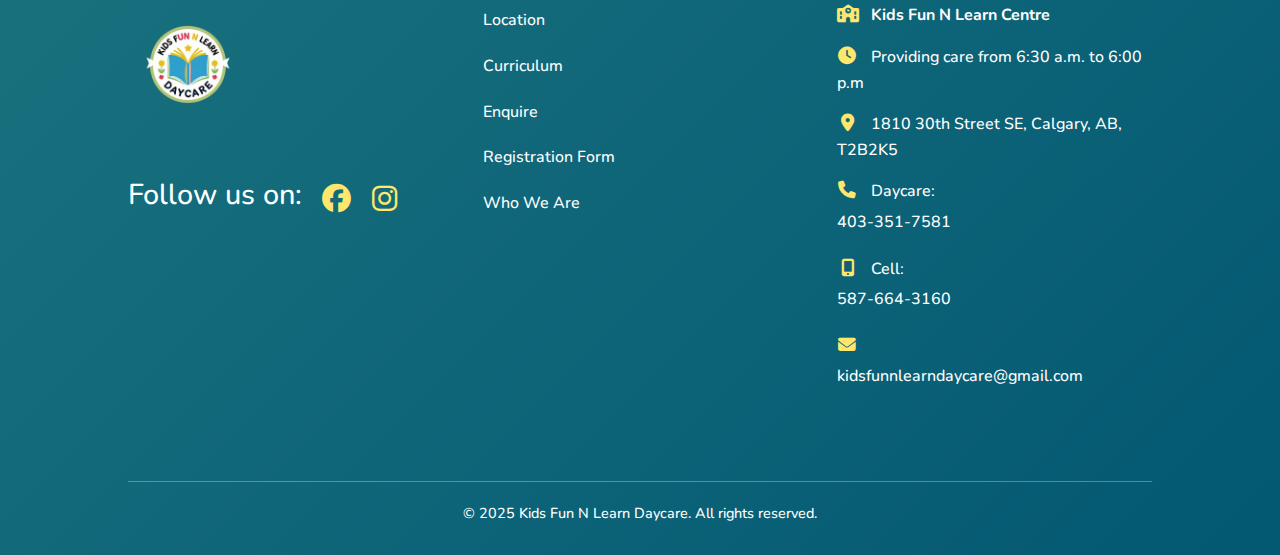
<file: our philosophy.html>
<!-- our philosophy.html -->
<!DOCTYPE html>
<html lang="en">
<head>
  <meta charset="UTF-8" />
  <meta name="viewport" content="width=device-width, initial-scale=1.0" />
  <title>Our Philosophy – Kids Fun N Learn Daycare</title>
  <link rel="stylesheet" href="style.css" />
  <link rel="stylesheet" href="https://cdnjs.cloudflare.com/ajax/libs/font-awesome/6.4.0/css/all.min.css">
  <link href="https://fonts.googleapis.com/css2?family=Fredoka+One&family=Nunito:wght@400;700&display=swap" rel="stylesheet">
</head>
<body>
  <input type="checkbox" id="mobile-menu-toggle">
  <div class="menu-overlay"></div>

  <header>
    <!-- Logo and title container -->
  <div class="logo-container">
    <div class="logo-wrapper">
      <img src="images/logo.png" alt="Logo" class="logo">
    </div>
    <span class="site-title">Kids Fun N Learn Daycare</span>
  </div>

    <!-- Hamburger Menu Button -->
    <label for="mobile-menu-toggle" class="menu-toggle">
      <div class="hamburger-line"></div>
      <div class="hamburger-line"></div>
      <div class="hamburger-line"></div>
    </label>

    <nav>
      <ul class="navbar">
        <li><a href="index.html">Home</a></li>
        
        <li class="dropdown">
          <a href="about.html">About Us▾</a>
          <ul class="dropdown-menu">
            <li><a href="our mission.html">Our Mission</a></li>
            <li><a href="our philosophy.html">Our Philosophy</a></li>
            <li><a href="meet our staff.html">Meet Our Staff</a></li>
          </ul>
        </li>
        
        <li class="dropdown">
          <a href="programs.html">Programs▾</a>
          <ul class="dropdown-menu">
            <li><a href="infant-program.html">Infant Program</a></li>
            <li><a href="toddler-program.html">Toddler Program</a></li>
            <li><a href="preschool-program.html">Preschool Program</a></li>
          </ul>
        </li>

        <li class="dropdown">
          <a href="enrollment.html">Enrollment Info▾</a>
          <ul class="dropdown-menu">
            <li><a href="registration-process.html">Registration Process</a></li>
            <li><a href="fees-forms.html">Fees and Forms</a></li>
          </ul>
        </li>

        <li class="dropdown">
          <a href="contact.html">Contact▾</a>
          <ul class="dropdown-menu">
            <li><a href="contact-form.html">Contact Form</a></li>
            <li><a href="location-map.html">Google Map</a></li>
          </ul>
        </li>
      </ul>
    </nav>
  </header>

  <main>
    <section class="page-hero">
      <h1>Our Philosophy</h1>
    </section>

    <section class="philosophy-section">
      <div class="philosophy-container">
        <div class="philosophy-content">
          <div class="philosophy-text">
            <h2>Learning Through Play and Discovery</h2>
            <p>At Kids Fun N Learn Daycare, we believe that children learn best through play and hands-on experiences. Our philosophy centers on creating a warm, welcoming space where children can explore, create, and grow at their own pace.</p>
            <p>We emphasize kindness, inclusion, and the joy of discovery. Our approach supports each child's natural curiosity while building confidence and social skills that form the foundation for future learning.</p>
            <div class="philosophy-principles">
              <div class="principle-card">
                <i class="fas fa-child"></i>
                <h3>Child-Centered Approach</h3>
                <p>We follow each child's unique interests and developmental needs</p>
              </div>
              <div class="principle-card">
                <i class="fas fa-puzzle-piece"></i>
                <h3>Play-Based Learning</h3>
                <p>Structured and free play activities that stimulate development</p>
              </div>
              <div class="principle-card">
                <i class="fas fa-hands"></i>
                <h3>Holistic Development</h3>
                <p>Nurturing social, emotional, cognitive and physical growth</p>
              </div>
            </div>
          </div>
          <div class="philosophy-gallery">
            <img src="images/kids_play.jpg" alt="Children learning through play">
            <img src="images/Acticities.jpeg" alt="Child creative exploration">
          </div>
        </div>
      </div>
    </section>
  </main>

<footer>
  <div class="footer-content">
    <!-- Left: Logo + Social -->
    <div class="footer-section">
      <h3>Kids Fun N Learn Daycare</h3>
      <img src="images/logo.png" alt="Kids Fun N Learn Logo" class="footer-logo">
      <div class="social-icons" style="display: flex; gap: 20px; font-size: 1.8rem;">
        <p>Follow us on:</p>
        <a href="https://facebook.com/" target="_blank">
          <i class="fab fa-facebook"></i>
        </a>
        <a href="https://instagram.com/" target="_blank">
          <i class="fab fa-instagram"></i>
        </a>
      </div> 
    </div>
    
    <!-- Middle: Helpful Links -->
      <div class="footer-section">
        <h3>Helpful Links</h3>
        <ul>
          <li><a href="location-map.html">Location</a></li>        
          <li><a href="programs.html">Curriculum</a></li>
          <li><a href="enrollment.html">Enquire</a></li>
          <li><a href="fees-forms.html">Registration Form</a></li>
          <li><a href="about.html">Who We Are</a></li>
        </ul>    
      </div>

    <!-- Right: Contact -->
    <div class="footer-section">
      <h3>Get in Touch</h3>
      <p><i class="fas fa-school"></i> <strong>Kids Fun N Learn Centre</strong></p>
      <p><i class="fas fa-clock"></i> Providing care from 6:30 a.m. to 6:00 p.m</p>
      <p><i class="fas fa-map-marker-alt"></i> 1810 30th Street SE, Calgary, AB, T2B2K5</p>
      <p><i class="fas fa-phone"></i> Daycare: <a href="tel:403-351-7581">403-351-7581</a></p>
      <p><i class="fas fa-mobile-alt"></i> Cell: <a href="tel:587-664-3160">587-664-3160</a></p>
      <p><i class="fas fa-envelope"></i> <a href="mailto:kidsfunnlearndaycare@gmail.com">kidsfunnlearndaycare@gmail.com</a></p>
    </div>
  </div>
  
  <div class="copyright">
    © 2025 Kids Fun N Learn Daycare. All rights reserved.
  </div>
</footer>
</body>
</html>
</file>
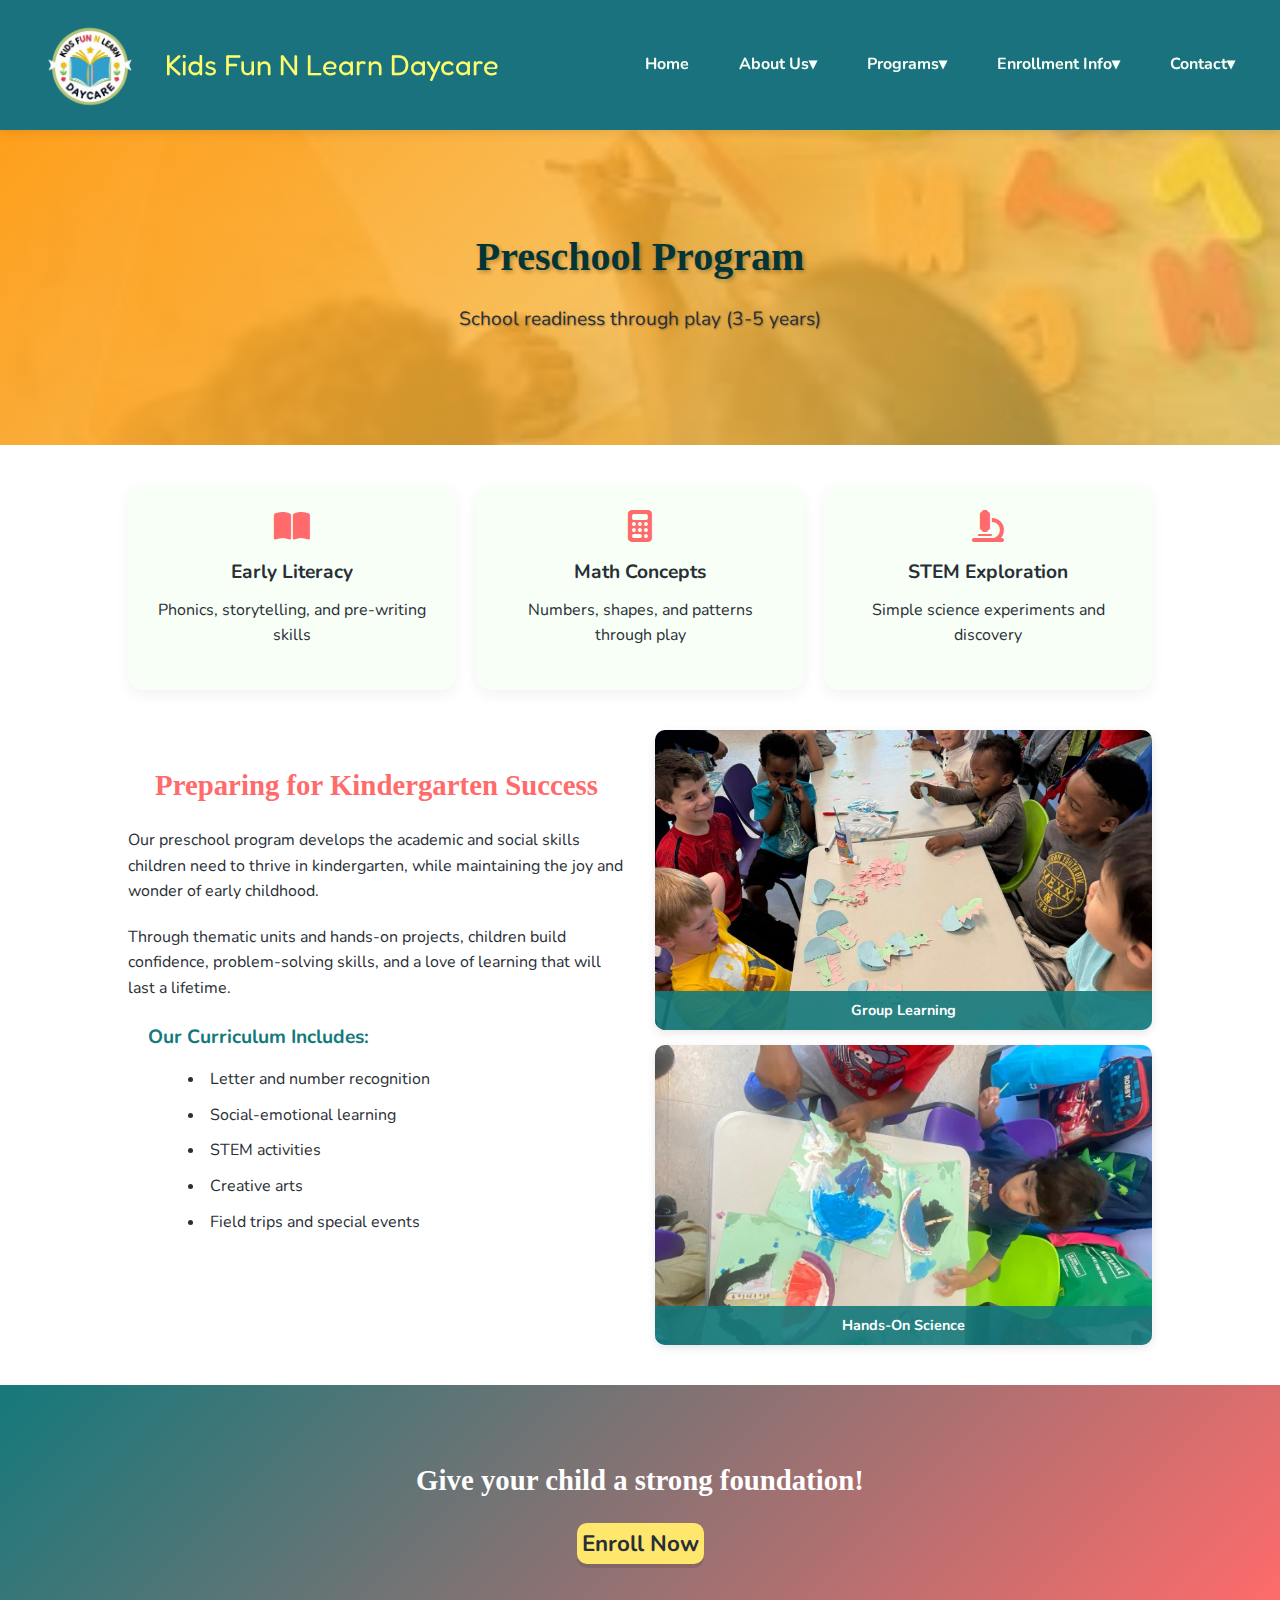
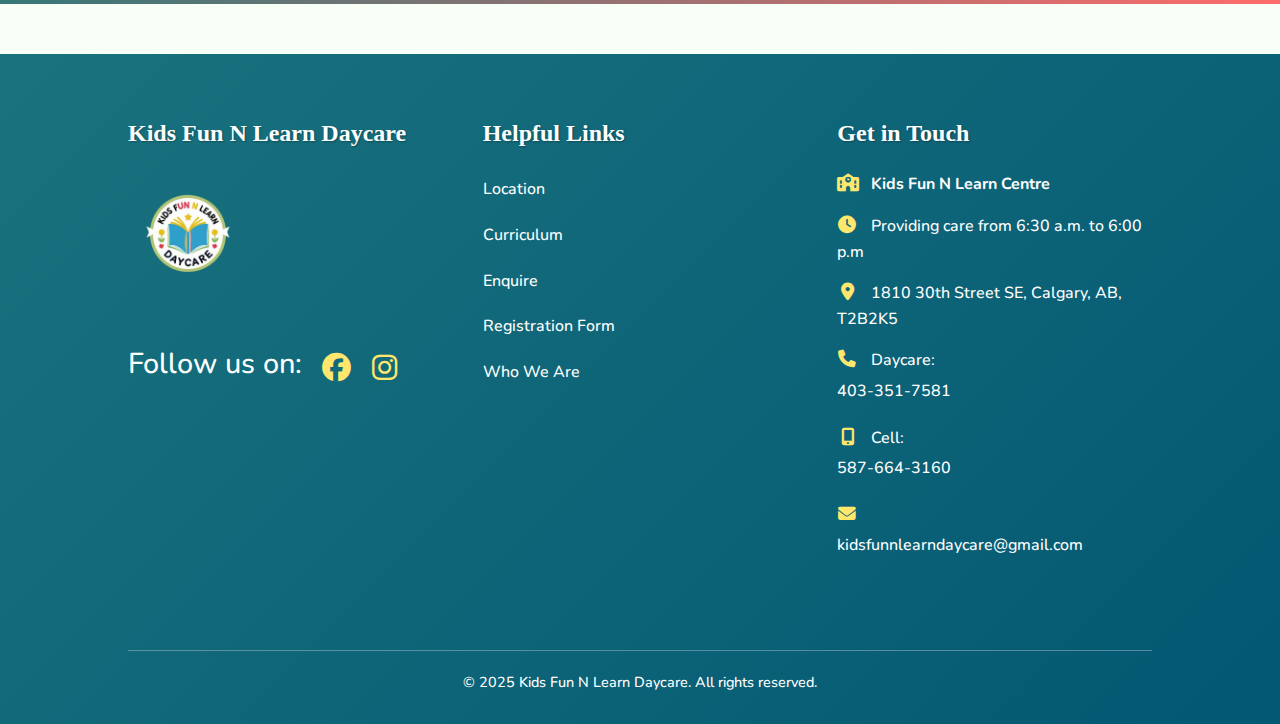
<file: preschool-program.html>
<!DOCTYPE html>
<html lang="en">
<head>
  <meta charset="UTF-8">
  <meta name="viewport" content="width=device-width, initial-scale=1.0">
  <title>Preschool Program | Kids Fun N Learn Daycare</title>
  <link rel="stylesheet" href="style.css">
  <link rel="stylesheet" href="https://cdnjs.cloudflare.com/ajax/libs/font-awesome/6.4.0/css/all.min.css">
  <link href="https://fonts.googleapis.com/css2?family=Fredoka+One&family=Nunito:wght@400;700&display=swap" rel="stylesheet">
</head>
<body>
  <input type="checkbox" id="mobile-menu-toggle">
  <div class="menu-overlay"></div>

  <header>
    <!-- Logo and title container -->
  <div class="logo-container">
    <div class="logo-wrapper">
      <img src="images/logo.png" alt="Logo" class="logo">
    </div>
    <span class="site-title">Kids Fun N Learn Daycare</span>
  </div>

    <!-- Hamburger Menu Button -->
    <label for="mobile-menu-toggle" class="menu-toggle">
      <div class="hamburger-line"></div>
      <div class="hamburger-line"></div>
      <div class="hamburger-line"></div>
    </label>

    <nav>
      <ul class="navbar">
        <li><a href="index.html">Home</a></li>
        
        <li class="dropdown">
          <a href="about.html">About Us▾</a>
          <ul class="dropdown-menu">
            <li><a href="our mission.html">Our Mission</a></li>
            <li><a href="our philosophy.html">Our Philosophy</a></li>
            <li><a href="meet our staff.html">Meet Our Staff</a></li>
          </ul>
        </li>
        
        <li class="dropdown">
          <a href="programs.html">Programs▾</a>
          <ul class="dropdown-menu">
            <li><a href="infant-program.html">Infant Program</a></li>
            <li><a href="toddler-program.html">Toddler Program</a></li>
            <li><a href="preschool-program.html">Preschool Program</a></li>
          </ul>
        </li>

        <li class="dropdown">
          <a href="enrollment.html">Enrollment Info▾</a>
          <ul class="dropdown-menu">
            <li><a href="registration-process.html">Registration Process</a></li>
            <li><a href="fees-forms.html">Fees and Forms</a></li>
          </ul>
        </li>

        <li class="dropdown">
          <a href="contact.html">Contact▾</a>
          <ul class="dropdown-menu">
            <li><a href="contact-form.html">Contact Form</a></li>
            <li><a href="location-map.html">Google Map</a></li>
          </ul>
        </li>
      </ul>
    </nav>
  </header>

  <main>
    <section class="program-hero preschool-hero">
      <h1>Preschool Program</h1>
      <p class="hero-subtitle">School readiness through play (3-5 years)</p>
    </section>

    <section class="program-details">
      <div class="program-container">
        <div class="program-highlights">
          <div class="highlight-card">
            <i class="fas fa-book-open"></i>
            <h3>Early Literacy</h3>
            <p>Phonics, storytelling, and pre-writing skills</p>
          </div>
          <div class="highlight-card">
            <i class="fas fa-calculator"></i>
            <h3>Math Concepts</h3>
            <p>Numbers, shapes, and patterns through play</p>
          </div>
          <div class="highlight-card">
            <i class="fas fa-microscope"></i>
            <h3>STEM Exploration</h3>
            <p>Simple science experiments and discovery</p>
          </div>
        </div>

        <div class="program-content">
          <div class="program-description">
            <h2>Preparing for Kindergarten Success</h2>
            <p>Our preschool program develops the academic and social skills children need to thrive in kindergarten, while maintaining the joy and wonder of early childhood.</p>
            <p>Through thematic units and hands-on projects, children build confidence, problem-solving skills, and a love of learning that will last a lifetime.</p>
            
            <div class="program-features">
              <h3>Our Curriculum Includes:</h3>
              <ul>
                <li>Letter and number recognition</li>
                <li>Social-emotional learning</li>
                <li>STEM activities</li>
                <li>Creative arts</li>
                <li>Field trips and special events</li>
              </ul>
            </div>
          </div>

          <div class="program-gallery">
            <div class="gallery-item">
              <img src="images/pre school.png" alt="Preschoolers at circle time">
              <div class="img-caption">Group Learning</div>
            </div>
            <div class="gallery-item">
              <img src="images/pre school1.png" alt="Children doing science experiment">
              <div class="img-caption">Hands-On Science</div>
            </div>
          </div>
        </div>
      </div>
    </section>

    <section class="program-cta">
      <h2>Give your child a strong foundation!</h2>
      <button class="enroll-btn"><a href="registration-process.html">Enroll Now</a></button>
    </section>
  </main>

<footer>
  <div class="footer-content">
    <!-- Left: Logo + Social -->
    <div class="footer-section">
      <h3>Kids Fun N Learn Daycare</h3>
      <img src="images/logo.png" alt="Kids Fun N Learn Logo" class="footer-logo">
      <div class="social-icons" style="display: flex; gap: 20px; font-size: 1.8rem;">
        <p>Follow us on:</p>
        <a href="https://facebook.com/" target="_blank">
          <i class="fab fa-facebook"></i>
        </a>
        <a href="https://instagram.com/" target="_blank">
          <i class="fab fa-instagram"></i>
        </a>
      </div> 
    </div>
    
    <!-- Middle: Helpful Links -->
      <div class="footer-section">
        <h3>Helpful Links</h3>
        <ul>
          <li><a href="location-map.html">Location</a></li>        
          <li><a href="programs.html">Curriculum</a></li>
          <li><a href="enrollment.html">Enquire</a></li>
          <li><a href="fees-forms.html">Registration Form</a></li>
          <li><a href="about.html">Who We Are</a></li>
        </ul>    
      </div>

    <!-- Right: Contact -->
    <div class="footer-section">
      <h3>Get in Touch</h3>
      <p><i class="fas fa-school"></i> <strong>Kids Fun N Learn Centre</strong></p>
      <p><i class="fas fa-clock"></i> Providing care from 6:30 a.m. to 6:00 p.m</p>
      <p><i class="fas fa-map-marker-alt"></i> 1810 30th Street SE, Calgary, AB, T2B2K5</p>
      <p><i class="fas fa-phone"></i> Daycare: <a href="tel:403-351-7581">403-351-7581</a></p>
      <p><i class="fas fa-mobile-alt"></i> Cell: <a href="tel:587-664-3160">587-664-3160</a></p>
      <p><i class="fas fa-envelope"></i> <a href="mailto:kidsfunnlearndaycare@gmail.com">kidsfunnlearndaycare@gmail.com</a></p>
    </div>
  </div>
  
  <div class="copyright">
    © 2025 Kids Fun N Learn Daycare. All rights reserved.
  </div>
</footer>
</body>
</html>
</file>
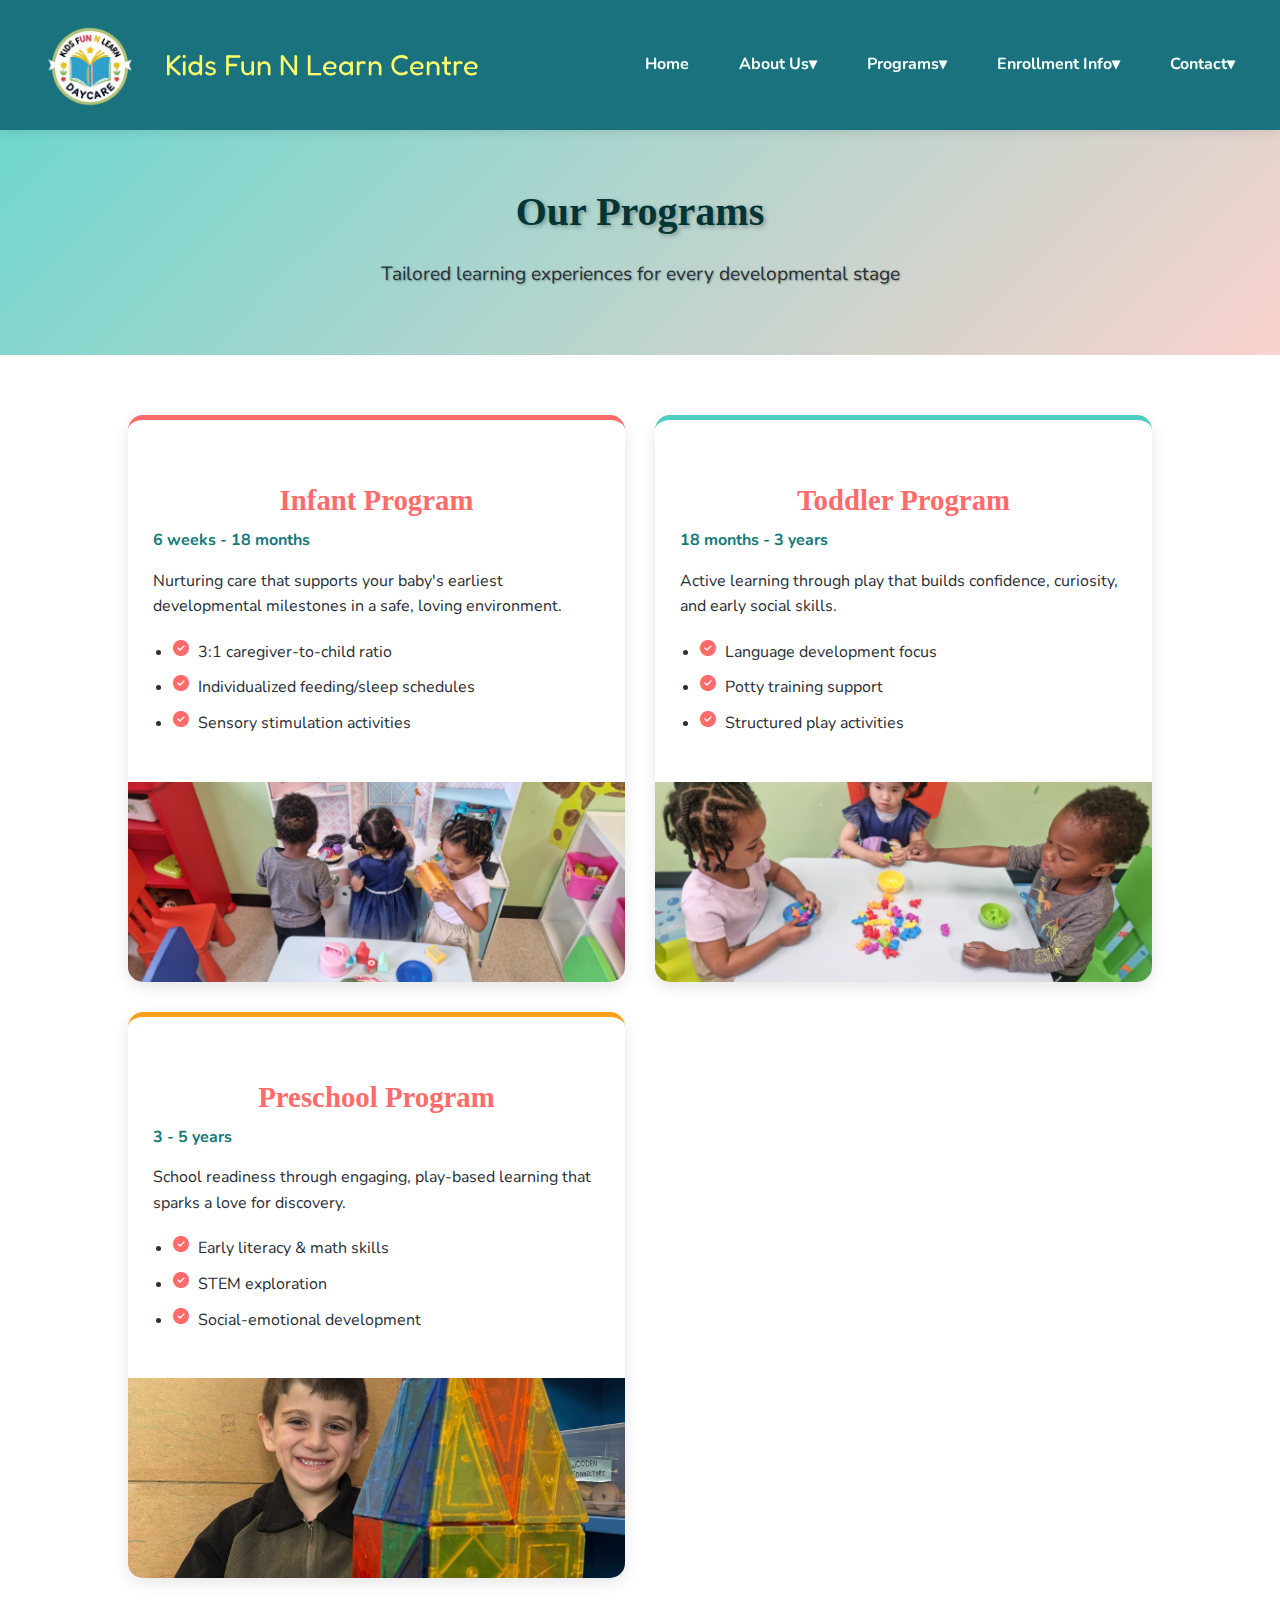
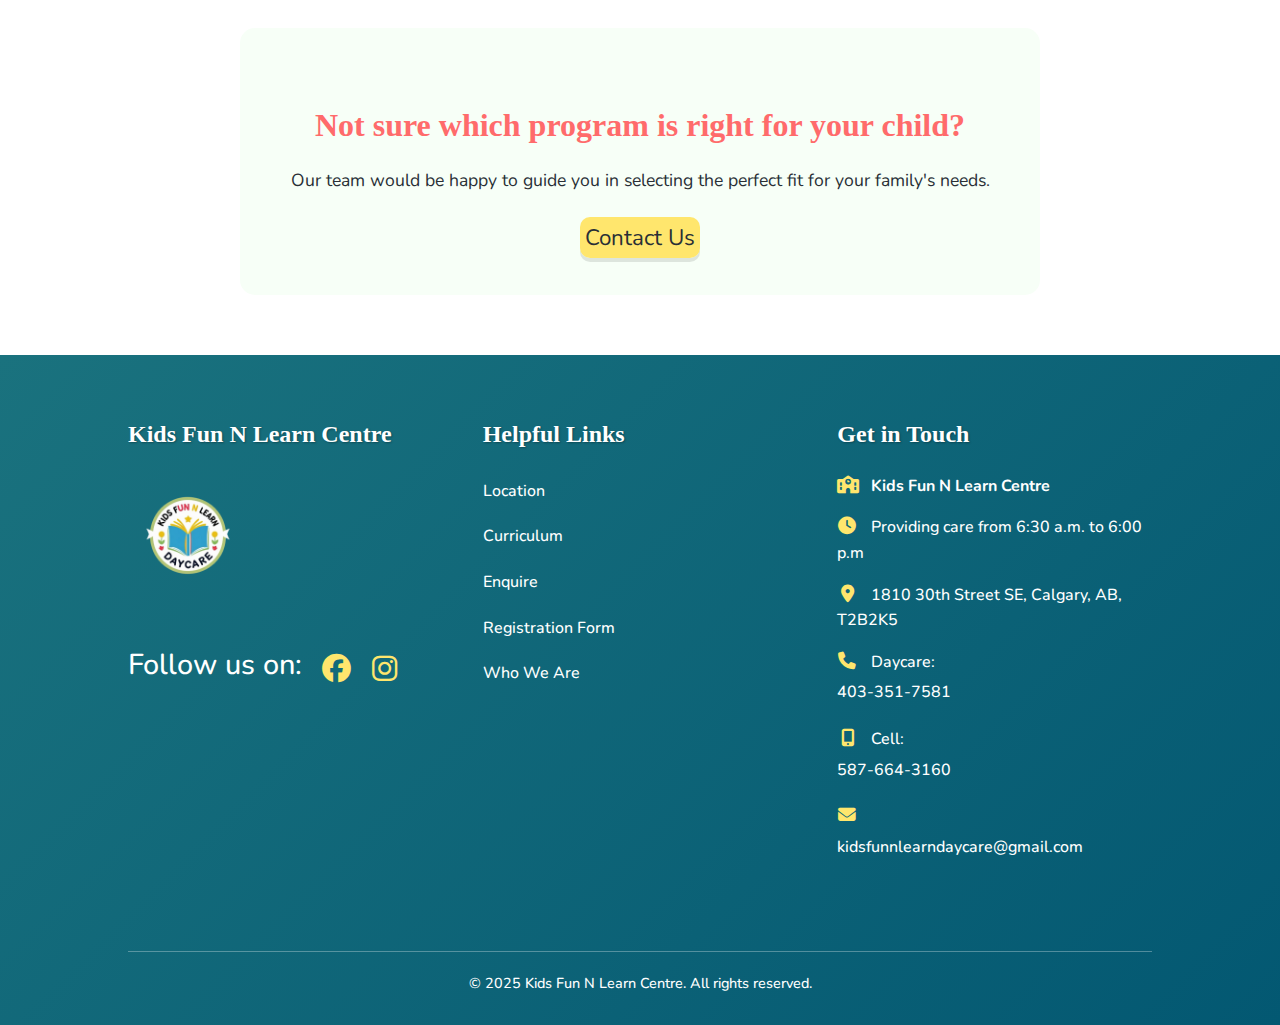
<file: programs.html>
<!DOCTYPE html>
<html lang="en">
<head>
  <meta charset="UTF-8">
  <meta name="viewport" content="width=device-width, initial-scale=1.0">
  <title>Our Programs | Kids Fun N Learn Centre</title>
  <link rel="stylesheet" href="style.css">
  <link rel="stylesheet" href="https://cdnjs.cloudflare.com/ajax/libs/font-awesome/6.4.0/css/all.min.css">
  <link href="https://fonts.googleapis.com/css2?family=Fredoka+One&family=Nunito:wght@400;700&display=swap" rel="stylesheet">
</head>
<body>
  <input type="checkbox" id="mobile-menu-toggle">
  <div class="menu-overlay"></div>

  <header>
    <!-- Logo and title container -->
  <div class="logo-container">
    <div class="logo-wrapper">
      <img src="images/logo.png" alt="Logo" class="logo">
    </div>
    <span class="site-title">Kids Fun N Learn Centre</span>
  </div>

    <!-- Hamburger Menu Button -->
    <label for="mobile-menu-toggle" class="menu-toggle">
      <div class="hamburger-line"></div>
      <div class="hamburger-line"></div>
      <div class="hamburger-line"></div>
    </label>

    <nav>
      <ul class="navbar">
        <li><a href="index.html">Home</a></li>
        
        <li class="dropdown">
          <a href="about.html">About Us▾</a>
          <ul class="dropdown-menu">
            <li><a href="our mission.html">Our Mission</a></li>
            <li><a href="our philosophy.html">Our Philosophy</a></li>
            <li><a href="meet our staff.html">Meet Our Staff</a></li>
          </ul>
        </li>
        
        <li class="dropdown">
          <a href="programs.html">Programs▾</a>
          <ul class="dropdown-menu">
            <li><a href="infant-program.html">Infant Program</a></li>
            <li><a href="toddler-program.html">Toddler Program</a></li>
            <li><a href="preschool-program.html">Preschool Program</a></li>
          </ul>
        </li>

        <li class="dropdown">
          <a href="enrollment.html">Enrollment Info▾</a>
          <ul class="dropdown-menu">
            <li><a href="registration-process.html">Registration Process</a></li>
            <li><a href="fees-forms.html">Fees and Forms</a></li>
          </ul>
        </li>

        <li class="dropdown">
          <a href="contact.html">Contact▾</a>
          <ul class="dropdown-menu">
            <li><a href="contact-form.html">Contact Form</a></li>
            <li><a href="location-map.html">Google Map</a></li>
          </ul>
        </li>
      </ul>
    </nav>
  </header>

  <main>
    <section class="programs-hero">
      <h1>Our Programs</h1>
      <p class="hero-subtitle">Tailored learning experiences for every developmental stage</p>
    </section>

    <section class="programs-overview">
      <div class="programs-container">
        <div class="program-cards">
          <div class="program-card infant-card">
          <div class="program-card-content">
            <h2>Infant Program</h2>
            <p class="age-range">6 weeks - 18 months</p>
            <p class="program-description">Nurturing care that supports your baby's earliest developmental milestones in a safe, loving environment.</p>
            <ul class="program-features">
              <li><i class="fas fa-check-circle"></i> 3:1 caregiver-to-child ratio</li>
              <li><i class="fas fa-check-circle"></i> Individualized feeding/sleep schedules</li>
              <li><i class="fas fa-check-circle"></i> Sensory stimulation activities</li>
            </ul>
          </div>
          <div class="program-card-image">
            <img src="images/infant_program.jpeg" alt="Happy infant playing">
          </div>
        </div>

        <div class="program-card toddler-card">
          <div class="program-card-content">
            <h2>Toddler Program</h2>
            <p class="age-range">18 months - 3 years</p>
            <p class="program-description">Active learning through play that builds confidence, curiosity, and early social skills.</p>
            <ul class="program-features">
              <li><i class="fas fa-check-circle"></i> Language development focus</li>
              <li><i class="fas fa-check-circle"></i> Potty training support</li>
              <li><i class="fas fa-check-circle"></i> Structured play activities</li>
            </ul>
          </div>
          <div class="program-card-image">
            <img src="images/toddler_program.jpeg" alt="Toddlers playing together">
          </div>
        </div>

        <div class="program-card preschool-card">
          <div class="program-card-content">
            <h2>Preschool Program</h2>
            <p class="age-range">3 - 5 years</p>
            <p class="program-description">School readiness through engaging, play-based learning that sparks a love for discovery.</p>
            <ul class="program-features">
              <li><i class="fas fa-check-circle"></i> Early literacy & math skills</li>
              <li><i class="fas fa-check-circle"></i> STEM exploration</li>
              <li><i class="fas fa-check-circle"></i> Social-emotional development</li>
            </ul>
          </div>
          <div class="program-card-image">
            <img src="images/pre_school_program.jpg" alt="Preschoolers learning">
          </div>
        </div>

        </div>

      <div class="programs-cta">
        <h2>Not sure which program is right for your child?</h2>
        <p>Our team would be happy to guide you in selecting the perfect fit for your family's needs.</p>
        <a href="contact-form.html" class="enroll-btn">Contact Us</a>
      </div>

      </div>
    </section>
  </main>

<footer>
  <div class="footer-content">
    <!-- Left: Logo + Social -->
    <div class="footer-section">
      <h3>Kids Fun N Learn Centre</h3>
      <img src="images/logo.png" alt="Kids Fun N Learn Logo" class="footer-logo">
      <div class="social-icons" style="display: flex; gap: 20px; font-size: 1.8rem;">
        <p>Follow us on:</p>
        <a href="https://facebook.com/" target="_blank">
          <i class="fab fa-facebook"></i>
        </a>
        <a href="https://instagram.com/" target="_blank">
          <i class="fab fa-instagram"></i>
        </a>
      </div> 
    </div>
    
    <!-- Middle: Helpful Links -->
      <div class="footer-section">
        <h3>Helpful Links</h3>
        <ul>
          <li><a href="location-map.html">Location</a></li>        
          <li><a href="programs.html">Curriculum</a></li>
          <li><a href="enrollment.html">Enquire</a></li>
          <li><a href="fees-forms.html">Registration Form</a></li>
          <li><a href="about.html">Who We Are</a></li>
        </ul>    
      </div>

    <!-- Right: Contact -->
    <div class="footer-section">
      <h3>Get in Touch</h3>
      <p><i class="fas fa-school"></i> <strong>Kids Fun N Learn Centre</strong></p>
      <p><i class="fas fa-clock"></i> Providing care from 6:30 a.m. to 6:00 p.m</p>
      <p><i class="fas fa-map-marker-alt"></i> 1810 30th Street SE, Calgary, AB, T2B2K5</p>
      <p><i class="fas fa-phone"></i> Daycare: <a href="tel:403-351-7581">403-351-7581</a></p>
      <p><i class="fas fa-mobile-alt"></i> Cell: <a href="tel:587-664-3160">587-664-3160</a></p>
      <p><i class="fas fa-envelope"></i> <a href="mailto:kidsfunnlearndaycare@gmail.com">kidsfunnlearndaycare@gmail.com</a></p>
    </div>
  </div>
  
  <div class="copyright">
    © 2025 Kids Fun N Learn Centre. All rights reserved.
  </div>
</footer>
</body>
</html>
</file>
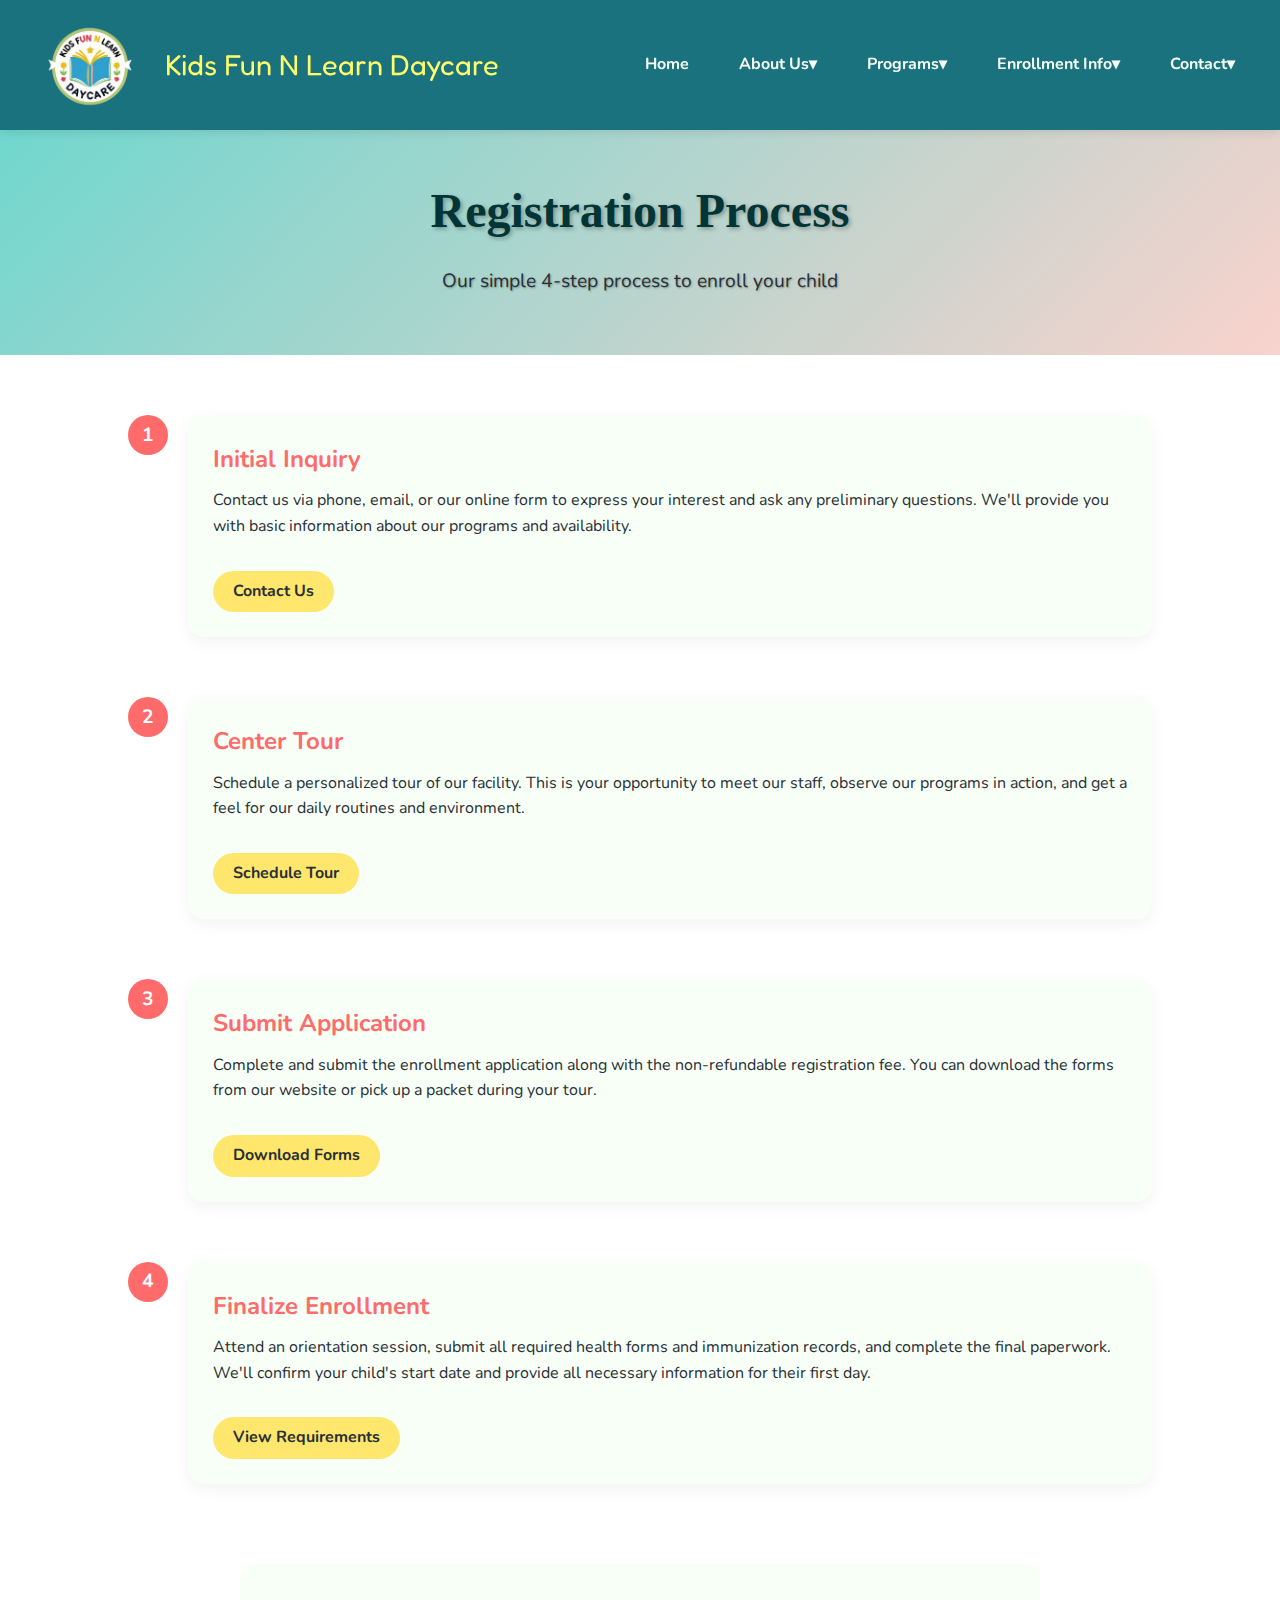
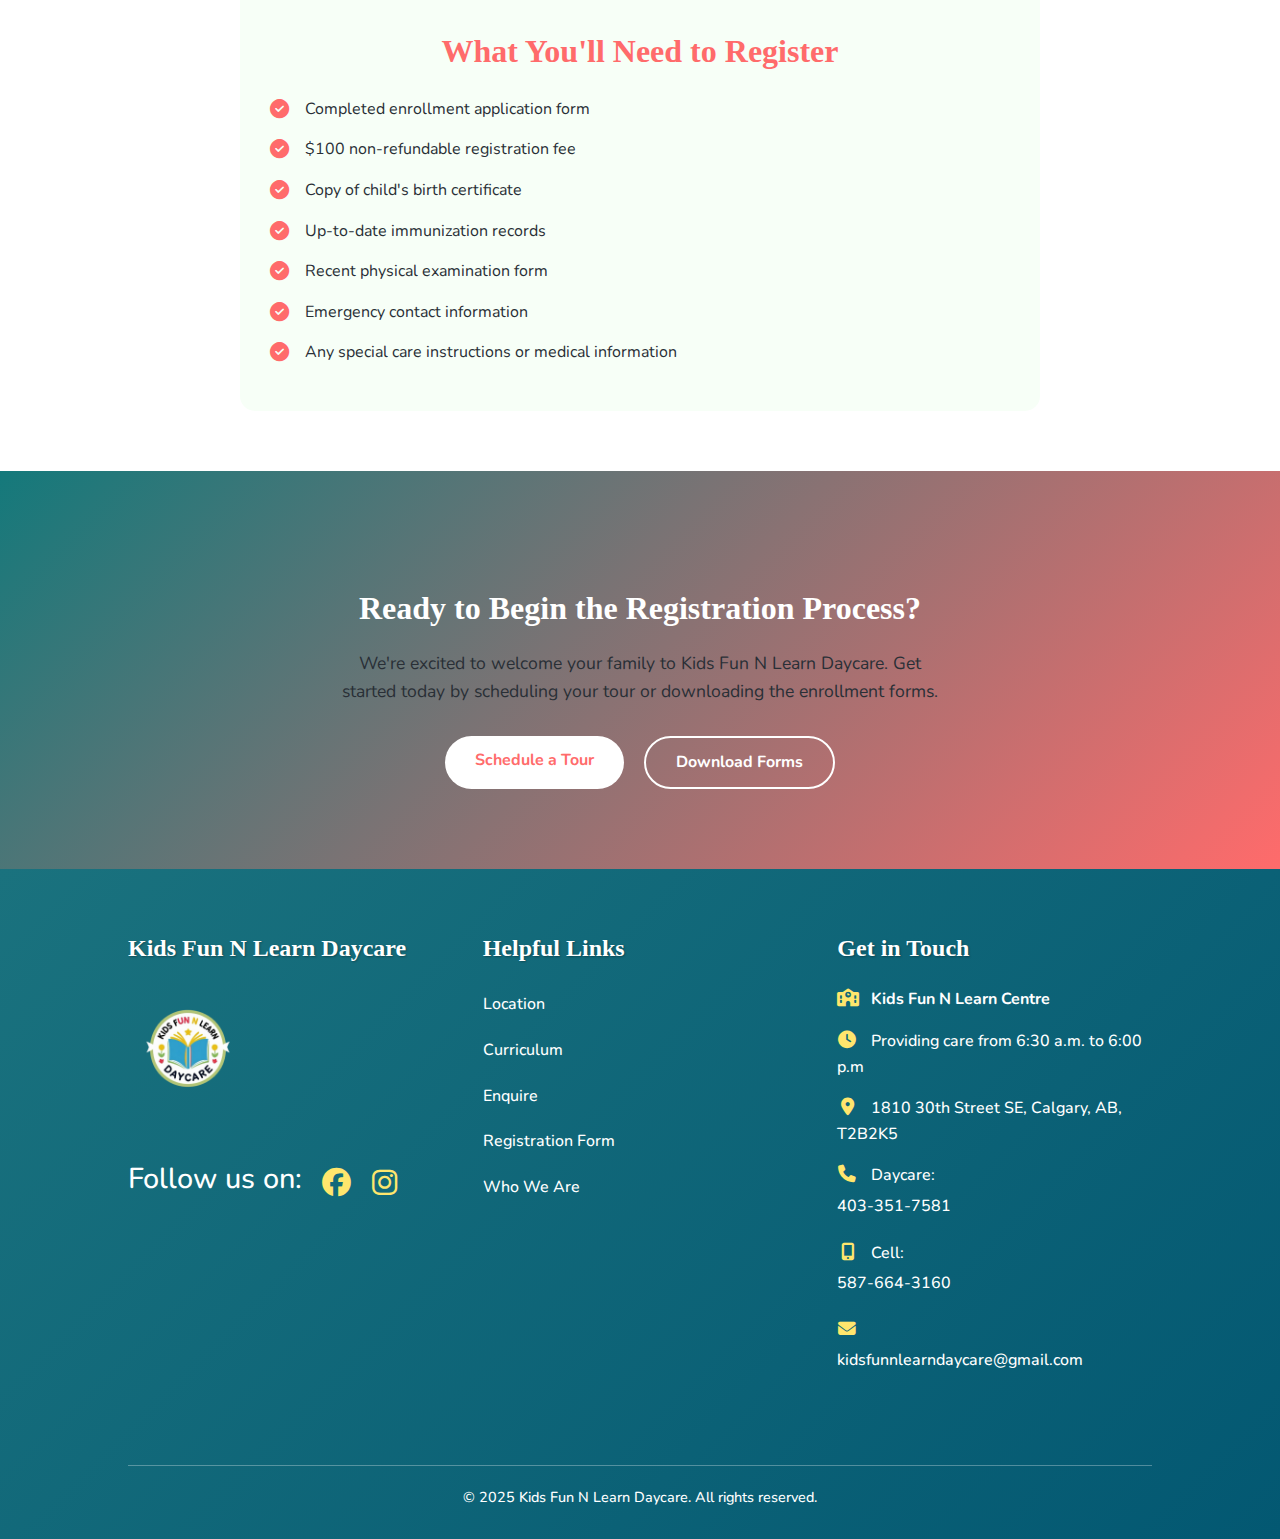
<file: registration-process.html>
<!DOCTYPE html>
<html lang="en">
<head>
  <meta charset="UTF-8">
  <meta name="viewport" content="width=device-width, initial-scale=1.0">
  <title>Registration Process | Kids Fun N Learn Daycare</title>
  <link rel="stylesheet" href="style.css">
  <link rel="stylesheet" href="https://cdnjs.cloudflare.com/ajax/libs/font-awesome/6.4.0/css/all.min.css">
  <link href="https://fonts.googleapis.com/css2?family=Fredoka+One&family=Nunito:wght@400;700&display=swap" rel="stylesheet">
</head>
<body>
  <input type="checkbox" id="mobile-menu-toggle">
  <div class="menu-overlay"></div>

  <header>
    <div class="logo-container">
      <div class="logo-wrapper">
        <img src="images/logo.png" alt="Logo" class="logo">
      </div>
      <span class="site-title">Kids Fun N Learn Daycare</span>
    </div>

    <label for="mobile-menu-toggle" class="menu-toggle">
      <div class="hamburger-line"></div>
      <div class="hamburger-line"></div>
      <div class="hamburger-line"></div>
    </label>

    <nav>
      <ul class="navbar">
        <li><a href="index.html">Home</a></li>
        <li class="dropdown">
          <a href="about.html">About Us▾</a>
          <ul class="dropdown-menu">
            <li><a href="our-mission.html">Our Mission</a></li>
            <li><a href="our-philosophy.html">Our Philosophy</a></li>
            <li><a href="meet-our-staff.html">Meet Our Staff</a></li>
          </ul>
        </li>
        <li class="dropdown">
          <a href="programs.html">Programs▾</a>
          <ul class="dropdown-menu">
            <li><a href="infant-program.html">Infant Program</a></li>
            <li><a href="toddler-program.html">Toddler Program</a></li>
            <li><a href="preschool-program.html">Preschool Program</a></li>
          </ul>
        </li>
        <li class="dropdown">
          <a href="enrollment.html">Enrollment Info▾</a>
          <ul class="dropdown-menu">
            <li><a href="registration-process.html">Registration Process</a></li>
            <li><a href="fees-forms.html">Fees and Forms</a></li>
          </ul>
        </li>
        <li class="dropdown">
          <a href="contact.html">Contact▾</a>
          <ul class="dropdown-menu">
            <li><a href="contact-form.html">Contact Form</a></li>
            <li><a href="location-map.html">Google Map</a></li>
          </ul>
        </li>
      </ul>
    </nav>
  </header>

  <main>
    <section class="page-hero">
      <h1>Registration Process</h1>
      <p class="hero-subtitle">Our simple 4-step process to enroll your child</p>
    </section>

    <section class="registration-process">
      <div class="process-container">
        <div class="process-steps">
          <div class="step">
            <div class="step-number">1</div>
            <div class="step-content">
              <h3>Initial Inquiry</h3>
              <p>Contact us via phone, email, or our online form to express your interest and ask any preliminary questions. We'll provide you with basic information about our programs and availability.</p>
              <a href="contact-form.html" class="step-button">Contact Us</a>
            </div>
          </div>
          
          <div class="step">
            <div class="step-number">2</div>
            <div class="step-content">
              <h3>Center Tour</h3>
              <p>Schedule a personalized tour of our facility. This is your opportunity to meet our staff, observe our programs in action, and get a feel for our daily routines and environment.</p>
              <a href="contact.html" class="step-button">Schedule Tour</a>
            </div>
          </div>
          
          <div class="step">
            <div class="step-number">3</div>
            <div class="step-content">
              <h3>Submit Application</h3>
              <p>Complete and submit the enrollment application along with the non-refundable registration fee. You can download the forms from our website or pick up a packet during your tour.</p>
              <a href="fees-forms.html" class="step-button">Download Forms</a>
            </div>
          </div>
          
          <div class="step">
            <div class="step-number">4</div>
            <div class="step-content">
              <h3>Finalize Enrollment</h3>
              <p>Attend an orientation session, submit all required health forms and immunization records, and complete the final paperwork. We'll confirm your child's start date and provide all necessary information for their first day.</p>
              <a href="fees-forms.html" class="step-button">View Requirements</a>
            </div>
          </div>
        </div>

        <div class="registration-requirements">
          <h2>What You'll Need to Register</h2>
          <ul>
            <li><i class="fas fa-check-circle"></i> Completed enrollment application form</li>
            <li><i class="fas fa-check-circle"></i> $100 non-refundable registration fee</li>
            <li><i class="fas fa-check-circle"></i> Copy of child's birth certificate</li>
            <li><i class="fas fa-check-circle"></i> Up-to-date immunization records</li>
            <li><i class="fas fa-check-circle"></i> Recent physical examination form</li>
            <li><i class="fas fa-check-circle"></i> Emergency contact information</li>
            <li><i class="fas fa-check-circle"></i> Any special care instructions or medical information</li>
          </ul>
        </div>
      </div>
    </section>

    <section class="enrollment-cta">
      <div class="container">
        <h2>Ready to Begin the Registration Process?</h2>
        <p>We're excited to welcome your family to Kids Fun N Learn Daycare. Get started today by scheduling your tour or downloading the enrollment forms.</p>
        <div class="cta-buttons">
          <a href="contact-form.html" class="btn-primary">Schedule a Tour</a>
          <a href="fees-forms.html" class="btn-secondary">Download Forms</a>
        </div>
      </div>
    </section>
  </main>

<footer>
  <div class="footer-content">
    <!-- Left: Logo + Social -->
    <div class="footer-section">
      <h3>Kids Fun N Learn Daycare</h3>
      <img src="images/logo.png" alt="Kids Fun N Learn Logo" class="footer-logo">
      <div class="social-icons" style="display: flex; gap: 20px; font-size: 1.8rem;">
        <p>Follow us on:</p>
        <a href="https://facebook.com/" target="_blank">
          <i class="fab fa-facebook"></i>
        </a>
        <a href="https://instagram.com/" target="_blank">
          <i class="fab fa-instagram"></i>
        </a>
      </div> 
    </div>
    
    <!-- Middle: Helpful Links -->
      <div class="footer-section">
        <h3>Helpful Links</h3>
        <ul>
          <li><a href="location-map.html">Location</a></li>        
          <li><a href="programs.html">Curriculum</a></li>
          <li><a href="enrollment.html">Enquire</a></li>
          <li><a href="fees-forms.html">Registration Form</a></li>
          <li><a href="about.html">Who We Are</a></li>
        </ul>    
      </div>

    <!-- Right: Contact -->
    <div class="footer-section">
      <h3>Get in Touch</h3>
      <p><i class="fas fa-school"></i> <strong>Kids Fun N Learn Centre</strong></p>
      <p><i class="fas fa-clock"></i> Providing care from 6:30 a.m. to 6:00 p.m</p>
      <p><i class="fas fa-map-marker-alt"></i> 1810 30th Street SE, Calgary, AB, T2B2K5</p>
      <p><i class="fas fa-phone"></i> Daycare: <a href="tel:403-351-7581">403-351-7581</a></p>
      <p><i class="fas fa-mobile-alt"></i> Cell: <a href="tel:587-664-3160">587-664-3160</a></p>
      <p><i class="fas fa-envelope"></i> <a href="mailto:kidsfunnlearndaycare@gmail.com">kidsfunnlearndaycare@gmail.com</a></p>
    </div>
  </div>
  
  <div class="copyright">
    © 2025 Kids Fun N Learn Daycare. All rights reserved.
  </div>
</footer>
</body>
</html>
</file>
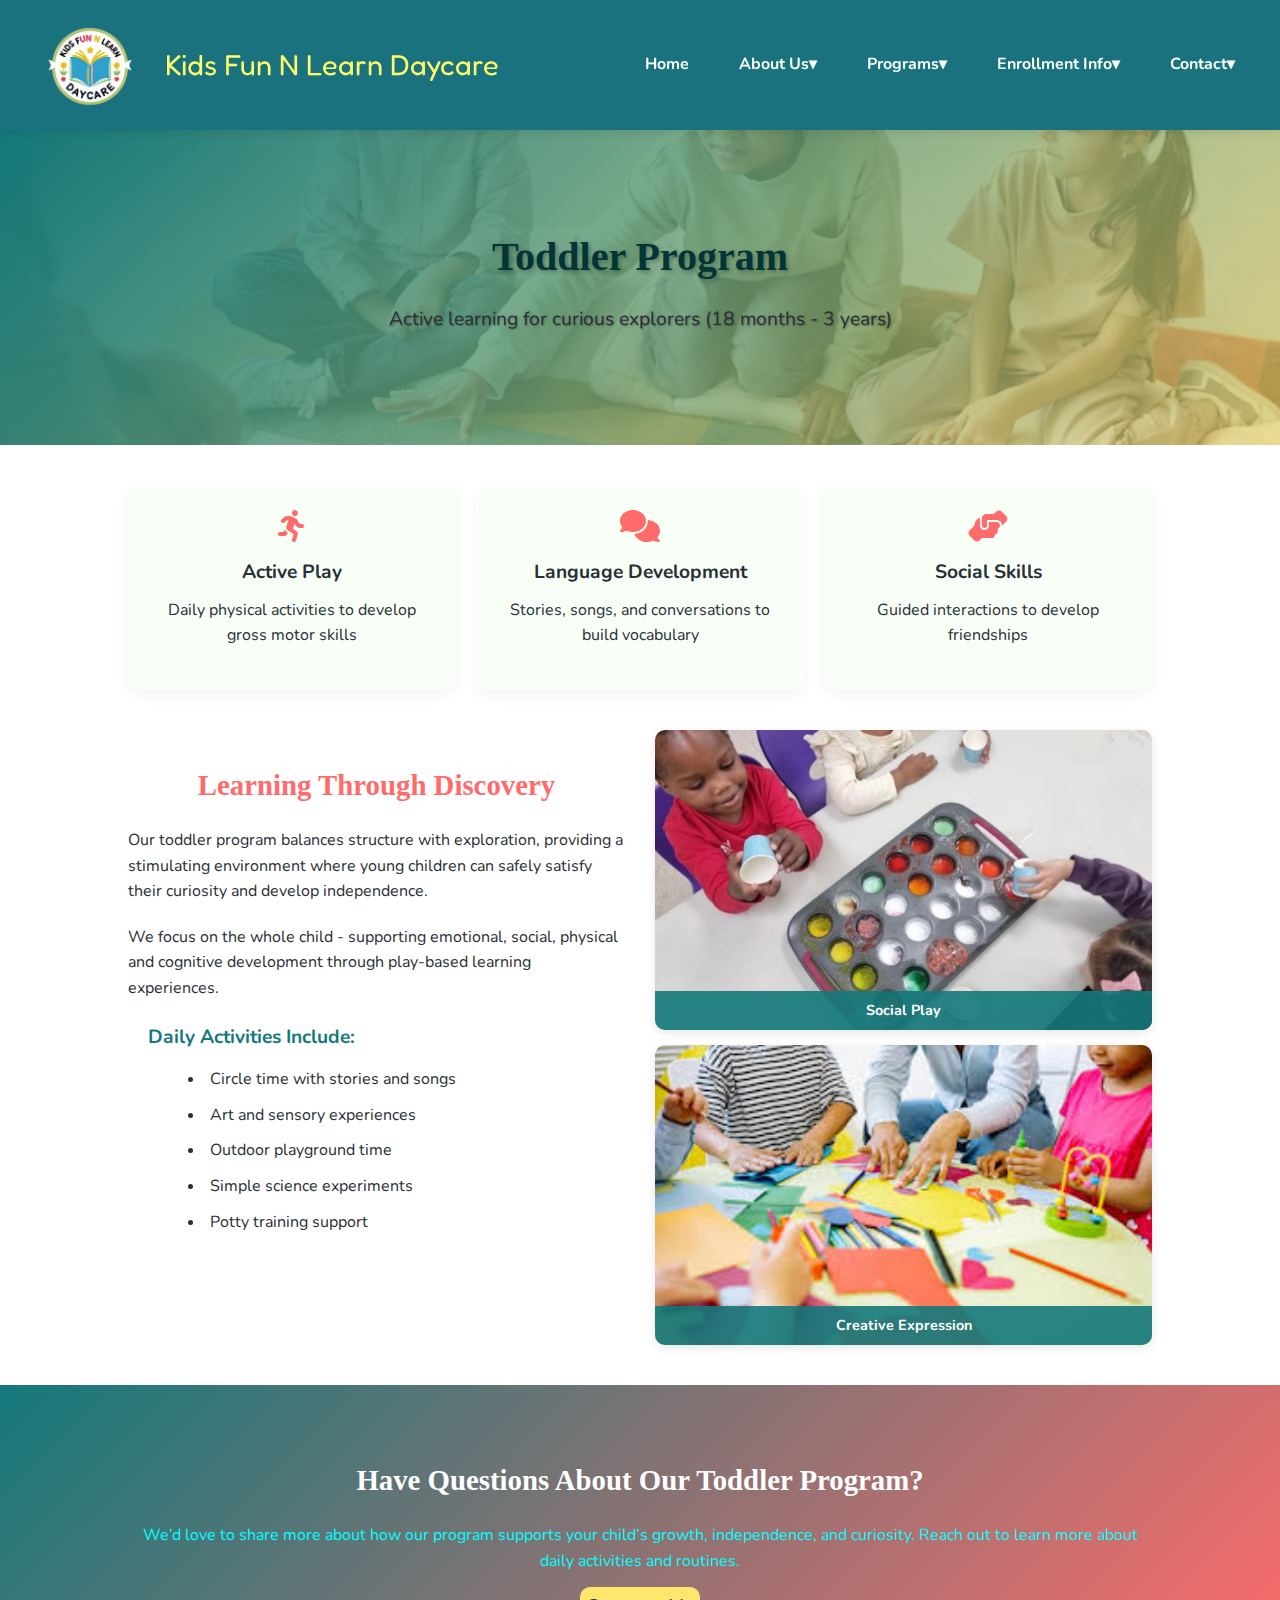
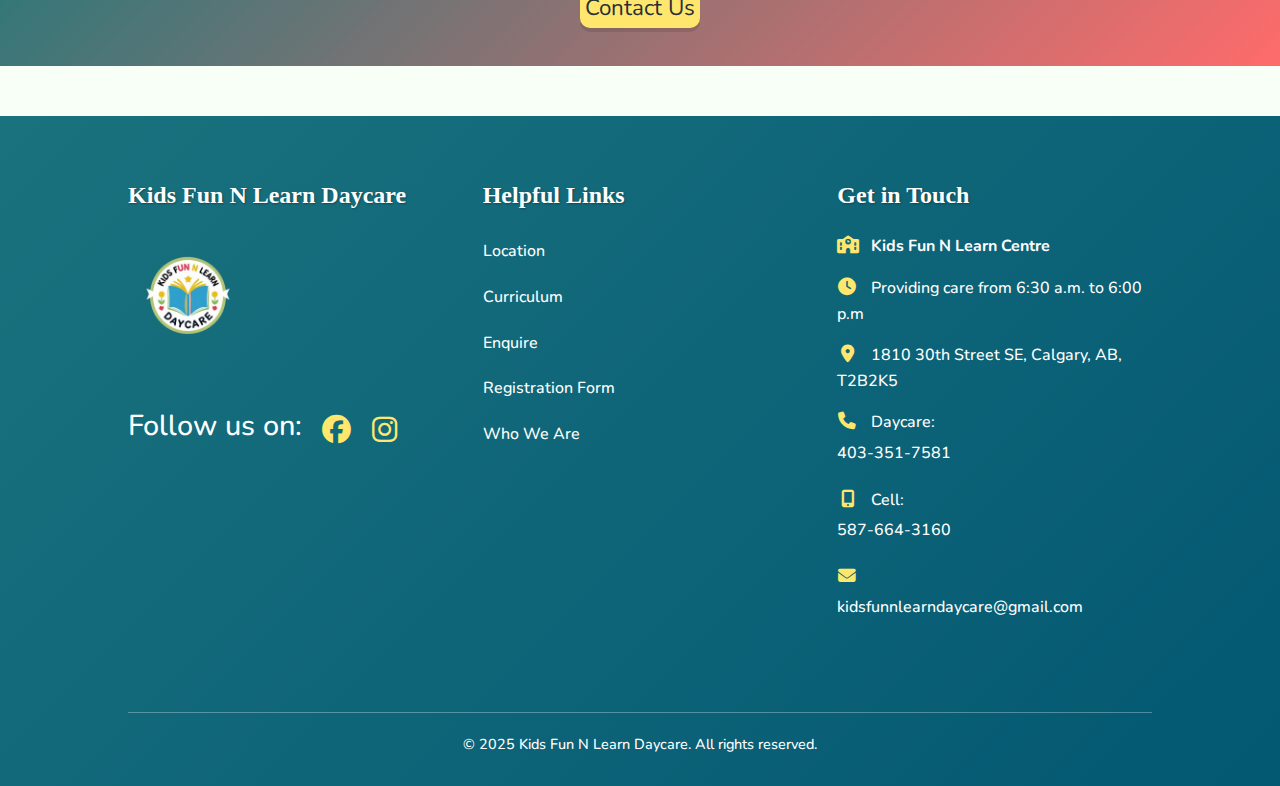
<file: toddler-program.html>
<!DOCTYPE html>
<html lang="en">
<head>
  <meta charset="UTF-8">
  <meta name="viewport" content="width=device-width, initial-scale=1.0">
  <title>Toddler Program | Kids Fun N Learn Daycare</title>
  <link rel="stylesheet" href="style.css">
  <link rel="stylesheet" href="https://cdnjs.cloudflare.com/ajax/libs/font-awesome/6.4.0/css/all.min.css">
  <link href="https://fonts.googleapis.com/css2?family=Fredoka+One&family=Nunito:wght@400;700&display=swap" rel="stylesheet">
</head>
<body>
  <input type="checkbox" id="mobile-menu-toggle">
  <div class="menu-overlay"></div>
  <header>
    <!-- Logo and title container -->
  <div class="logo-container">
    <div class="logo-wrapper">
      <img src="images/logo.png" alt="Logo" class="logo">
    </div>
    <span class="site-title">Kids Fun N Learn Daycare</span>
  </div>

    <!-- Hamburger Menu Button -->
    <label for="mobile-menu-toggle" class="menu-toggle">
      <div class="hamburger-line"></div>
      <div class="hamburger-line"></div>
      <div class="hamburger-line"></div>
    </label>

    <nav>
      <ul class="navbar">
        <li><a href="index.html">Home</a></li>
        
        <li class="dropdown">
          <a href="about.html">About Us▾</a>
          <ul class="dropdown-menu">
            <li><a href="our mission.html">Our Mission</a></li>
            <li><a href="our philosophy.html">Our Philosophy</a></li>
            <li><a href="meet our staff.html">Meet Our Staff</a></li>
          </ul>
        </li>
        
        <li class="dropdown">
          <a href="programs.html">Programs▾</a>
          <ul class="dropdown-menu">
            <li><a href="infant-program.html">Infant Program</a></li>
            <li><a href="toddler-program.html">Toddler Program</a></li>
            <li><a href="preschool-program.html">Preschool Program</a></li>
          </ul>
        </li>

        <li class="dropdown">
          <a href="enrollment.html">Enrollment Info▾</a>
          <ul class="dropdown-menu">
            <li><a href="registration-process.html">Registration Process</a></li>
            <li><a href="fees-forms.html">Fees and Forms</a></li>
          </ul>
        </li>

        <li class="dropdown">
          <a href="contact.html">Contact▾</a>
          <ul class="dropdown-menu">
            <li><a href="contact-form.html">Contact Form</a></li>
            <li><a href="location-map.html">Google Map</a></li>
          </ul>
        </li>
      </ul>
    </nav>
  </header>
  
  <main>
    <section class="program-hero toddler-hero">
      <h1>Toddler Program</h1>
      <p class="hero-subtitle">Active learning for curious explorers (18 months - 3 years)</p>
    </section>

    <section class="program-details">
      <div class="program-container">
        <div class="program-highlights">
          <div class="highlight-card">
            <i class="fas fa-running"></i>
            <h3>Active Play</h3>
            <p>Daily physical activities to develop gross motor skills</p>
          </div>
          <div class="highlight-card">
            <i class="fas fa-comments"></i>
            <h3>Language Development</h3>
            <p>Stories, songs, and conversations to build vocabulary</p>
          </div>
          <div class="highlight-card">
            <i class="fas fa-hands-helping"></i>
            <h3>Social Skills</h3>
            <p>Guided interactions to develop friendships</p>
          </div>
        </div>

        <div class="program-content">
          <div class="program-description">
            <h2>Learning Through Discovery</h2>
            <p>Our toddler program balances structure with exploration, providing a stimulating environment where young children can safely satisfy their curiosity and develop independence.</p>
            <p>We focus on the whole child - supporting emotional, social, physical and cognitive development through play-based learning experiences.</p>
            
            <div class="program-features">
              <h3>Daily Activities Include:</h3>
              <ul>
                <li>Circle time with stories and songs</li>
                <li>Art and sensory experiences</li>
                <li>Outdoor playground time</li>
                <li>Simple science experiments</li>
                <li>Potty training support</li>
              </ul>
            </div>
          </div>

          <div class="program-gallery">
            <div class="gallery-item">
              <img src="images/toddler program.png" alt="Toddlers playing together">
              <div class="img-caption">Social Play</div>
            </div>
            <div class="gallery-item">
              <img src="images/toddler-art.jpg" alt="Toddler doing art project">
              <div class="img-caption">Creative Expression</div>
            </div>
          </div>
        </div>
      </div>
    </section>

<section class="program-cta">
  <h2>Have Questions About Our Toddler Program?</h2>
  <p style="color: aqua;">We’d love to share more about how our program supports your child’s growth, independence, and curiosity. Reach out to learn more about daily activities and routines.</p>
  <a href="contact-form.html" class="enroll-btn">Contact Us</a>
</section>
  </main>

<footer>
  <div class="footer-content">
    <!-- Left: Logo + Social -->
    <div class="footer-section">
      <h3>Kids Fun N Learn Daycare</h3>
      <img src="images/logo.png" alt="Kids Fun N Learn Logo" class="footer-logo">
      <div class="social-icons" style="display: flex; gap: 20px; font-size: 1.8rem;">
        <p>Follow us on:</p>
        <a href="https://facebook.com/" target="_blank">
          <i class="fab fa-facebook"></i>
        </a>
        <a href="https://instagram.com/" target="_blank">
          <i class="fab fa-instagram"></i>
        </a>
      </div> 
    </div>
    
    <!-- Middle: Helpful Links -->
      <div class="footer-section">
        <h3>Helpful Links</h3>
        <ul>
          <li><a href="location-map.html">Location</a></li>        
          <li><a href="programs.html">Curriculum</a></li>
          <li><a href="enrollment.html">Enquire</a></li>
          <li><a href="fees-forms.html">Registration Form</a></li>
          <li><a href="about.html">Who We Are</a></li>
        </ul>    
      </div>

    <!-- Right: Contact -->
    <div class="footer-section">
      <h3>Get in Touch</h3>
      <p><i class="fas fa-school"></i> <strong>Kids Fun N Learn Centre</strong></p>
      <p><i class="fas fa-clock"></i> Providing care from 6:30 a.m. to 6:00 p.m</p>
      <p><i class="fas fa-map-marker-alt"></i> 1810 30th Street SE, Calgary, AB, T2B2K5</p>
      <p><i class="fas fa-phone"></i> Daycare: <a href="tel:403-351-7581">403-351-7581</a></p>
      <p><i class="fas fa-mobile-alt"></i> Cell: <a href="tel:587-664-3160">587-664-3160</a></p>
      <p><i class="fas fa-envelope"></i> <a href="mailto:kidsfunnlearndaycare@gmail.com">kidsfunnlearndaycare@gmail.com</a></p>
    </div>
  </div>
  
  <div class="copyright">
    © 2025 Kids Fun N Learn Daycare. All rights reserved.
  </div>
</footer>
</body>
</html>
</file>
<file: style.css>
/*******************************
            index.html
********************************/
    :root {
      --primary: #FF6B6B;
      --secondary: #14797b;
      --accent: #FFE66D;
      --dark: #292F36;
      --light: #F7FFF7;
      --highlight: #FF9F1C;
      --footer-bg: #1a727e;
    }

    * {
      margin: 0;
      padding: 0;
      box-sizing: border-box;
    }

    body {
      font-family: 'Nunito', sans-serif;
      line-height: 1.6;
      color: var(--dark);
      background-color: var(--light);
      max-width: 1920px; 
      margin: 0 auto; 
      overflow-x: hidden; 
    }

    h1, h2, h4 {
      font-family: cursive;
      color: var(--dark);
      margin-bottom: 1rem;
    }

    h1 {
      font-size: 2.5rem;
      color: #033536;
      text-shadow: 2px 2px 4px rgba(0,0,0,0.3);
    }

    h2 {
      font-size: 2rem;
      color: var(--primary);
      text-align: center;
      margin: 2rem 0;
    }

    h3 {
      font-size: 1.5rem;
      color: #292f36;
    }

    p {
      margin-bottom: 1rem;
      color: var(--dark);
    }

    a {
      text-decoration: none;
      color: inherit;
    }

    /* Header Styles */
    header {
      display: flex;
      align-items: center;
      justify-content: space-between;
      padding: 15px 30px;
      background-color: #1a727e;
      box-shadow: 0 2px 10px rgba(0,0,0,0.1);
      position: sticky;
      top: 0;
      z-index: 100;
    }

.logo-container {
  display: flex;
  align-items: center;
}

.logo-wrapper {
  width: 120px;
  height: 100px;
  border-radius: 50%;
  overflow: hidden;
  margin-right: 15px;
}

.logo {
  width: 100%;
  height: 100%;
  object-fit: cover; 
  display: block;
}
    .site-title {
      font-family: 'Fredoka One', cursive;
      font-size: 1.8rem;
      color: #fdff6b;
    }

    /* Navigation */
    .navbar {
      display: flex;
      list-style: none;
    }

    .navbar li {
      position: relative;
      margin-left: 20px;
    }

    .navbar a {
      color: var(--light);
      font-weight: 700;
      padding: 10px 15px;
      border-radius: 20px;
      transition: all 0.3s ease;
    }

    .navbar a:hover {
      background-color: var(--primary);
      color: white;
    }

    .dropdown-menu {
      position: absolute;
      top: 100%;
      left: 0;
      background-color: white;
      border-radius: 10px;
      box-shadow: 0 5px 15px rgba(0,0,0,0.1);
      list-style: none;
      width: 200px;
      opacity: 0;
      visibility: hidden;
      transition: all 0.3s ease;
      z-index: 10;
    }

    .dropdown:hover .dropdown-menu {
      opacity: 1;
      visibility: visible;
    }

    .dropdown-menu li {
      margin: 0;
      padding: 0;
    }

    .dropdown-menu a {
      display: block;
      padding: 10px 20px;
      border-radius: 0;
      color: black;
    }

    .dropdown-menu a:hover {
      background-color: var(--highlight);
    }

    /* Hamburger Menu */
    .menu-toggle {
      display: none;
      flex-direction: column;
      cursor: pointer;
      padding: 10px;
      background: none;
      border: none;
      position: relative;
      z-index: 101;
    }

    .hamburger-line {
      width: 25px;
      height: 3px;
      background-color: var(--primary);
      margin: 3px 0;
      transition: all 0.3s ease;
      border-radius: 2px;
    }

    #mobile-menu-toggle {
      display: none;
    }

    .menu-overlay {
      position: fixed;
      top: 0;
      left: 0;
      width: 100%;
      height: 100%;
      background-color: rgba(0,0,0,0.5);
      z-index: 99;
      opacity: 0;
      visibility: hidden;
      transition: all 0.3s ease;
    }

    /* Hero Section */
    .hero {
      position: relative;
      height: 80vh;
      display: flex;
      align-items: center;
      overflow: hidden;
    }

    .hero::before {
      content: '';
      position: absolute;
      top: 0;
      left: 0;
      width: 100%;
      height: 100%;
      background: linear-gradient(135deg, rgba(78,205,196,0.8) 0%, rgba(255,107,107,0.3) 100%);
      z-index: 1;
    }

    .hero-content {
      position: relative;
      z-index: 2;
      max-width: 600px;
      padding: 0 50px;
    }

    .abouthero-subtitle {
      font-size: 1.2rem;
      color: rgb(3, 82, 49);
      margin-bottom: 2rem;
    }

    .hero-image {
      position: absolute;
      right: 0;
      top: 0;
      height: 100%;
      width: 50%;
      object-fit: cover;
      z-index: 0;
    }

    /* Buttons */
    button {
      border: none;
      border-radius: 30px;
      padding: 12px 30px;
      font-weight: bold;
      cursor: pointer;
      transition: all 0.3s ease;
      font-family: 'Nunito', sans-serif;
    }

    .enroll-btn {
      background-color: var(--accent);
      color: var(--dark);
      font-size: 1.4rem;
      box-shadow: 0 4px 0 rgba(0,0,0,0.1);
      padding: 5px;
      border-radius: 10px;
      text-decoration: none;
    }

    .enroll-btn:hover {
      background-color: var(--highlight);
      transform: translateY(-4px);
      box-shadow: 0 6px 10px rgba(0,0,0,0.2);
    }

    .start-btn {
      background-color: var(--primary);
      color: white;
      font-size: 1.1rem;
      padding: 5px;
      border-radius: 10px;
    }

    .start-btn:hover {
      background-color: #ff5252;
      transform: translateY(-3px);
      box-shadow: 0 6px 10px rgba(0,0,0,0.2);
    }

    .pulse {
      animation: pulse 2s infinite;
    }

    @keyframes pulse {
      0% { transform: scale(1); }
      50% { transform: scale(1.05); }
      100% { transform: scale(1); }
    }

    /* Intro Section */
    .intro {
      padding: 60px 10%;
      text-align: center;
      background-color: white;
    }

    .image-gallery {
      display: flex;
      justify-content: center;
      gap: 20px;
      margin-top: 40px;
      flex-wrap: wrap;
    }

    .img-box {
      position: relative;
      overflow: hidden;
      border-radius: 15px;
      box-shadow: 0 5px 15px rgba(0,0,0,0.1);
      transition: transform 0.3s ease;
    }

    .img-box:hover {
      transform: translateY(-10px);
    }

    .img-box img {
      width: 380px;
      height: 250px;
      object-fit: cover;
      display: block;
    }

    .img-caption {
      position: absolute;
      bottom: 0;
      left: 0;
      right: 0;
      background: rgba(78, 205, 196, 0.9);
      color: white;
      padding: 10px;
      font-weight: bold;
      text-align: center;
    }

    /* CTA Section */
    .cta {
      padding: 60px 10%;
      text-align: center;
      background: linear-gradient(135deg, var(--secondary) 0%, var(--primary) 100%);
      color: white;
    }

    /* Why Us Section */
    .why-us {
      padding: 60px 10%;
      background-color: white;
    }

    .features {
      display: grid;
      grid-template-columns: repeat(auto-fit, minmax(250px, 1fr));
      gap: 30px;
      margin-top: 40px;
    }

    .feature-card {
      background-color: var(--light);
      border-radius: 15px;
      padding: 30px;
      text-align: center;
      box-shadow: 0 5px 15px rgba(0,0,0,0.05);
      transition: transform 0.3s ease;
    }

    .feature-card:hover {
      transform: translateY(-10px);
      box-shadow: 0 10px 20px rgba(0,0,0,0.1);
    }

    .feature-icon {
      font-size: 2.5rem;
      color: var(--primary);
      margin-bottom: 1rem;
    }

    /* Footer */
    footer {
      background: linear-gradient(135deg, var(--footer-bg) 0%, #035872 100%);
      color: #ffffff;
      padding: 60px 10% 30px;
    }

    .footer-content {
      display: grid;
      grid-template-columns: repeat(auto-fit, minmax(250px, 1fr));
      gap: 40px;
      max-width: 1200px;
      margin: 0 auto;
    }

    .footer-section {
      margin-bottom: 20px;
    }

    .footer-section h3 {
      color: #ffffff;
      margin-bottom: 20px;
      font-family: cursive;
      font-size: 1.5rem;
      text-shadow: 1px 1px 2px rgba(0,0,0,0.3);
    }

    .footer-logo {
      height: 120px;
      margin-bottom: 20px;
    }

        .social-icons {
      margin-top: 20px;
    }

    .social-icons p {
      color: #ffffff;
      margin-bottom: 10px;
      font-weight: 600;
    }

    .social-icons a:hover {
      color: var(--accent);
      background-color: rgba(255,230,109,0.2);
      transform: translateY(-2px);
    }


    .social-icons a i {
      font-size: 1.8rem; /* Bigger size */
      transition: transform 0.3s ease;
    }

    .social-icons a:hover i {
      transform: scale(1.2);
    }

    .footer-section ul {
      list-style: none;
    }

    .footer-section li {
      margin-bottom: 10px;
    }

    .footer-section a {
      color: #ffffff;
      transition: all 0.3s ease;
      display: block;
      padding: 5px 0;
      font-weight: 500;
    }

    .footer-section a:hover {
      color: var(--accent);
      padding-left: 10px;
    }

    .footer-section p {
      color: #ffffff;
      font-weight: 500;
    }

    .footer-section i {
      margin-right: 10px;
      color: var(--accent);
      width: 20px;
      text-align: center;
      font-size: 1.1rem;
    }

    .copyright {
      text-align: center;
      margin-top: 50px;
      padding-top: 20px;
      border-top: 1px solid rgba(255,255,255,0.3);
      color: #ffffff;
      font-size: 0.9rem;
      font-weight: 500;
    }

    /* Mobile Responsive */
    @media (max-width: 768px) {
      .menu-toggle {
        display: flex;
      }

      .navbar {
        position: fixed;
        top: 0;
        right: -100%;
        width: 80%;
        max-width: 300px;
        height: 100vh;
        background-color: white;
        flex-direction: column;
        align-items: flex-start;
        padding: 80px 30px 30px;
        box-shadow: -2px 0 10px rgba(0,0,0,0.1);
        transition: right 0.3s ease;
        z-index: 100;
        overflow-y: auto;
      }

      #mobile-menu-toggle:checked ~ header .navbar {
        right: 0;
      }

      #mobile-menu-toggle:checked ~ .menu-overlay {
        opacity: 1;
        visibility: visible;
      }

      #mobile-menu-toggle:checked ~ header .menu-toggle .hamburger-line:nth-child(1) {
        transform: rotate(45deg) translate(6px, 6px);
      }

      #mobile-menu-toggle:checked ~ header .menu-toggle .hamburger-line:nth-child(2) {
        opacity: 0;
      }

      #mobile-menu-toggle:checked ~ header .menu-toggle .hamburger-line:nth-child(3) {
        transform: rotate(-45deg) translate(6px, -6px);
      }

      .navbar li {
        margin: 10px 0;
        width: 100%;
      }

      .navbar a {
        display: block;
        padding: 15px;
        border-radius: 5px;
        color: var(--dark);
        border-bottom: 1px solid rgba(0,0,0,0.1);
      }

      .dropdown-menu {
        position: static;
        width: 100%;
        box-shadow: none;
        opacity: 1;
        visibility: visible;
        display: none;
        margin-top: 10px;
        background-color: rgba(0,0,0,0.05);
        border-radius: 8px;
      }

      .dropdown:hover .dropdown-menu {
        display: block;
      }

      .hero {
        height: auto;
        flex-direction: column;
        text-align: center;
      }

      .hero-content {
        padding: 60px 20px;
        max-width: 100%;
      }

      .hero-image {
        position: relative;
        width: 100%;
        height: 300px;
      }

      .image-gallery {
        flex-direction: column;
        align-items: center;
      }

      .img-box {
        width: 100%;
        max-width: 350px;
      }

      .footer-content {
        grid-template-columns: 1fr;
        text-align: center;
      }

      .social-icons {
        display: flex;
        justify-content: center;
        gap: 10px;
      }
    }



/****************************/

/* Page Hero Section */
.page-hero {
  position: relative;
  height: 25vh;
  display: flex;
  flex-direction: column;
  align-items: center;
  justify-content: center;
  background: linear-gradient(135deg, rgba(78,205,196,0.8) 0%, rgba(255,107,107,0.3) 100%);
  color: white;
  text-align: center;
  padding: 0 20px;
}

.page-hero h1 {
  font-size: 3rem;
  text-shadow: 2px 2px 4px rgba(0,0,0,0.3);
  position: relative;
  z-index: 2;
}

/* Mission Page Styles */
.mission-section {
  padding: 60px 10%;
  background-color: white;
}

.mission-container {
  max-width: 1200px;
  margin: 0 auto;
}

.mission-content {
  display: flex;
  flex-wrap: wrap;
  gap: 40px;
  align-items: center;
}

.mission-text {
  flex: 1;
  min-width: 300px;
}

.mission-text h2 {
  color: var(--primary);
  margin-bottom: 20px;
  font-size: 2rem;
}

.mission-text p {
  margin-bottom: 20px;
  font-size: 1.1rem;
  line-height: 1.8;
}

.mission-values {
  list-style: none;
  margin-top: 30px;
}

.mission-values li {
  margin-bottom: 15px;
  padding-left: 30px;
  position: relative;
  font-size: 1.1rem;
}

.mission-values i {
  position: absolute;
  left: 0;
  top: 3px;
  color: var(--primary);
}

.mission-gallery {
  flex: 1;
  min-width: 300px;
  display: grid;
  grid-template-columns: repeat(auto-fit, minmax(250px, 1fr));
  gap: 20px;
}

.gallery-item {
  position: relative;
  border-radius: 15px;
  overflow: hidden;
  box-shadow: 0 5px 15px rgba(0,0,0,0.1);
}

.gallery-item img {
  width: 100%;
  height: 250px;
  object-fit: cover;
  display: block;
}

.gallery-caption {
  position: absolute;
  bottom: 0;
  left: 0;
  right: 0;
  background: rgba(78, 205, 196, 0.9);
  color: white;
  padding: 10px;
  font-weight: bold;
  text-align: center;
}

/* Philosophy Page Styles */
.philosophy-section {
  padding: 60px 10%;
  background-color: white;
}

.philosophy-container {
  max-width: 1200px;
  margin: 0 auto;
}

.philosophy-content {
  display: flex;
  flex-wrap: wrap;
  gap: 40px;
  align-items: center;
}

.philosophy-text {
  flex: 1;
  min-width: 300px;
}

.philosophy-text h2 {
  color: var(--primary);
  margin-bottom: 20px;
  font-size: 2rem;
}

.philosophy-text p {
  margin-bottom: 20px;
  font-size: 1.1rem;
  line-height: 1.8;
}

.philosophy-principles {
  display: grid;
  grid-template-columns: repeat(auto-fit, minmax(200px, 1fr));
  gap: 20px;
  margin-top: 30px;
}

.principle-card {
  background-color: var(--light);
  border-radius: 15px;
  padding: 25px;
  text-align: center;
  box-shadow: 0 5px 15px rgba(0,0,0,0.05);
  transition: transform 0.3s ease;
}

.principle-card:hover {
  transform: translateY(-5px);
}

.principle-card i {
  font-size: 2rem;
  color: var(--primary);
  margin-bottom: 15px;
}

.principle-card h3 {
  color: var(--dark);
  margin-bottom: 10px;
  font-size: 1.2rem;
}

.principle-card p {
  font-size: 0.9rem;
  color: var(--dark);
}

.philosophy-gallery {
  flex: 1;
  min-width: 300px;
  display: grid;
  grid-template-columns: 1fr 1fr;
  gap: 20px;
}

.philosophy-gallery img {
  width: 300px;
  height: 400px;
  object-fit: cover;
  border-radius: 15px;
  box-shadow: 0 5px 15px rgba(0,0,0,0.1);
}

/* Staff Page Styles */
.staff-section {
  padding: 60px 10%;
  background-color: white;
}

.staff-intro {
  max-width: 800px;
  margin: 0 auto 40px;
  text-align: center;
}

.staff-intro h2 {
  color: var(--primary);
  margin-bottom: 20px;
}

.staff-intro p {
  font-size: 1.1rem;
  line-height: 1.8;
}

.staff-grid {
  display: grid;
  grid-template-columns: repeat(auto-fit, minmax(250px, 1fr));
  gap: 30px;
  max-width: 1200px;
  margin: 0 auto;
}

.staff-card {
  background-color: var(--light);
  border-radius: 15px;
  overflow: hidden;
  box-shadow: 0 5px 15px rgba(0,0,0,0.1);
  transition: transform 0.3s ease;
}

.staff-card:hover {
  transform: translateY(-10px);
  box-shadow: 0 10px 20px rgba(0,0,0,0.2);
}

.staff-card img {
  width: 100%;
  height: 250px;
  object-fit: cover;
}

.staff-info {
  padding: 20px;
}

.staff-info h3 {
  color: var(--primary);
  margin-bottom: 5px;
}

.staff-role {
  color: var(--secondary);
  font-weight: bold;
  margin-bottom: 10px;
  font-size: 0.9rem;
}

.staff-bio {
  font-size: 0.9rem;
  line-height: 1.6;
}

/* Responsive Styles */
@media (max-width: 768px) {
  .page-hero {
    height: 40vh;
  }
  
  .page-hero h1 {
    font-size: 2.5rem;
  }
  
  .mission-content, .philosophy-content {
    flex-direction: column;
  }
  
  .mission-gallery, .philosophy-gallery {
    width: 100%;
  }
  
  .philosophy-gallery {
    grid-template-columns: 1fr;
  }
  
  .staff-grid {
    grid-template-columns: 1fr;
    max-width: 400px;
  }
}

@media (max-width: 480px) {
  .page-hero h1 {
    font-size: 2rem;
  }
  
  .mission-section, .philosophy-section, .staff-section {
    padding: 40px 5%;
  }
}



/**********************************
              Programms
************************************/

/* Program Hero Sections */
.program-hero {
  position: relative;
  height: 25vh;
  display: flex;
  flex-direction: column;
  align-items: center;
  justify-content: center;
  text-align: center;
  color: white;
  padding: 0 20px;
}

.program-hero h1 {
  font-size: 2.5rem;
  text-shadow: 2px 2px 4px rgba(0,0,0,0.3);
  margin-bottom: 15px;
  font-family: cursive;
}

.hero-subtitle {
  font-size: 1.2rem;
  text-shadow: 1px 1px 2px rgba(0,0,0,0.3);
  max-width: 600px;
}

.infant-hero {
  background: linear-gradient(135deg, rgba(255,107,107,12) 0%, rgba(255,230,109,0.6) 100%), 
              url('images/infant-bg.webp') center/cover;
  height: 35vh;
  object-fit: cover;
}

.toddler-hero {
  background: linear-gradient(135deg, rgba(20,121,123,12) 0%, rgba(255,230,109,0.6) 100%), 
              url('images/toddler-bg.avif') center/cover;
  height: 35vh;
  object-fit: cover;
}

.preschool-hero {
  background: linear-gradient(135deg, rgba(255,159,28,12) 0%, rgba(255,230,109,0.6) 100%), 
              url('images/preschool-bg.jpg') center/cover;
  height: 35vh;
  object-fit: cover;
}

/* Program Details Section */
.program-details {
  padding: 40px 10%;
  background-color: white;
}

.program-container {
  max-width: 1200px;
  margin: 0 auto;
}

.program-highlights {
  display: grid;
  grid-template-columns: repeat(auto-fit, minmax(250px, 1fr));
  gap: 20px;
  margin-bottom: 40px;
}

.highlight-card {
  background-color: var(--light);
  border-radius: 15px;
  padding: 25px;
  text-align: center;
  box-shadow: 0 5px 15px rgba(0,0,0,0.05);
  transition: all 0.3s ease;
}

.highlight-card:hover {
  transform: translateY(-5px);
  box-shadow: 0 10px 20px rgba(0,0,0,0.1);
}

.highlight-card i {
  font-size: 2rem;
  color: var(--primary);
  margin-bottom: 15px;
}

.highlight-card h3 {
  color: var(--dark);
  margin-bottom: 10px;
  font-size: 1.2rem;
}

.program-content {
  display: flex;
  flex-wrap: wrap;
  gap: 30px;
  align-items: flex-start;
}

.program-description {
  flex: 1;
  min-width: 300px;
}

.program-description h2 {
  color: var(--primary);
  margin-bottom: 20px;
  font-size: 1.8rem;
  font-family: cursive;
}

.program-description p {
  margin-bottom: 20px;
  font-size: 1rem;
  line-height: 1.6;
  color: var(--dark);
}

.program-features {
  margin-top: 25px;
}

.program-features h3 {
  color: var(--secondary);
  margin-bottom: 15px;
  font-size: 1.2rem;
}

.program-features ul {
  list-style-position: inside;
  padding-left: 15px;
}

.program-features li {
  margin-bottom: 8px;
  font-size: 1rem;
}

.program-gallery {
  flex: 1;
  min-width: 300px;
  display: grid;
  grid-template-columns: 1fr;
  gap: 15px;
}

.gallery-item {
  position: relative;
  border-radius: 10px;
  height: 300px;
  overflow: hidden;
  box-shadow: 0 3px 10px rgba(0,0,0,0.1);
}

.gallery-item img {
  width: 100%;
  height: 300px;
  object-fit: cover;
  display: block;
}

.img-caption {
  position: absolute;
  bottom: 0;
  left: 0;
  right: 0;
  background: rgba(20, 121, 123, 0.9);
  color: white;
  padding: 8px;
  font-weight: bold;
  text-align: center;
  font-size: 0.9rem;
}

/* Program CTA Section */
.program-cta {
  padding: 40px 10%;
  text-align: center;
  background: linear-gradient(135deg, var(--secondary) 0%, var(--primary) 100%);
  color: white;
  margin-bottom: 50px;
}

.program-cta h2 {
  color: white;
  margin-bottom: 20px;
  font-size: 1.8rem;
  font-family: cursive;
}

/* Responsive Styles */
@media (max-width: 768px) {
  .program-hero {
    height: 30vh;
  }
  
  .program-hero h1 {
    font-size: 2rem;
  }
  
  .hero-subtitle {
    font-size: 1rem;
  }
  
  .program-content {
    flex-direction: column;
  }
  
  .program-gallery {
    width: 100%;
    margin-top: 20px;
  }
  
  .highlight-card {
    padding: 20px;
  }
  
  .program-details {
    padding: 30px 5%;
  }
}

@media (max-width: 480px) {
  .program-hero {
    height: 25vh;
  }
  
  .program-hero h1 {
    font-size: 1.8rem;
  }
  
  .program-details {
    padding: 20px 5%;
  }
  
  .highlight-card {
    padding: 15px;
  }
  
  .program-features ul {
    padding-left: 10px;
  }
}


/* About Page Styles */
.about-section {
  padding: 60px 10%;
  background-color: white;
}

.about-container {
  max-width: 1200px;
  margin: 0 auto;
}

.about-content {
  display: flex;
  flex-wrap: wrap;
  gap: 40px;
  margin-bottom: 60px;
}

.about-text {
  flex: 1;
  min-width: 300px;
}

.about-text h2 {
  color: var(--primary);
  margin-bottom: 20px;
  font-size: 2rem;
}

.about-text p {
  margin-bottom: 20px;
  font-size: 1.1rem;
  line-height: 1.8;
}

.about-features {
  display: grid;
  grid-template-columns: repeat(auto-fit, minmax(250px, 1fr));
  gap: 20px;
  margin-top: 30px;
}

.feature-item {
  background-color: var(--light);
  border-radius: 15px;
  padding: 25px;
  text-align: center;
  box-shadow: 0 5px 15px rgba(0,0,0,0.05);
  transition: transform 0.3s ease;
}

.feature-item:hover {
  transform: translateY(-5px);
}

.feature-item i {
  font-size: 2rem;
  color: var(--primary);
  margin-bottom: 15px;
}

.feature-item h3 {
  color: var(--dark);
  margin-bottom: 10px;
  font-size: 1.2rem;
}

.about-gallery {
  flex: 1;
  min-width: 300px;
  display: grid;
  grid-template-columns: 1fr;
  gap: 20px;
}

.timeline {
  position: relative;
  max-width: 800px;
  margin: 0 auto;
  padding-left: 50px;
}

.timeline::before {
  content: '';
  position: absolute;
  left: 20px;
  top: 0;
  bottom: 0;
  width: 4px;
  background: var(--secondary);
}

.timeline h2 {
  text-align: left;
  margin-bottom: 30px;
}

.timeline-item {
  position: relative;
  margin-bottom: 30px;
}

.timeline-year {
  position: absolute;
  left: -50px;
  top: 0;
  width: 40px;
  height: 40px;
  border-radius: 50%;
  background: var(--primary);
  color: white;
  display: flex;
  align-items: center;
  justify-content: center;
  font-weight: bold;
}

.timeline-content {
  background: var(--light);
  padding: 20px;
  border-radius: 10px;
  box-shadow: 0 3px 10px rgba(0,0,0,0.1);
}

.timeline-content h3 {
  color: var(--secondary);
  margin-bottom: 10px;
}

/* Responsive Adjustments */
@media (max-width: 768px) {
  .about-content {
    flex-direction: column;
  }
  
  .timeline {
    padding-left: 30px;
  }
  
  .timeline-year {
    left: -30px;
    width: 30px;
    height: 30px;
    font-size: 0.9rem;
  }
}

@media (max-width: 480px) {
  .about-section {
    padding: 40px 5%;
  }
  
  .feature-item {
    padding: 20px;
  }
}


/* Programs Overview Page */
.programs-hero {
  position: relative;
  height: 25vh;
  display: flex;
  flex-direction: column;
  align-items: center;
  justify-content: center;
  text-align: center;
  color: white;
  padding: 0 20px;
  background: linear-gradient(135deg, rgba(78,205,196,0.8) 0%, rgba(255,107,107,0.3) 100%);
}

.programs-hero h1 {
  font-size: 2.5rem;
  text-shadow: 2px 2px 4px rgba(0,0,0,0.3);
  margin-bottom: 15px;
  font-family: cursive;
}

.programs-overview {
  padding: 60px 10%;
  background-color: white;
}

.programs-container {
  max-width: 1200px;
  margin: 0 auto;
}

.program-cards {
  display: grid;
  grid-template-columns: repeat(auto-fit, minmax(350px, 1fr));
  gap: 30px;
  margin-bottom: 50px;
}

.program-card {
  display: flex;
  flex-direction: column;
  border-radius: 15px;
  overflow: hidden;
  box-shadow: 0 5px 15px rgba(0,0,0,0.1);
  transition: transform 0.3s ease;
}

.program-card:hover {
  transform: translateY(-10px);
}

.program-card-content {
  padding: 25px;
  flex: 1;
}

.program-card h2 {
  color: var(--primary);
  margin-bottom: 5px;
  font-size: 1.8rem;
}

.age-range {
  color: var(--secondary);
  font-weight: bold;
  margin-bottom: 15px;
  font-size: 1rem;
}

.program-description {
  margin-bottom: 20px;
  font-size: 1rem;
  line-height: 1.6;
}

.program-features {
  margin: 20px 0;
  padding-left: 20px;
}

.program-features li {
  margin-bottom: 10px;
  position: relative;
  padding-left: 25px;
}

.program-features i {
  position: absolute;
  left: 0;
  color: var(--primary);
}

.program-card-image {
  height: 200px;
  overflow: hidden;
}

.program-card-image img {
  width: 100%;
  height: 100%;
  object-fit: cover;
  transition: transform 0.5s ease;
}

.program-card:hover .program-card-image img {
  transform: scale(1.05);
}

.program-btn {
  display: inline-block;
  padding: 10px 20px;
  background-color: var(--accent);
  color: var(--dark);
  border-radius: 30px;
  font-weight: bold;
  margin-top: 15px;
  transition: all 0.3s ease;
}

.program-btn:hover {
  background-color: var(--highlight);
  transform: translateY(-3px);
  box-shadow: 0 4px 8px rgba(0,0,0,0.1);
}

.programs-cta {
  text-align: center;
  padding: 40px;
  background-color: var(--light);
  border-radius: 15px;
  max-width: 800px;
  margin: 0 auto;
}

.programs-cta h2 {
  color: var(--primary);
  margin-bottom: 15px;
}

.programs-cta p {
  margin-bottom: 25px;
  font-size: 1.1rem;
}

/* Program Card Color Accents */
.infant-card {
  border-top: 5px solid #FF6B6B;
}

.toddler-card {
  border-top: 5px solid #4ECDC4;
}

.preschool-card {
  border-top: 5px solid #FF9F1C;
}

/* Responsive Adjustments */
@media (max-width: 768px) {
  .program-cards {
    grid-template-columns: 1fr;
  }
  
  .programs-hero {
    height: 30vh;
  }
}

@media (max-width: 480px) {
  .programs-overview {
    padding: 40px 5%;
  }
  
  .program-card-content {
    padding: 20px;
  }
}


/* Registration Process Page */
/* Registration Process Styles */
.registration-process {
  padding: 60px 10%;
  background-color: white;
}

.process-container {
  max-width: 1200px;
  margin: 0 auto;
}

.process-steps {
  display: flex;
  flex-direction: column;
  gap: 30px;
  margin-bottom: 50px;
}

.step {
  display: flex;
  gap: 20px;
  align-items: flex-start;
}

.step-number {
  width: 40px;
  height: 40px;
  background-color: var(--primary);
  color: white;
  border-radius: 50%;
  display: flex;
  align-items: center;
  justify-content: center;
  font-weight: bold;
  font-size: 1.2rem;
  flex-shrink: 0;
}

.step-content {
  background-color: var(--light);
  padding: 25px;
  border-radius: 15px;
  box-shadow: 0 5px 15px rgba(0,0,0,0.05);
  flex: 1;
}

.step-content h3 {
  color: var(--primary);
  margin-bottom: 10px;
}

.step-button {
  display: inline-block;
  padding: 8px 20px;
  background-color: var(--accent);
  color: var(--dark);
  border-radius: 30px;
  font-weight: bold;
  margin-top: 15px;
  transition: all 0.3s ease;
  text-decoration: none;
}

.step-button:hover {
  background-color: var(--highlight);
  transform: translateY(-3px);
}

.registration-requirements {
  background-color: var(--light);
  padding: 30px;
  border-radius: 15px;
  max-width: 800px;
  margin: 0 auto;
}

.registration-requirements h2 {
  color: var(--primary);
  text-align: center;
  margin-bottom: 20px;
}

.registration-requirements ul {
  list-style: none;
}

.registration-requirements li {
  margin-bottom: 15px;
  padding-left: 35px;
  position: relative;
}

.registration-requirements i {
  position: absolute;
  left: 0;
  color: var(--primary);
  font-size: 1.2rem;
  top: 3px;
}

.enrollment-cta {
  padding: 60px 10%;
  text-align: center;
  background: linear-gradient(135deg, var(--secondary) 0%, var(--primary) 100%);
  color: white;
}

.enrollment-cta h2 {
  color: white;
  margin-bottom: 15px;
}

.enrollment-cta .container {
  max-width: 800px;
  margin: 0 auto;
}

.cta-buttons {
  display: flex;
  justify-content: center;
  gap: 20px;
  margin-top: 30px;
}

.btn-primary {
  display: inline-block;
  padding: 12px 30px;
  background-color: white;
  color: var(--primary);
  border-radius: 30px;
  font-weight: bold;
  text-decoration: none;
  transition: all 0.3s ease;
}

.btn-primary:hover {
  background-color: var(--accent);
  transform: translateY(-3px);
  box-shadow: 0 5px 15px rgba(0,0,0,0.1);
}

.btn-secondary {
  display: inline-block;
  padding: 12px 30px;
  background-color: transparent;
  color: white;
  border: 2px solid white;
  border-radius: 30px;
  font-weight: bold;
  text-decoration: none;
  transition: all 0.3s ease;
}

.btn-secondary:hover {
  background-color: rgba(255,255,255,0.1);
  transform: translateY(-3px);
  box-shadow: 0 5px 15px rgba(0,0,0,0.1);
}

/* Responsive Adjustments */
@media (max-width: 768px) {
  .registration-process {
    padding: 40px 5%;
  }
  
  .step {
    flex-direction: column;
  }
  
  .step-number {
    margin-bottom: 15px;
  }
  
  .cta-buttons {
    flex-direction: column;
    align-items: center;
  }
}

@media (max-width: 480px) {
  .registration-process {
    padding: 30px 5%;
  }
  
  .step-content {
    padding: 20px;
  }
  
  .registration-requirements {
    padding: 20px;
  }
}
/* Fees and Forms Page */
.fees-section {
  padding: 60px 10%;
  background-color: white;
}

.fees-container {
  max-width: 1200px;
  margin: 0 auto;
}

.fee-tables {
  display: grid;
  grid-template-columns: repeat(auto-fit, minmax(400px, 1fr));
  gap: 30px;
  margin-bottom: 50px;
}

.fee-table {
  background-color: var(--light);
  padding: 25px;
  border-radius: 15px;
  box-shadow: 0 5px 15px rgba(0,0,0,0.05);
}

.fee-table h2 {
  color: var(--primary);
  margin-bottom: 20px;
  text-align: center;
}

table {
  width: 100%;
  border-collapse: collapse;
}

th, td {
  padding: 12px 15px;
  text-align: left;
  border-bottom: 1px solid rgba(0,0,0,0.1);
}

th {
  background-color: var(--secondary);
  color: white;
}

tr:nth-child(even) {
  background-color: rgba(0,0,0,0.03);
}

.payment-info {
  background-color: var(--light);
  padding: 30px;
  border-radius: 15px;
  margin-bottom: 50px;
}

.payment-info h2 {
  color: var(--primary);
  text-align: center;
  margin-bottom: 20px;
}

.payment-info ul {
  list-style: none;
  max-width: 600px;
  margin: 0 auto;
}

.payment-info li {
  margin-bottom: 15px;
  padding-left: 35px;
  position: relative;
}

.payment-info i {
  position: absolute;
  left: 0;
  color: var(--primary);
  font-size: 1.2rem;
  top: 3px;
}

.forms-download h2 {
  color: var(--primary);
  text-align: center;
  margin-bottom: 30px;
}

.form-cards {
  display: grid;
  grid-template-columns: repeat(auto-fit, minmax(300px, 1fr));
  gap: 20px;
}

.form-card {
  background-color: var(--light);
  padding: 25px;
  border-radius: 15px;
  text-align: center;
  box-shadow: 0 5px 15px rgba(0,0,0,0.05);
  transition: transform 0.3s ease;
}

.form-card:hover {
  transform: translateY(-10px);
}

.form-card i {
  font-size: 2.5rem;
  color: var(--primary);
  margin-bottom: 15px;
}

.form-card h3 {
  color: var(--dark);
  margin-bottom: 10px;
}

.download-btn {
  display: inline-block;
  padding: 8px 20px;
  background-color: var(--accent);
  color: var(--dark);
  border-radius: 30px;
  font-weight: bold;
  margin-top: 15px;
  transition: all 0.3s ease;
}

.download-btn:hover {
  background-color: var(--highlight);
  transform: translateY(-3px);
}

.financial-assistance {
  padding: 60px 10%;
  text-align: center;
  background: linear-gradient(135deg, var(--secondary) 0%, var(--primary) 100%);
  color: white;
}

.financial-assistance h2 {
  color: white;
  margin-bottom: 15px;
}

.assistance-options {
  display: grid;
  grid-template-columns: repeat(auto-fit, minmax(300px, 1fr));
  gap: 30px;
  max-width: 1000px;
  margin: 30px auto;
}

.option {
  background-color: rgba(255,255,255,0.1);
  padding: 25px;
  border-radius: 15px;
  transition: transform 0.3s ease;
}

.option:hover {
  transform: translateY(-5px);
}

.option i {
  font-size: 2rem;
  color: var(--accent);
  margin-bottom: 15px;
}

.option h3 {
  color: white;
  margin-bottom: 10px;
}

.assistance-btn {
  display: inline-block;
  padding: 12px 30px;
  background-color: white;
  color: var(--primary);
  border-radius: 30px;
  font-weight: bold;
  margin-top: 20px;
  transition: all 0.3s ease;
}

.assistance-btn:hover {
  background-color: var(--accent);
  transform: translateY(-3px);
}

/* Responsive Adjustments */
@media (max-width: 768px) {
  .process-steps {
    gap: 20px;
  }
  
  .step {
    flex-direction: column;
  }
  
  .step-number {
    margin-bottom: 10px;
  }
  
  .fee-tables {
    grid-template-columns: 1fr;
  }
  
  .cta-buttons {
    flex-direction: column;
    align-items: center;
  }
}

@media (max-width: 480px) {
  .registration-process, .fees-section {
    padding: 40px 5%;
  }
  
  th, td {
    padding: 8px 10px;
    font-size: 0.9rem;
  }
}

/* Enrollment Page Styles */
.enrollment-overview {
  padding: 60px 0;
  background-color: var(--light);
}

.enrollment-cards {
  display: grid;
  grid-template-columns: repeat(auto-fit, minmax(300px, 1fr));
  gap: 30px;
  max-width: 1000px;
  margin: 0 auto;
}

.enrollment-card {
  background: white;
  padding: 30px;
  border-radius: 15px;
  text-align: center;
  box-shadow: 0 5px 15px rgba(0,0,0,0.05);
  transition: transform 0.3s ease;
}

.enrollment-card:hover {
  transform: translateY(-10px);
}

.enrollment-card i {
  font-size: 2.5rem;
  color: var(--primary);
  margin-bottom: 20px;
}

.enrollment-card h3 {
  color: var(--dark);
  margin-bottom: 15px;
}

.enrollment-card p {
  color: var(--dark);
  margin-bottom: 20px;
}

.enrollment-steps {
  padding: 60px 0;
  background-color: white;
}

.enrollment-steps .container {
  max-width: 800px;
}

.enrollment-steps h2 {
  text-align: center;
  color: var(--primary);
  margin-bottom: 40px;
}

.step {
  display: flex;
  gap: 20px;
  margin-bottom: 30px;
  align-items: flex-start;
}

.step-number {
  width: 40px;
  height: 40px;
  background-color: var(--primary);
  color: white;
  border-radius: 50%;
  display: flex;
  align-items: center;
  justify-content: center;
  font-weight: bold;
  font-size: 1.2rem;
  flex-shrink: 0;
}

.step-content {
  background-color: var(--light);
  padding: 25px;
  border-radius: 15px;
  flex: 1;
}

.step-content h3 {
  color: var(--primary);
  margin-bottom: 10px;
}

.enrollment-requirements {
  padding: 60px 0;
  background-color: var(--light);
}

.enrollment-requirements h2 {
  text-align: center;
  color: var(--primary);
  margin-bottom: 40px;
}

.faq-item {
  background: white;
  padding: 25px;
  border-radius: 10px;
  margin-bottom: 20px;
  box-shadow: 0 3px 10px rgba(0,0,0,0.05);
}

.faq-item h3 {
  color: var(--secondary);
  margin-bottom: 10px;
}

.enrollment-cta {
  padding: 80px 0;
  text-align: center;
  background: linear-gradient(135deg, var(--secondary) 0%, var(--primary) 100%);
  color: white;
}

.enrollment-cta h2 {
  color: white;
  margin-bottom: 15px;
}

.enrollment-cta p {
  max-width: 600px;
  margin: 0 auto 30px;
  font-size: 1.1rem;
}

.cta-buttons {
  display: flex;
  justify-content: center;
  gap: 20px;
}

.btn-primary {
  display: inline-block;
  padding: 12px 30px;
  background-color: white;
  color: var(--primary);
  border-radius: 30px;
  font-weight: bold;
  text-decoration: none;
  transition: all 0.3s ease;
}

.btn-primary:hover {
  background-color: var(--accent);
  transform: translateY(-3px);
  box-shadow: 0 5px 15px rgba(0,0,0,0.1);
}

.btn-secondary {
  display: inline-block;
  padding: 12px 30px;
  background-color: transparent;
  color: white;
  border: 2px solid white;
  border-radius: 30px;
  font-weight: bold;
  text-decoration: none;
  transition: all 0.3s ease;
}

.btn-secondary:hover {
  background-color: rgba(255,255,255,0.1);
  transform: translateY(-3px);
  box-shadow: 0 5px 15px rgba(0,0,0,0.1);
}

/* Responsive Adjustments */
@media (max-width: 768px) {
  .enrollment-cards {
    grid-template-columns: 1fr;
  }
  
  .step {
    flex-direction: column;
  }
  
  .step-number {
    margin-bottom: 15px;
  }
  
  .cta-buttons {
    flex-direction: column;
    align-items: center;
  }
}

@media (max-width: 480px) {
  .enrollment-overview, 
  .enrollment-steps,
  .enrollment-requirements,
  .enrollment-cta {
    padding: 40px 0;
  }
}


/* Contact Page Styles */
.contact-main {
  padding: 60px 10%;
  background-color: var(--light);
}

.contact-container {
  max-width: 1200px;
  margin: 0 auto;
}

.contact-info {
  display: grid;
  grid-template-columns: repeat(auto-fit, minmax(250px, 1fr));
  gap: 30px;
  margin-bottom: 50px;
}

.info-card {
  background: white;
  padding: 30px;
  border-radius: 15px;
  box-shadow: 0 5px 15px rgba(0,0,0,0.05);
  text-align: center;
}

.info-card i {
  font-size: 2.5rem;
  color: var(--primary);
  margin-bottom: 20px;
}

.info-card h3 {
  color: var(--primary);
  margin-bottom: 15px;
}

.info-card p {
  margin-bottom: 15px;
  line-height: 1.6;
}

.info-link {
  color: var(--secondary);
  font-weight: bold;
  text-decoration: none;
  display: inline-block;
  margin-top: 10px;
}

.info-link:hover {
  text-decoration: underline;
}

.contact-options {
  display: grid;
  grid-template-columns: repeat(auto-fit, minmax(350px, 1fr));
  gap: 30px;
}

.contact-option {
  background: white;
  padding: 30px;
  border-radius: 15px;
  box-shadow: 0 5px 15px rgba(0,0,0,0.05);
}

.contact-option h2 {
  color: var(--primary);
  margin-bottom: 15px;
  display: flex;
  align-items: center;
  gap: 10px;
}

.contact-option h2 i {
  color: var(--secondary);
}

.contact-option p {
  margin-bottom: 20px;
  line-height: 1.6;
}

.option-btn {
  display: inline-block;
  padding: 10px 25px;
  background-color: var(--primary);
  color: white;
  border-radius: 30px;
  font-weight: bold;
  text-decoration: none;
  transition: all 0.3s ease;
}

.option-btn:hover {
  background-color: var(--secondary);
  transform: translateY(-3px);
  box-shadow: 0 5px 15px rgba(0,0,0,0.1);
}

.emergency-notice {
  background-color: var(--secondary);
  color: white;
  padding: 30px 10%;
}

.emergency-notice .container {
  max-width: 1200px;
  margin: 0 auto;
}

.notice-content {
  display: flex;
  align-items: center;
  gap: 20px;
  background-color: rgba(0,0,0,0.1);
  padding: 20px;
  border-radius: 10px;
}

.notice-content i {
  font-size: 2rem;
  color: white;
}

.notice-content h3 {
  margin-bottom: 10px;
  color: #fafcfd;
}

.notice-content a {
  color: white;
  font-weight: bold;
}

/* Responsive Adjustments */
@media (max-width: 768px) {
  .contact-main {
    padding: 40px 5%;
  }
  
  .contact-options {
    grid-template-columns: 1fr;
  }
  
  .notice-content {
    flex-direction: column;
    text-align: center;
  }
}

@media (max-width: 480px) {
  .contact-info {
    grid-template-columns: 1fr;
  }
  
  .contact-option {
    padding: 25px;
  }
}


/* Contact Form Styles */
.contact-form-section {
  padding: 60px 10%;
  background-color: var(--light);
}

.form-container {
  max-width: 1200px;
  margin: 0 auto;
  display: grid;
  grid-template-columns: 1fr 350px;
  gap: 40px;
}

.contact-form {
  background: white;
  padding: 40px;
  border-radius: 15px;
  box-shadow: 0 5px 15px rgba(0,0,0,0.05);
}

.form-group {
  margin-bottom: 25px;
}

.form-group label {
  display: block;
  margin-bottom: 8px;
  font-weight: bold;
  color: var(--dark);
}

.form-group input,
.form-group select,
.form-group textarea {
  width: 100%;
  padding: 12px 15px;
  border: 1px solid #ddd;
  border-radius: 8px;
  font-family: 'Nunito', sans-serif;
  font-size: 1rem;
}

.form-group textarea {
  min-height: 150px;
}

.checkbox-group {
  display: flex;
  align-items: center;
  gap: 10px;
}

.checkbox-group input {
  width: auto;
}

.submit-btn {
  background-color: var(--primary);
  color: white;
  border: none;
  padding: 15px 30px;
  border-radius: 30px;
  font-weight: bold;
  font-size: 1.1rem;
  cursor: pointer;
  transition: all 0.3s ease;
  width: 100%;
}

.submit-btn:hover {
  background-color: var(--secondary);
  transform: translateY(-3px);
  box-shadow: 0 5px 15px rgba(0,0,0,0.1);
}

.form-sidebar {
  display: flex;
  flex-direction: column;
  gap: 20px;
}

.sidebar-card {
  background: white;
  padding: 25px;
  border-radius: 15px;
  box-shadow: 0 5px 15px rgba(0,0,0,0.05);
}

.sidebar-card h3 {
  color: var(--primary);
  margin-bottom: 15px;
  display: flex;
  align-items: center;
  gap: 10px;
}

.sidebar-card h3 i {
  color: var(--secondary);
}

.sidebar-card p {
  margin-bottom: 15px;
  line-height: 1.6;
}

.sidebar-link {
  display: flex;
  align-items: center;
  gap: 10px;
  color: var(--secondary);
  font-weight: bold;
  text-decoration: none;
  margin-top: 10px;
}

.sidebar-link:hover {
  text-decoration: underline;
}

/* Map Page Styles */
.map-section {
  padding: 60px 10%;
}

.map-container {
  width: 100%;
  border-radius: 15px;
  overflow: hidden;
  box-shadow: 0 5px 15px rgba(0,0,0,0.1);
  margin-bottom: 40px;
}

.location-info {
  display: grid;
  grid-template-columns: repeat(auto-fit, minmax(250px, 1fr));
  gap: 30px;
  max-width: 1200px;
  margin: 0 auto;
}

.info-card {
  background: white;
  padding: 30px;
  border-radius: 15px;
  box-shadow: 0 5px 15px rgba(0,0,0,0.05);
}

.info-card h2 {
  color: var(--primary);
  margin-bottom: 20px;
  display: flex;
  align-items: center;
  gap: 10px;
}

.info-card h2 i {
  color: var(--secondary);
}

.hours-list {
  list-style: none;
}

.hours-list li {
  margin-bottom: 10px;
}

.hours-list li span {
  font-weight: bold;
  display: inline-block;
  width: 150px;
}

/* Responsive Adjustments */
@media (max-width: 900px) {
  .form-container {
    grid-template-columns: 1fr;
  }
  
  .form-sidebar {
    grid-row: 1;
  }
}

@media (max-width: 600px) {
  .contact-form-section,
  .map-section {
    padding: 40px 5%;
  }
  
  .contact-form {
    padding: 30px;
  }
}
</file>
